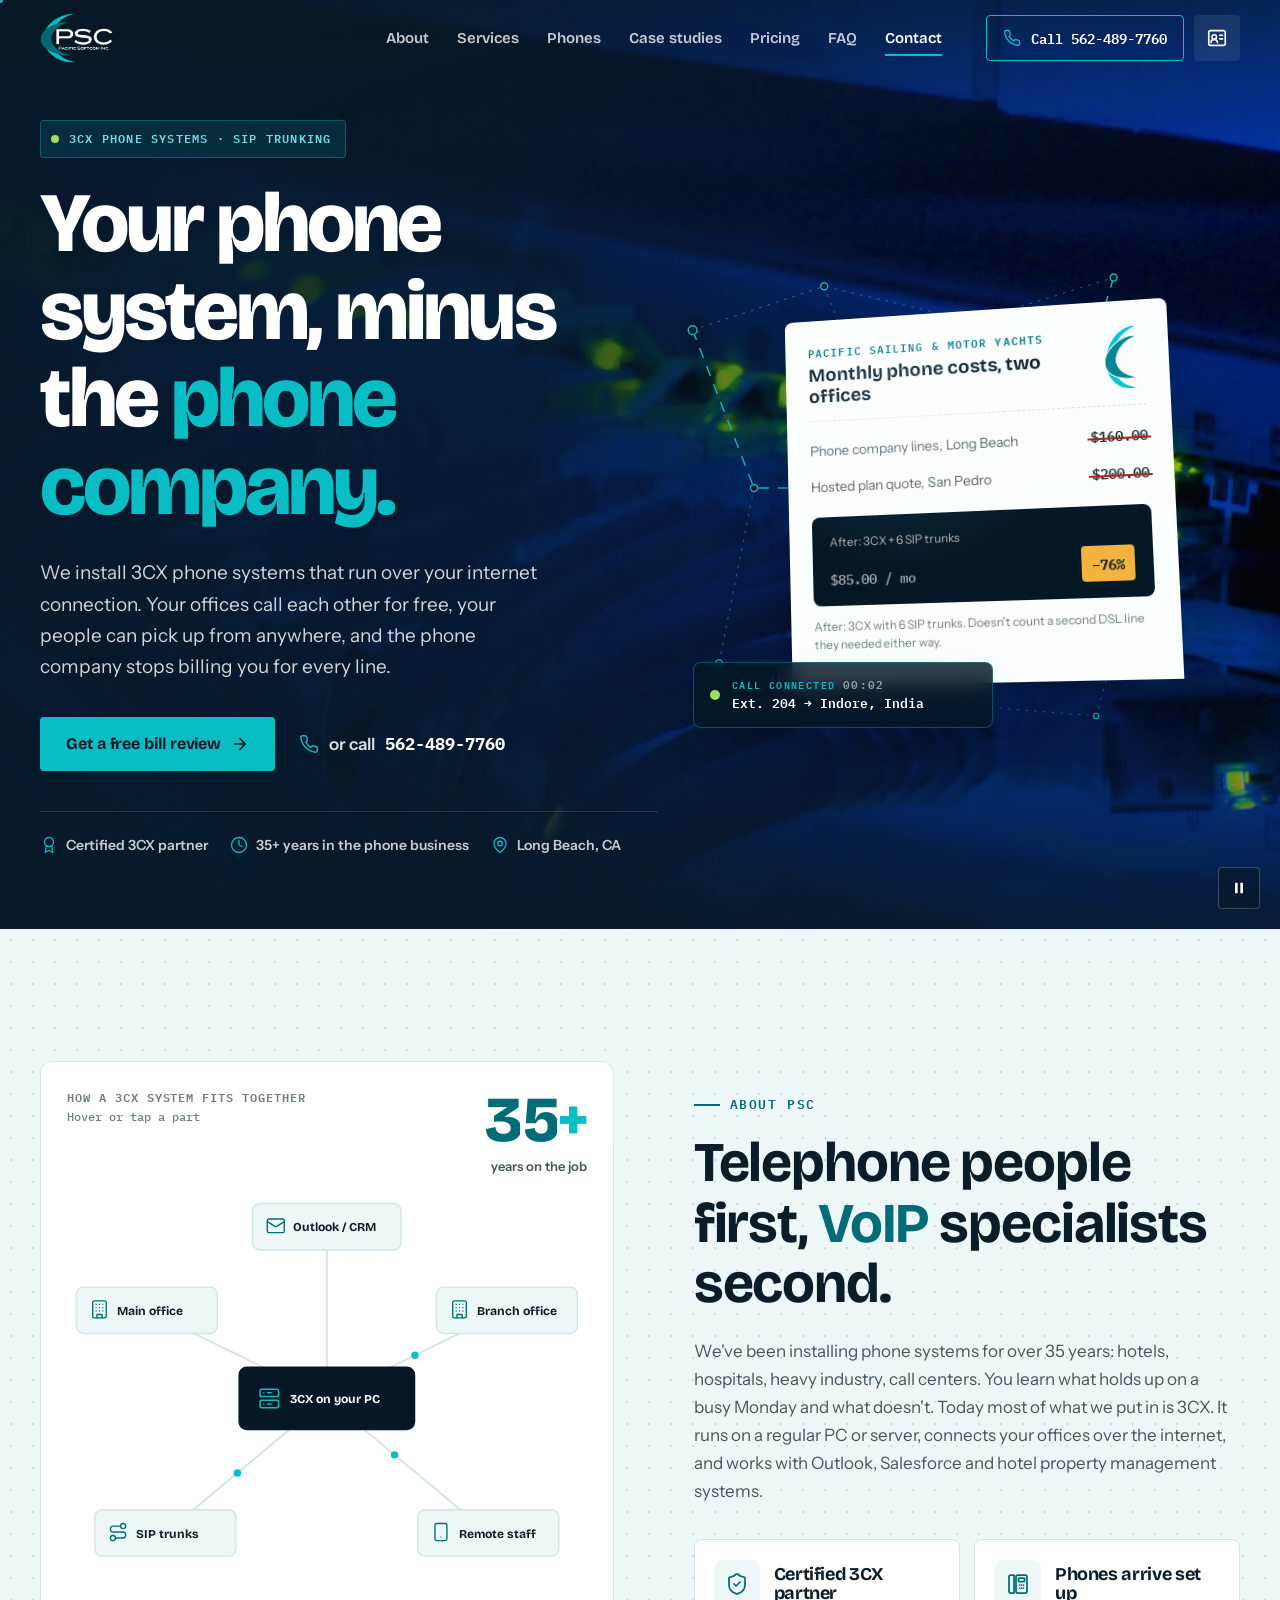
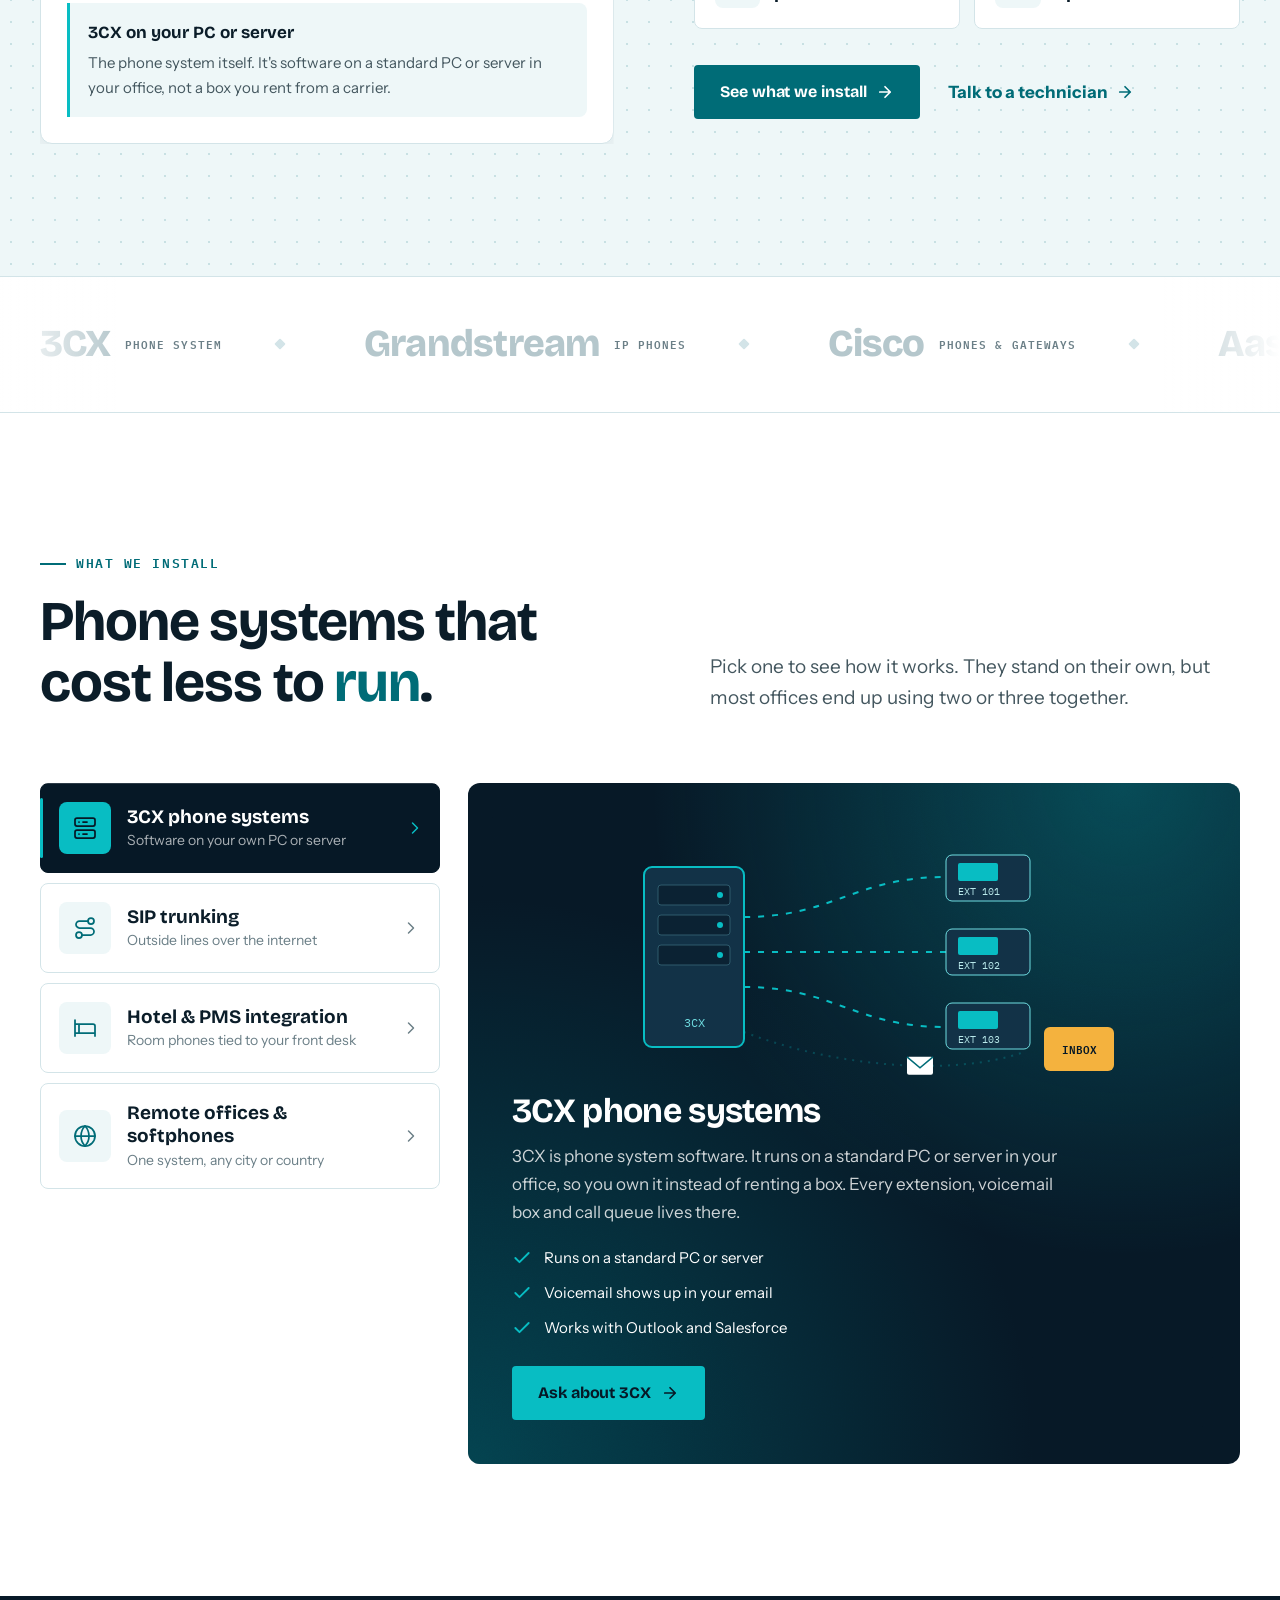
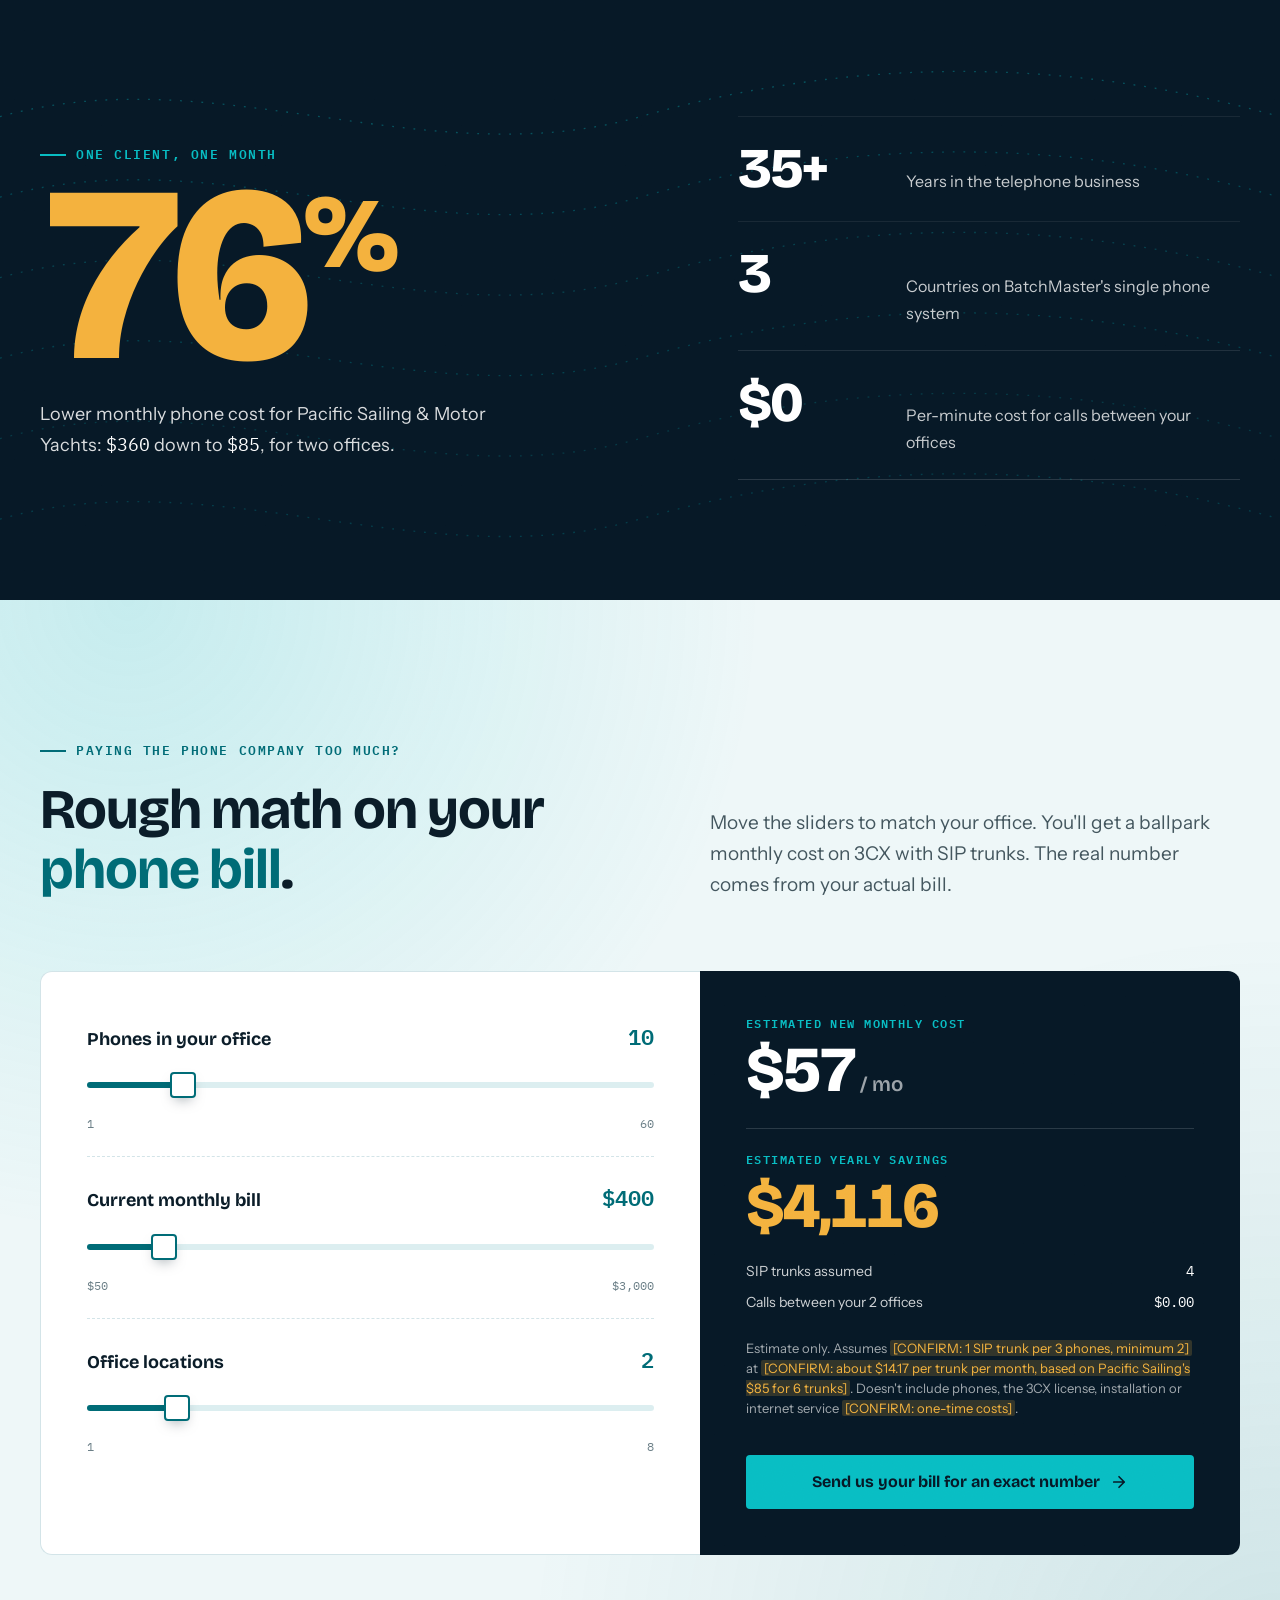
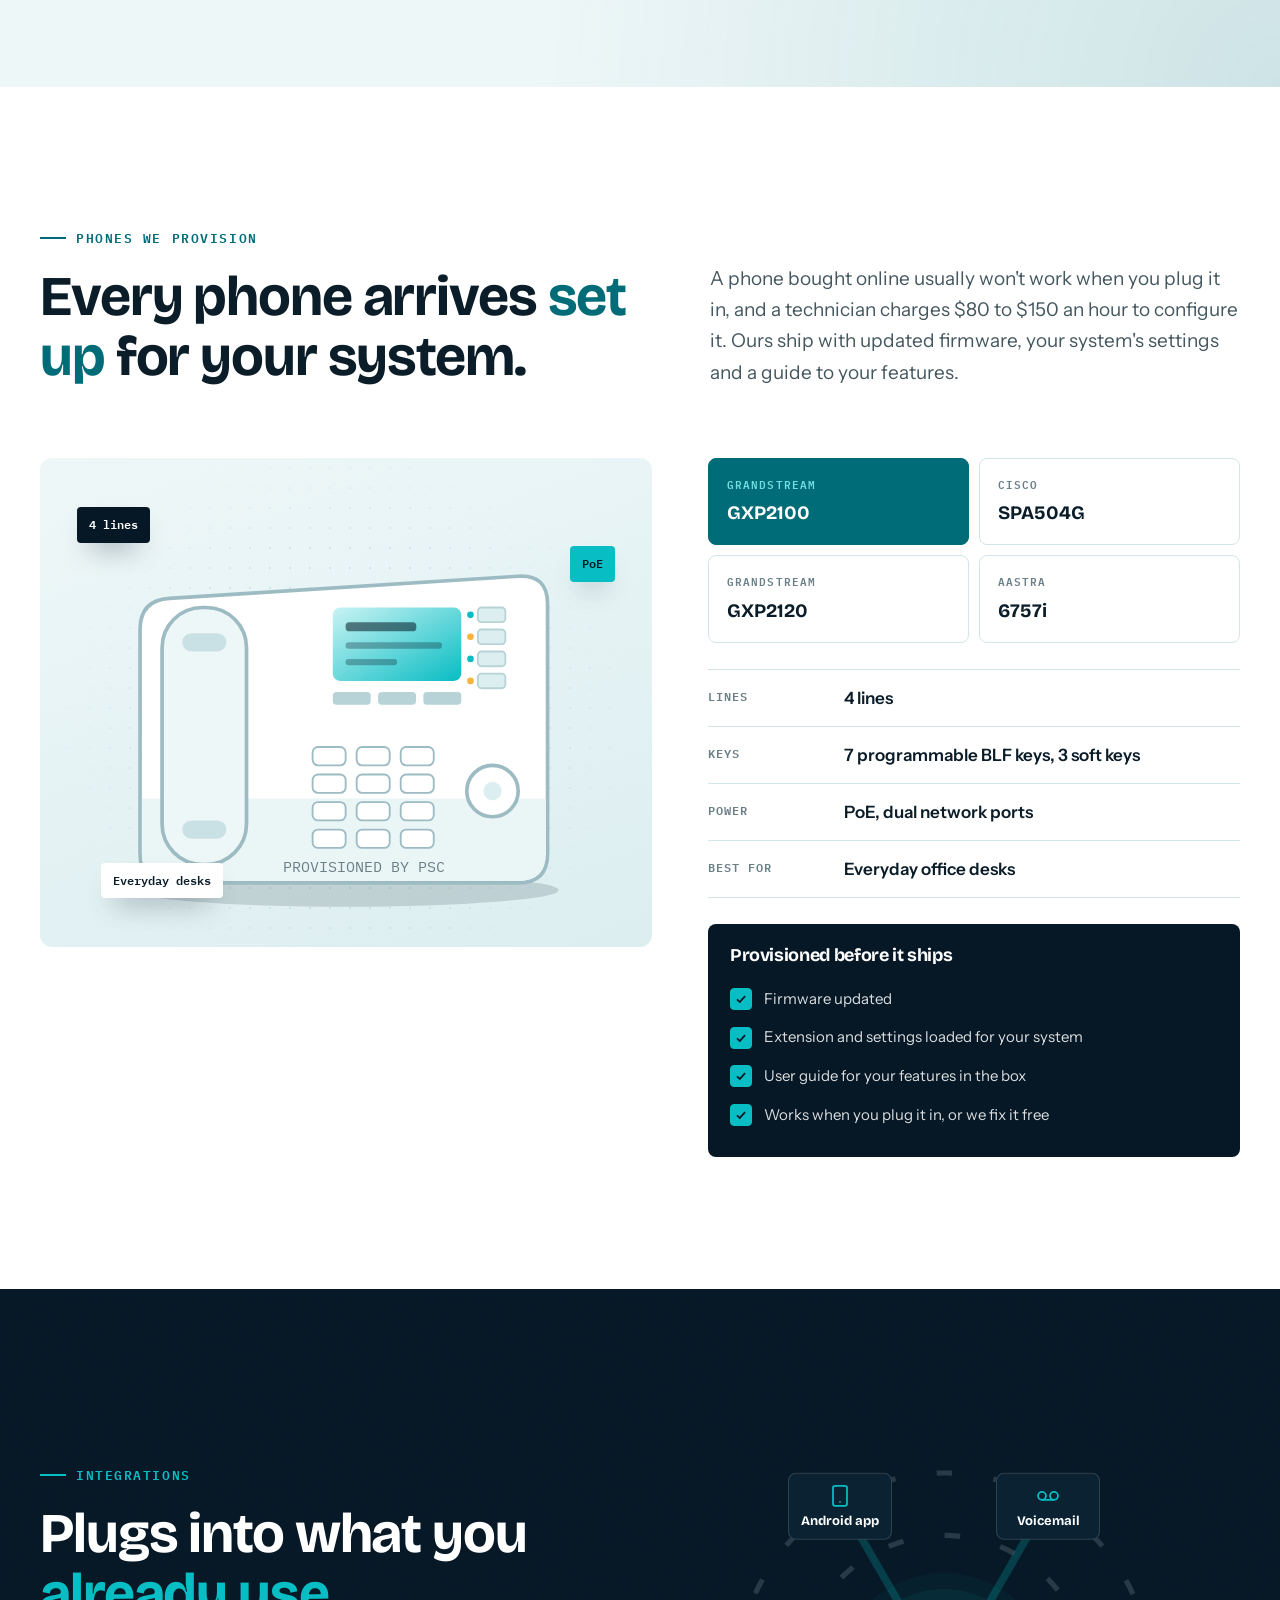
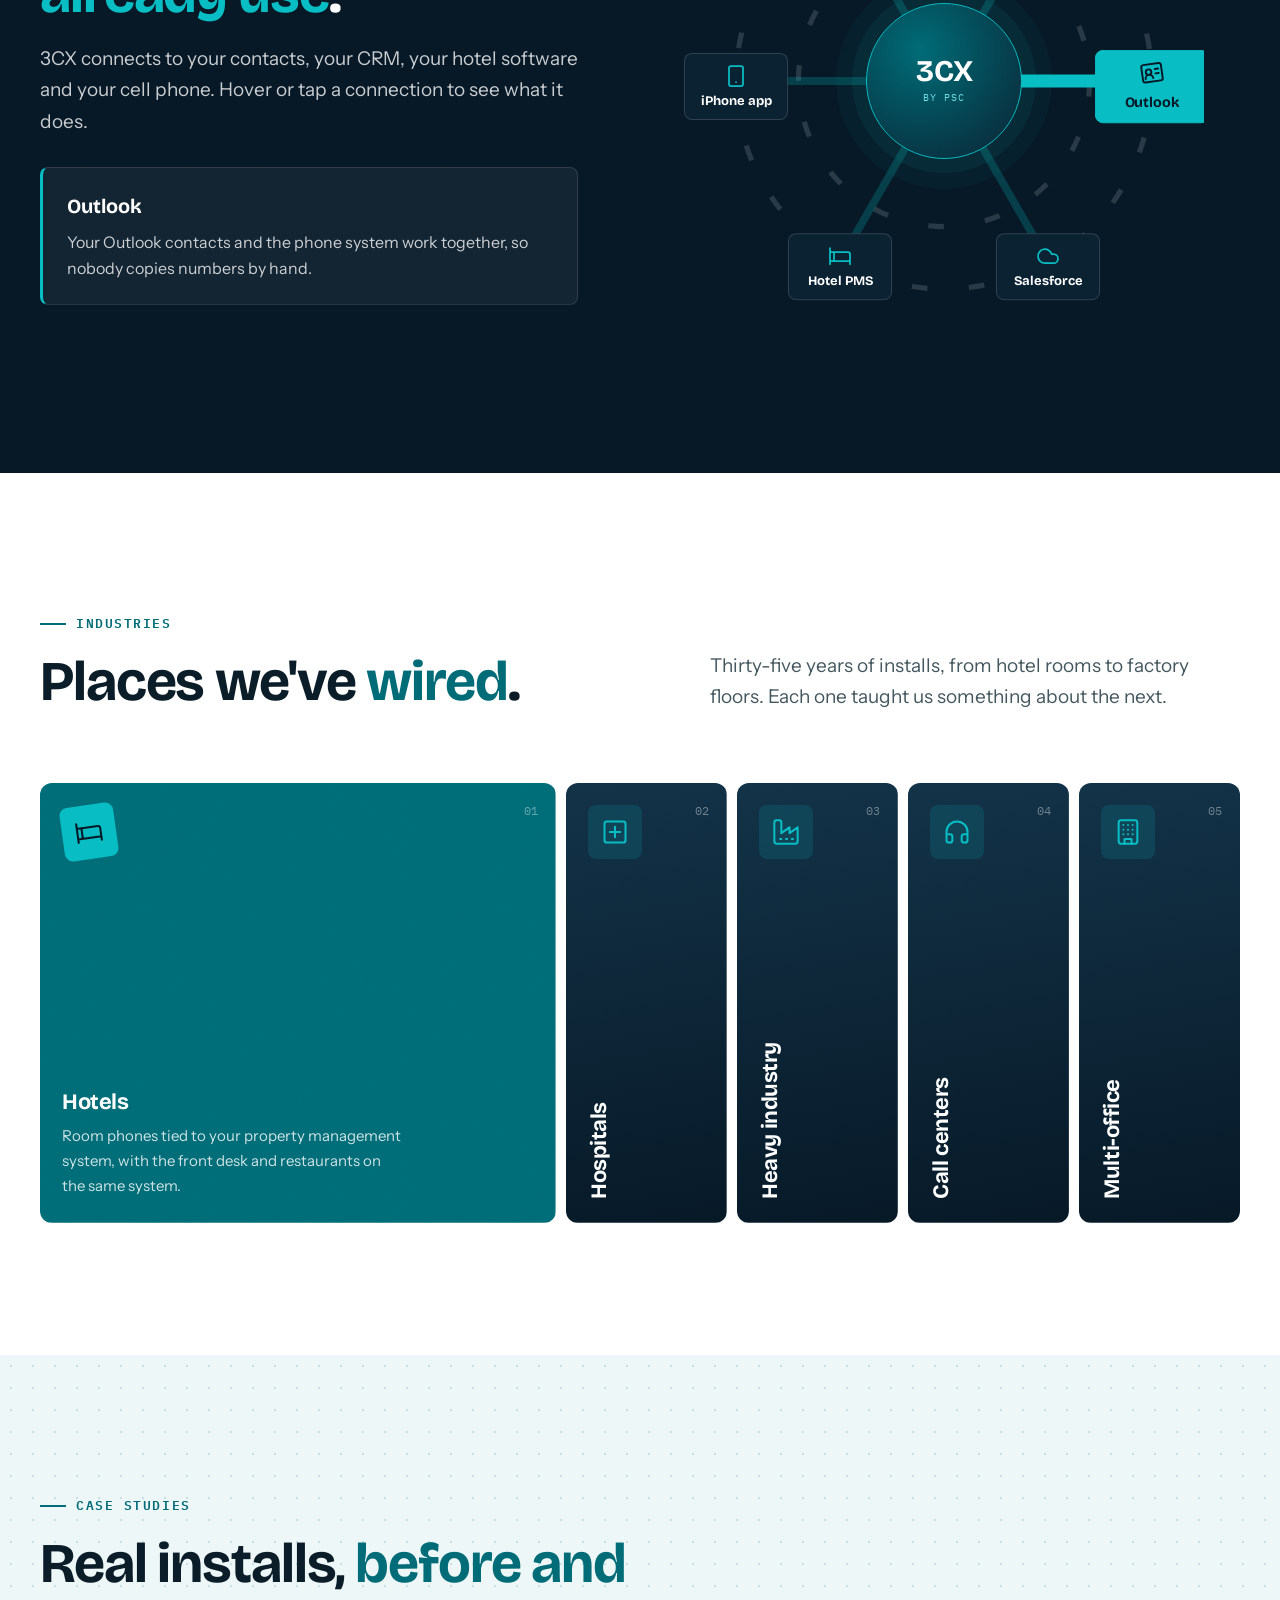
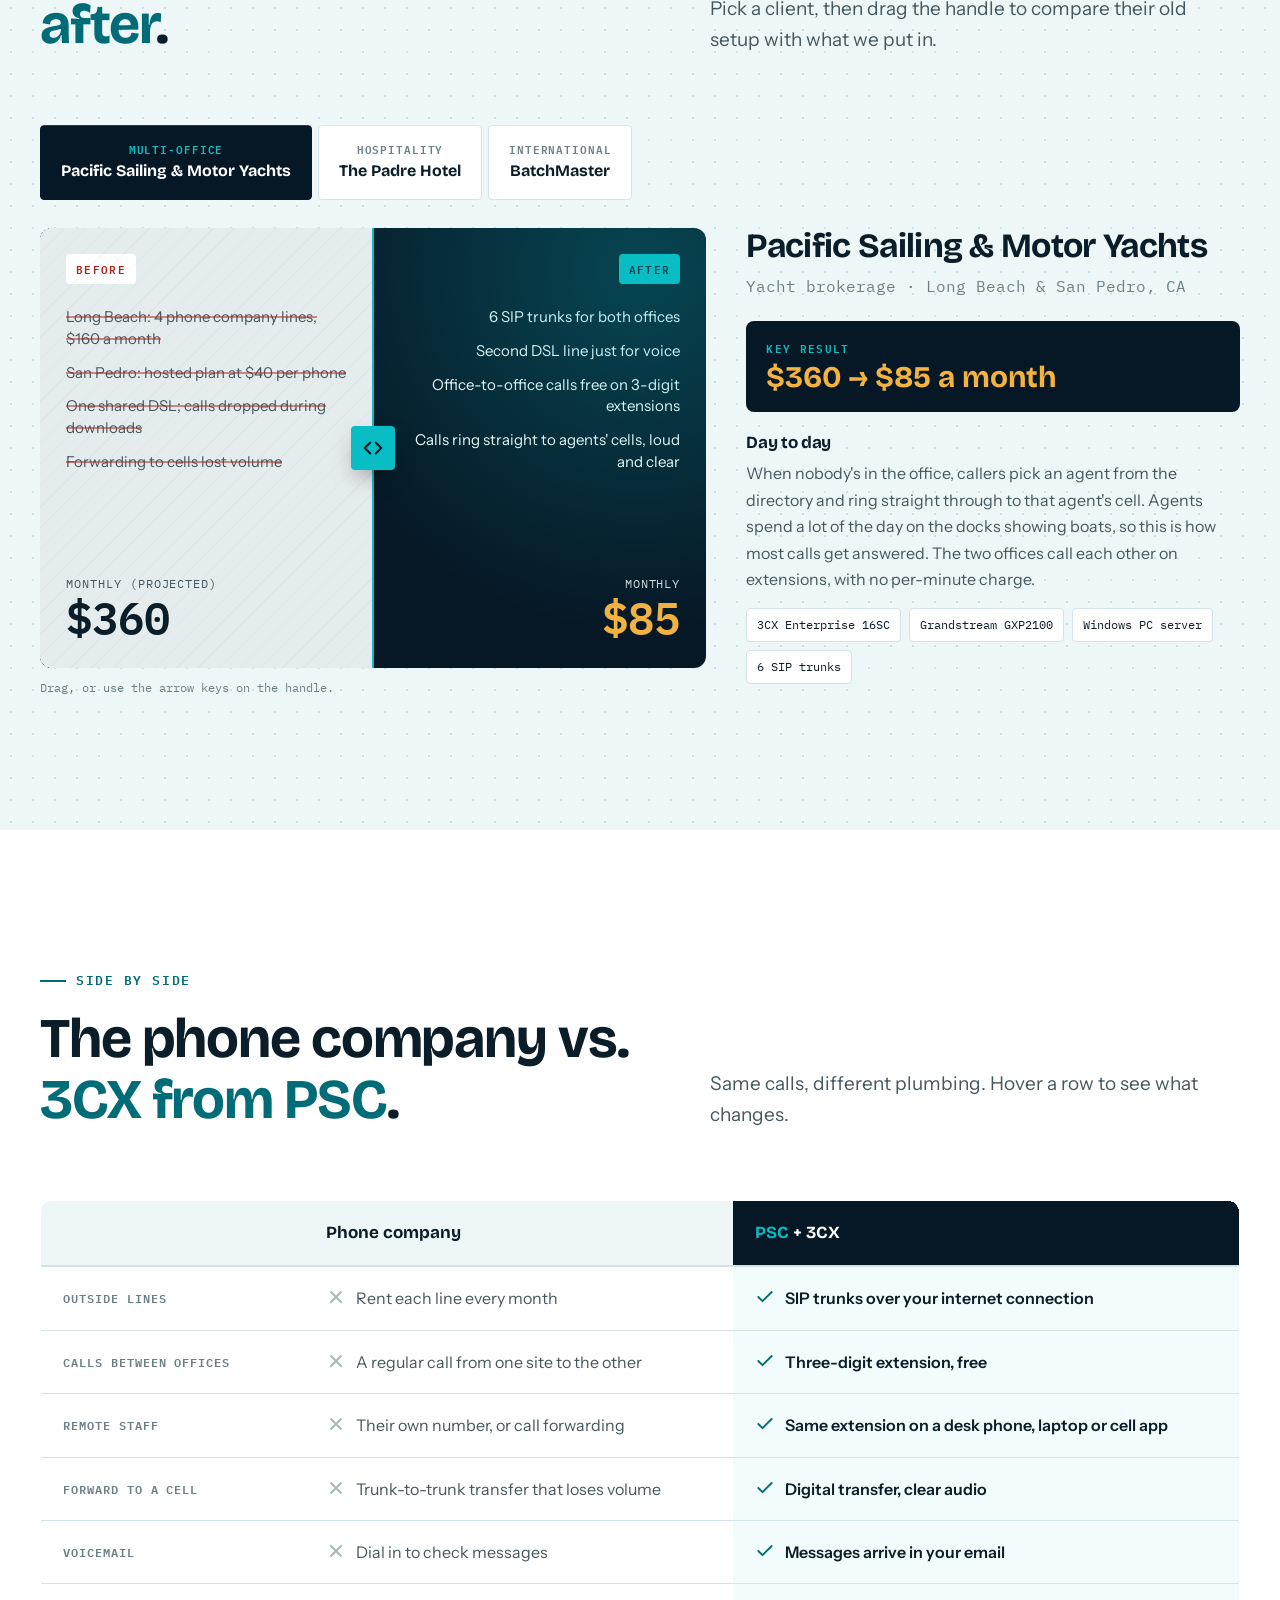
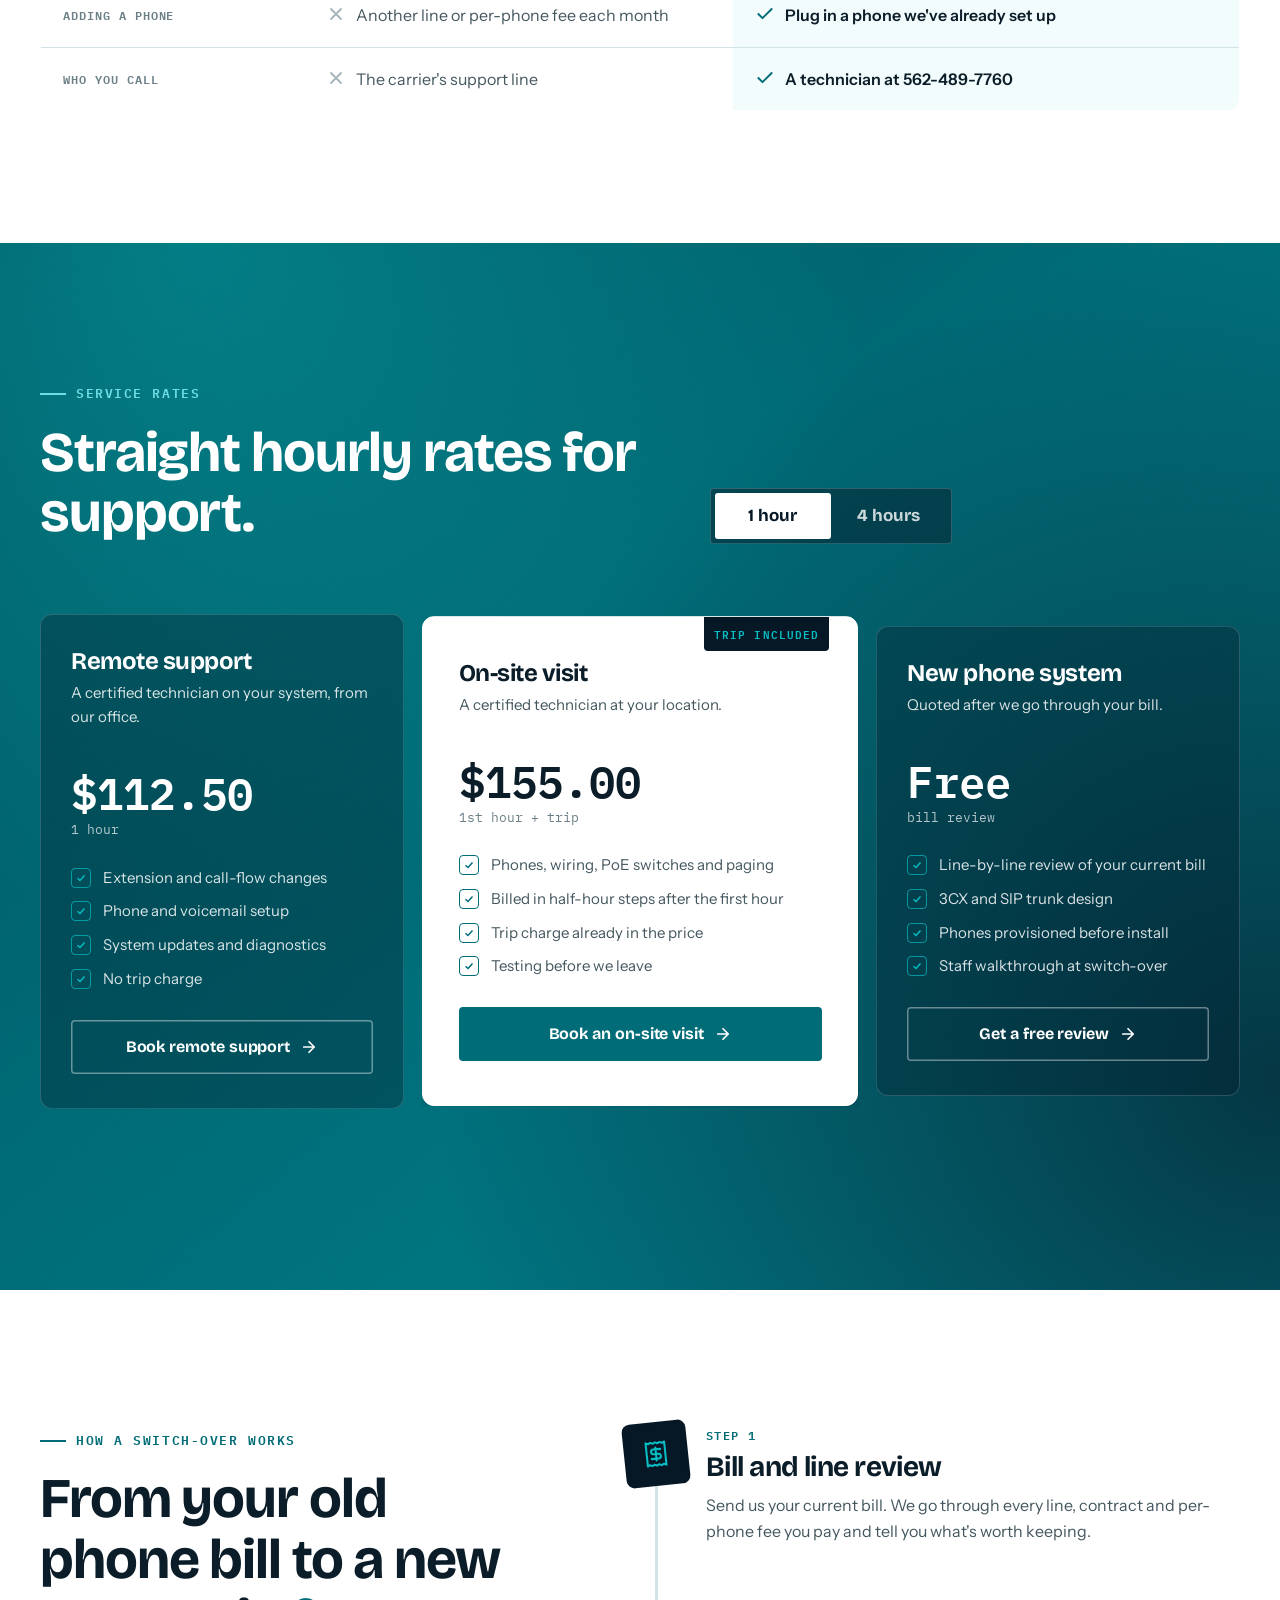
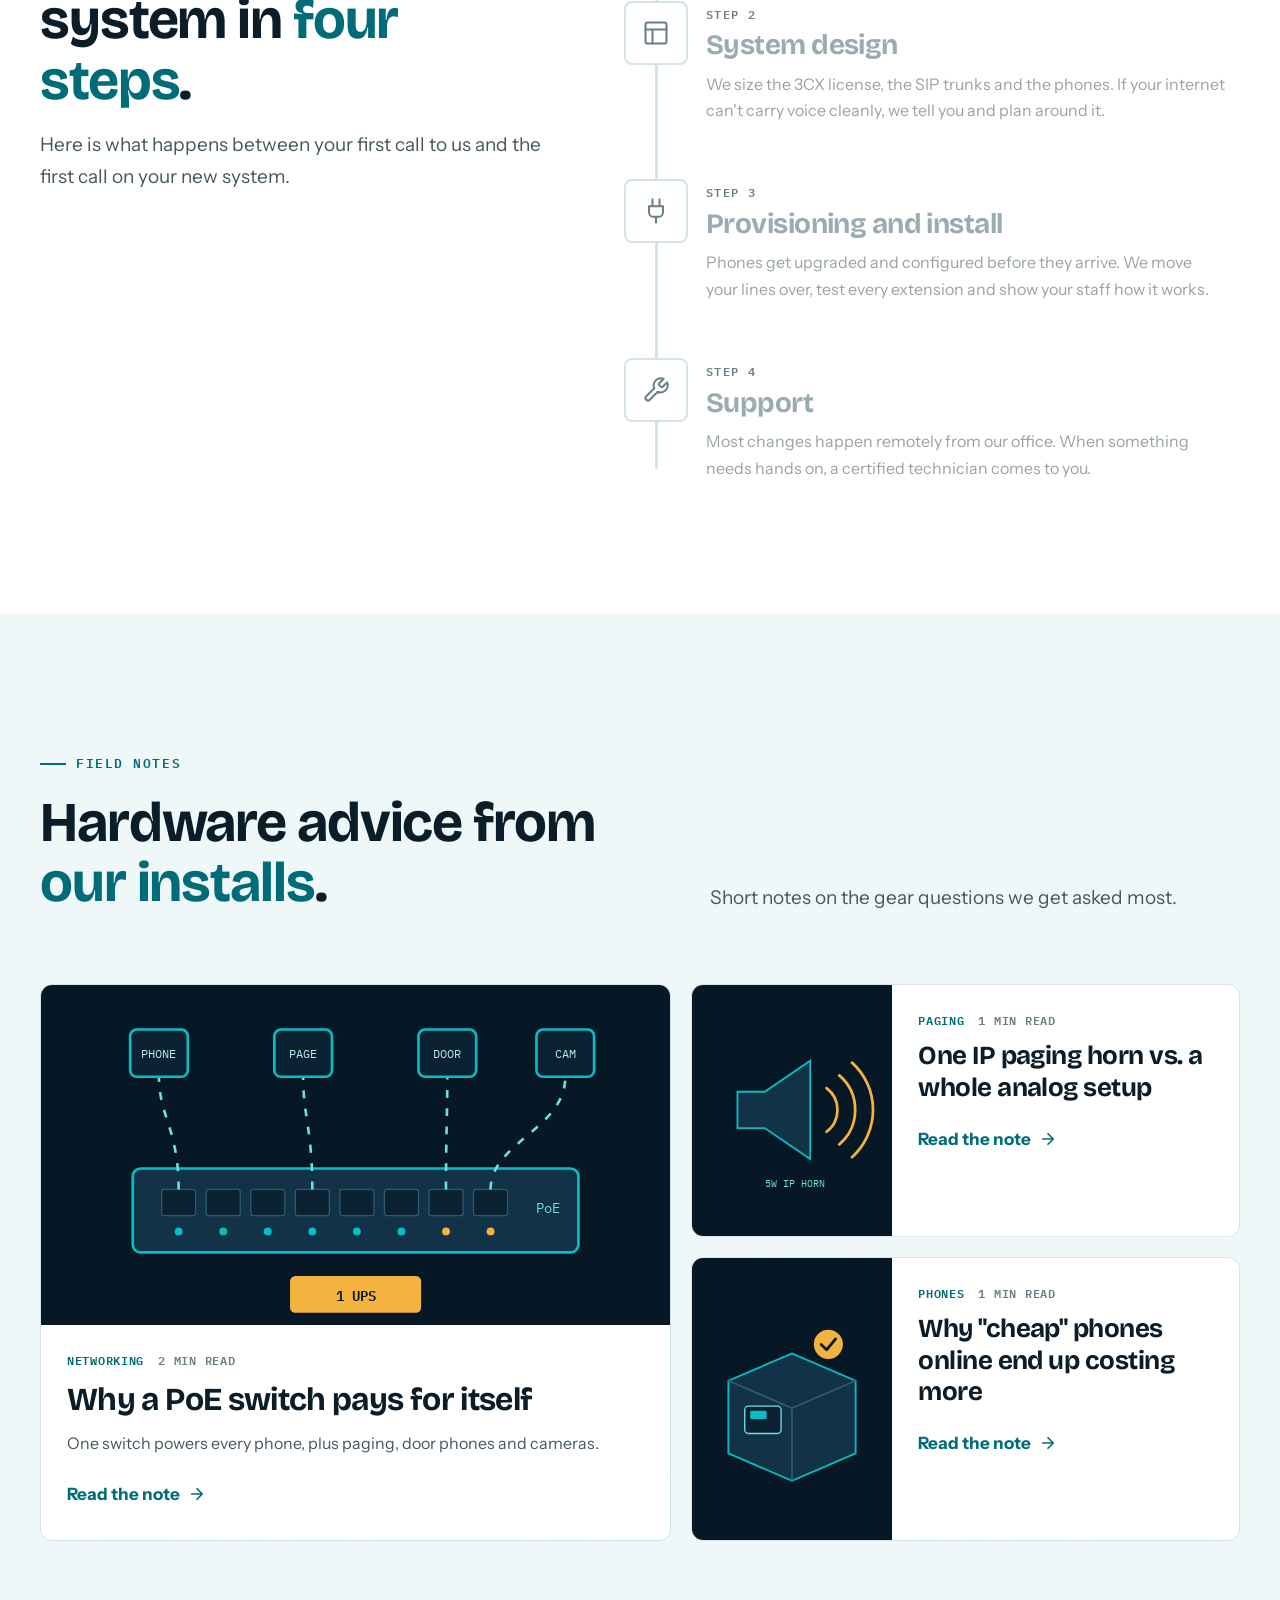
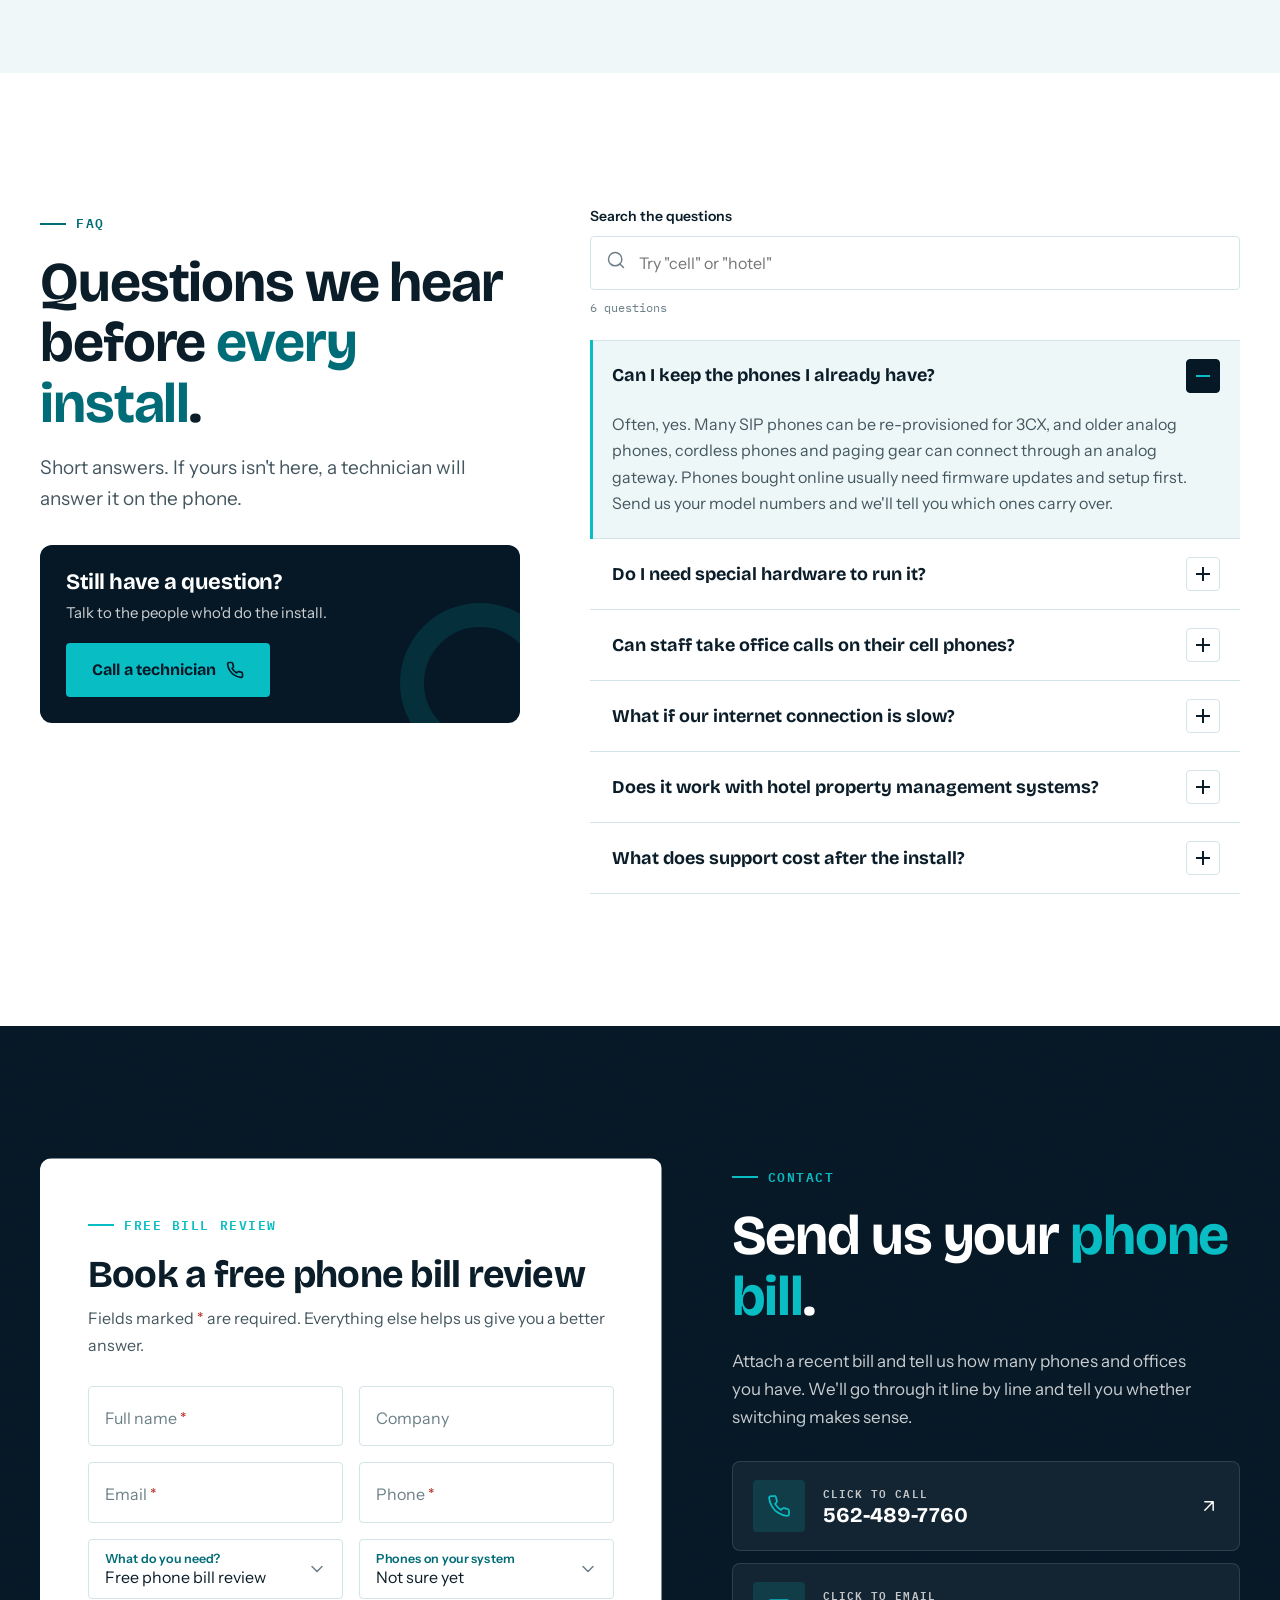
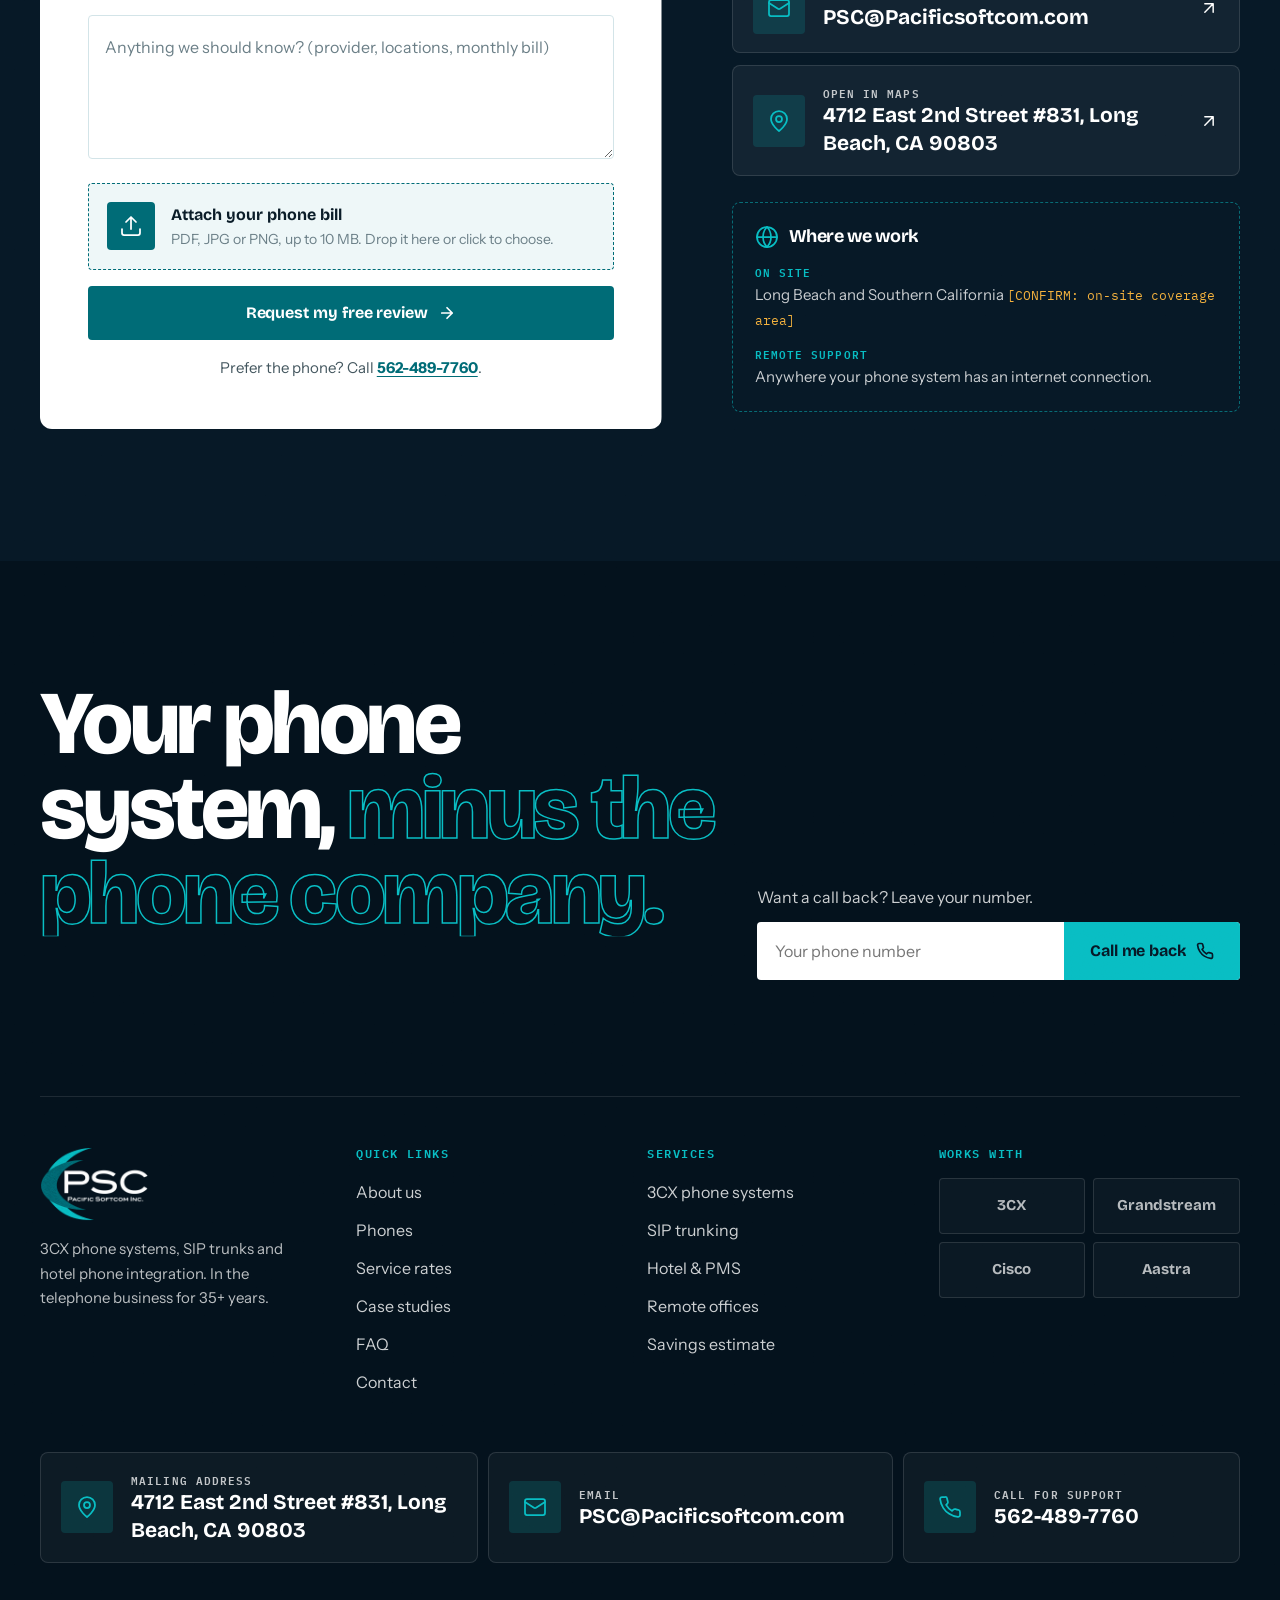
<file: index.html>
<!DOCTYPE html>
<html lang="en">

<head>
  <meta charset="UTF-8">
  <meta name="viewport" content="width=device-width, initial-scale=1.0">
  <title>Pacific Softcom | 3CX Phone Systems &amp; SIP Trunking, Long Beach CA</title>
  <meta name="description" content="Pacific Softcom installs and supports 3CX phone systems, SIP trunks, hotel PMS phone integration and remote office phones. 35+ years in the telephone business. Send us your bill for a free review.">

  <link rel="icon" href="assets/images/favicon.ico" sizes="any">
  <link rel="icon" type="image/png" sizes="32x32" href="assets/images/favicon-32x32.png">
  <link rel="icon" type="image/png" sizes="16x16" href="assets/images/favicon-16x16.png">
  <link rel="apple-touch-icon" sizes="180x180" href="assets/images/apple-touch-icon.png">
  <link rel="manifest" href="site.webmanifest">
  <meta name="theme-color" content="#061826">

  <meta property="og:title" content="Pacific Softcom | Your phone system, minus the phone company">
  <meta property="og:description" content="3CX phone systems, SIP trunking and hotel phone integration from a Long Beach team with 35+ years in telephony.">
  <meta property="og:type" content="website">
  <meta property="og:image" content="assets/images/hero-poster.jpg">

  <link rel="preconnect" href="https://fonts.googleapis.com">
  <link rel="preconnect" href="https://fonts.gstatic.com" crossorigin>
  <link href="https://fonts.googleapis.com/css2?family=Bricolage+Grotesque:opsz,wght@12..96,500..800&family=Instrument+Sans:wght@400;500;600;700&family=IBM+Plex+Mono:wght@500;600&display=swap" rel="stylesheet">
  <link rel="preload" as="image" href="assets/images/hero-poster.jpg">

  <script type="application/ld+json">
  {
    "@context": "https://schema.org",
    "@type": "LocalBusiness",
    "name": "Pacific Softcom Inc.",
    "description": "3CX IP phone systems, SIP trunking, hotel PMS phone integration and remote office telephony.",
    "telephone": "+1-562-489-7760",
    "email": "PSC@Pacificsoftcom.com",
    "url": "http://pacificsoftcom.com/",
    "address": {
      "@type": "PostalAddress",
      "streetAddress": "4712 East 2nd Street #831",
      "addressLocality": "Long Beach",
      "addressRegion": "CA",
      "postalCode": "90803",
      "addressCountry": "US"
    }
  }
  </script>

  <style>
    /* ==========================================================
       PACIFIC SOFTCOM - DESIGN TOKENS
       Sampled from PSC Logo.png:
         bright arc  #08BDC3  -> --cyan
         deep arc    #006C77  -> --teal
       Navy, ice and amber are built around those two.
       Contrast:
         white on --teal     6.1:1   buttons, fills
         --navy on --cyan    7.5:1   cyan buttons, chips
         --amber on --navy   9.6:1   savings numbers (dark surfaces ONLY)
         white on --cyan     2.2:1   never
         --slate on white    7.0:1   body copy
       ========================================================== */
    :root {
      --navy: #061826;
      --navy-2: #0B2233;
      --navy-3: #123247;
      --teal: #006C77;
      --teal-2: #00545D;
      --cyan: #08BDC3;
      --cyan-2: #6FDDE1;
      --ice: #EEF7F8;
      --ice-2: #DCEEF0;
      --paper: #FFFFFF;
      --ink: #0B1D29;
      --slate: #44575F;
      --mute: #6B7F87;
      --line: #D3E4E8;
      --amber: #F4B23E;
      --danger: #B42318;
      --ok: #0F7A4A;

      --f-display: "Bricolage Grotesque", "Segoe UI", system-ui, sans-serif;
      --f-body: "Instrument Sans", "Segoe UI", system-ui, sans-serif;
      --f-mono: "IBM Plex Mono", ui-monospace, Consolas, monospace;

      --r-sm: 4px;
      --r: 8px;
      --r-lg: 12px;

      --shadow: 0 20px 44px -26px rgba(6, 24, 38, .45);
      --shadow-lg: 0 40px 80px -36px rgba(6, 24, 38, .6);

      --ease: cubic-bezier(.22, .9, .3, 1);
      --ease-io: cubic-bezier(.65, 0, .35, 1);
      --dur: 260ms;

      --z-header: 100;
      --z-float: 200;
      --z-overlay: 900;
      --z-panel: 1000;
      --z-cursor: 2000;

      --grain: url("data:image/svg+xml;utf8,<svg xmlns='http://www.w3.org/2000/svg' width='180' height='180'><filter id='n'><feTurbulence type='fractalNoise' baseFrequency='.9' numOctaves='3' stitchTiles='stitch'/><feColorMatrix values='0 0 0 0 1  0 0 0 0 1  0 0 0 0 1  0 0 0 .55 0'/></filter><rect width='100%' height='100%' filter='url(%23n)'/></svg>");
    }

    *, *::before, *::after { box-sizing: border-box; }

    html {
      scroll-behavior: smooth;
      scroll-padding-top: 84px;
      -webkit-text-size-adjust: 100%;
    }

    body {
      margin: 0;
      font-family: var(--f-body);
      font-size: 17px;
      line-height: 1.65;
      color: var(--slate);
      background: var(--paper);
      -webkit-font-smoothing: antialiased;
      overflow-x: hidden;
    }
    body.is-locked { overflow: hidden; }

    img, svg, video { display: block; max-width: 100%; }
    h1, h2, h3, h4 {
      margin: 0;
      font-family: var(--f-display);
      font-weight: 700;
      line-height: 1.08;
      letter-spacing: -0.02em;
      color: var(--ink);
    }
    p { margin: 0 0 1em; }
    p:last-child { margin-bottom: 0; }
    a { color: inherit; text-decoration: none; }
    ul, ol { margin: 0; padding: 0; list-style: none; }
    button, input, select, textarea { font: inherit; color: inherit; }
    button { cursor: pointer; background: none; border: 0; padding: 0; }
    table { border-collapse: collapse; }

    :focus-visible { outline: 3px solid var(--cyan); outline-offset: 3px; border-radius: 2px; }

    .sr-only {
      position: absolute !important; width: 1px; height: 1px; padding: 0; margin: -1px;
      overflow: hidden; clip: rect(0, 0, 0, 0); white-space: nowrap; border: 0;
    }
    .skip-link {
      position: fixed; top: 10px; left: 10px; z-index: var(--z-cursor);
      padding: 12px 18px; background: var(--cyan); color: var(--navy); font-weight: 700;
      border-radius: var(--r-sm); transform: translateY(-180%); transition: transform var(--dur) var(--ease);
    }
    .skip-link:focus { transform: none; }

    .icon { width: 24px; height: 24px; flex: none; fill: none; stroke: currentColor; stroke-width: 1.75; stroke-linecap: round; stroke-linejoin: round; }

    .container { width: min(1200px, 100% - 40px); margin-inline: auto; }
    .section { position: relative; padding-block: clamp(84px, 11vw, 132px); }
    .bg-ice { background: var(--ice); }
    .bg-navy { background: var(--navy); color: rgba(255, 255, 255, .78); }
    .bg-navy h2, .bg-navy h3 { color: var(--paper); }

    /* grain + mesh textures */
    .grain { position: relative; isolation: isolate; }
    .grain::after {
      content: ""; position: absolute; inset: 0; z-index: -1; pointer-events: none;
      background-image: var(--grain); opacity: .07; mix-blend-mode: overlay;
    }
    .bg-ice.grain::after { opacity: .5; mix-blend-mode: soft-light; }
    .dotgrid { background-image: radial-gradient(rgba(0, 108, 119, .16) 1.2px, transparent 1.3px); background-size: 22px 22px; }

    /* type helpers */
    .kicker {
      display: inline-flex; align-items: center; gap: 10px; margin-bottom: 18px;
      font-family: var(--f-mono); font-size: 13px; font-weight: 600; letter-spacing: .12em; text-transform: uppercase;
      color: var(--teal);
    }
    .kicker::before { content: ""; width: 26px; height: 2px; background: currentColor; }
    .bg-navy .kicker, .on-dark .kicker { color: var(--cyan); }
    .h2 { font-size: clamp(32px, 4.6vw, 56px); }
    .h2 em { font-style: normal; color: var(--teal); }
    .bg-navy .h2 em, .on-dark .h2 em { color: var(--cyan); }
    .lead { font-size: clamp(17px, 1.6vw, 19px); max-width: 560px; }
    .mono { font-family: var(--f-mono); }
    .head-split { display: grid; gap: 22px 60px; align-items: end; margin-bottom: clamp(44px, 6vw, 70px); }
    @media (min-width: 992px) { .head-split { grid-template-columns: 1.15fr 1fr; } }

    /* ==========================================================
       BUTTONS (squared, fill sweep on hover)
       ========================================================== */
    .btn {
      position: relative; isolation: isolate; overflow: hidden;
      display: inline-flex; align-items: center; justify-content: center; gap: 10px;
      min-height: 54px; padding: 0 26px;
      border-radius: var(--r-sm);
      background: var(--teal); color: var(--paper);
      font-family: var(--f-display); font-weight: 700; font-size: 16px; letter-spacing: -0.005em; line-height: 1;
      white-space: nowrap; touch-action: manipulation;
      transition: color var(--dur) var(--ease), box-shadow var(--dur) var(--ease);
    }
    .btn::before {
      content: ""; position: absolute; inset: 0; z-index: -1;
      background: var(--cyan);
      transform: scaleX(0); transform-origin: right;
      transition: transform 420ms var(--ease);
    }
    .btn:hover::before { transform: scaleX(1); transform-origin: left; }
    .btn:hover { color: var(--navy); box-shadow: 0 16px 34px -18px rgba(8, 189, 195, .8); }
    .btn .icon { width: 18px; height: 18px; stroke-width: 2.25; transition: transform var(--dur) var(--ease); }
    .btn:hover .icon { transform: translateX(4px); }
    .btn--cyan { background: var(--cyan); color: var(--navy); }
    .btn--cyan::before { background: var(--paper); }
    .btn--ghost { background: transparent; color: var(--paper); box-shadow: inset 0 0 0 1.5px rgba(255, 255, 255, .4); }
    .btn--ghost::before { background: var(--paper); }
    .btn--line { background: transparent; color: var(--teal); box-shadow: inset 0 0 0 1.5px var(--teal); }
    .btn--line::before { background: var(--teal); }
    .btn--line:hover { color: var(--paper); }
    .btn--block { width: 100%; }
    .btn--sm { min-height: 46px; padding: 0 20px; font-size: 15px; }

    .text-link {
      display: inline-flex; align-items: center; gap: 8px; font-weight: 700; color: var(--teal);
      background: linear-gradient(currentColor, currentColor) 0 100% / 0 2px no-repeat;
      transition: background-size var(--dur) var(--ease);
    }
    .text-link:hover { background-size: 100% 2px; }
    .text-link .icon { width: 18px; height: 18px; stroke-width: 2.25; transition: transform var(--dur) var(--ease); }
    .text-link:hover .icon { transform: translateX(5px); }

    /* ==========================================================
       CUSTOM CURSOR (fine pointers only, added by JS)
       ========================================================== */
    .cursor, .cursor-dot { display: none; }
    .has-cursor .cursor, .has-cursor .cursor-dot {
      display: block; position: fixed; top: 0; left: 0; z-index: var(--z-cursor);
      pointer-events: none; border-radius: 50%;
    }
    .has-cursor .cursor {
      width: 38px; height: 38px; margin: -19px 0 0 -19px;
      border: 1.5px solid var(--cyan);
      display: grid; place-items: center;
      transition: width 280ms var(--ease), height 280ms var(--ease), margin 280ms var(--ease), background-color 280ms, border-color 280ms, opacity 200ms;
      mix-blend-mode: normal;
    }
    .has-cursor .cursor-dot { width: 6px; height: 6px; margin: -3px 0 0 -3px; background: var(--cyan); transition: opacity 200ms, transform 200ms; }
    .cursor-label {
      font-family: var(--f-mono); font-size: 11px; font-weight: 600; letter-spacing: .08em; text-transform: uppercase;
      color: var(--navy); opacity: 0; transform: scale(.6); transition: opacity 200ms, transform 200ms;
    }
    .cursor.is-hover { width: 64px; height: 64px; margin: -32px 0 0 -32px; background: rgba(8, 189, 195, .18); border-color: var(--cyan); }
    .cursor.is-label { width: 78px; height: 78px; margin: -39px 0 0 -39px; background: var(--cyan); border-color: var(--cyan); }
    .cursor.is-label .cursor-label { opacity: 1; transform: none; }
    .cursor.is-label + .cursor-dot, .cursor.is-hover + .cursor-dot { opacity: 0; }
    .cursor.is-text { opacity: 0; }
    .cursor.is-text + .cursor-dot { opacity: 0; }
    .cursor.is-hidden, .cursor.is-hidden + .cursor-dot { opacity: 0; }
    .has-cursor body, .has-cursor a, .has-cursor button, .has-cursor [role="tab"], .has-cursor [role="slider"], .has-cursor label { cursor: none; }
    .has-cursor input, .has-cursor textarea, .has-cursor select { cursor: auto; }
    .has-cursor input[type="text"], .has-cursor input[type="email"], .has-cursor input[type="tel"], .has-cursor input[type="search"], .has-cursor textarea { cursor: text; }
    .has-cursor input[type="range"] { cursor: grab; }

    /* ==========================================================
       PROGRESS + BACK TO TOP
       ========================================================== */
    .progress-bar { position: fixed; top: 0; left: 0; z-index: calc(var(--z-header) + 1); width: 100%; height: 2px; background: var(--cyan); transform-origin: 0 50%; transform: scaleX(0); }
    .to-top {
      position: fixed; right: 22px; bottom: 22px; z-index: var(--z-float);
      width: 56px; height: 56px; border-radius: 50%;
      background: var(--navy); color: var(--paper);
      box-shadow: 0 14px 30px -14px rgba(6, 24, 38, .7);
      opacity: 0; visibility: hidden; transform: translateY(14px) scale(.9);
      transition: opacity var(--dur), transform var(--dur) var(--ease), visibility var(--dur), background-color var(--dur);
    }
    .to-top.is-visible { opacity: 1; visibility: visible; transform: none; }
    .to-top:hover { background: var(--teal); }
    .to-top svg.ring { position: absolute; inset: 0; width: 100%; height: 100%; transform: rotate(-90deg); }
    .to-top .ring circle { fill: none; stroke-width: 3; }
    .to-top .ring .track { stroke: rgba(255, 255, 255, .15); }
    .to-top .ring .fill { stroke: var(--cyan); stroke-linecap: round; }
    .to-top .icon { position: absolute; inset: 0; margin: auto; width: 20px; height: 20px; stroke-width: 2.25; transition: transform var(--dur) var(--ease); }
    .to-top:hover .icon { transform: translateY(-3px); }

    /* ==========================================================
       HEADER
       ========================================================== */
    .site-header {
      position: fixed; top: 0; left: 0; right: 0; z-index: var(--z-header);
      transition: transform 380ms var(--ease), background-color 300ms, box-shadow 300ms, border-color 300ms;
      border-bottom: 1px solid transparent;
    }
    .site-header.is-scrolled {
      background: rgba(6, 24, 38, .84);
      backdrop-filter: blur(14px) saturate(140%);
      -webkit-backdrop-filter: blur(14px) saturate(140%);
      border-bottom-color: rgba(255, 255, 255, .08);
    }
    .site-header.is-hidden { transform: translateY(-100%); }
    .header-row { display: flex; align-items: center; gap: 24px; height: 76px; }
    .brand img { height: 50px; width: auto; }

    .main-nav { display: none; margin-left: auto; }
    .main-nav ul { display: flex; gap: 4px; }
    .main-nav a {
      position: relative; display: block; padding: 10px 12px;
      font-family: var(--f-display); font-weight: 600; font-size: 15px; color: rgba(255, 255, 255, .78);
      transition: color var(--dur);
    }
    .main-nav a::after {
      content: ""; position: absolute; left: 12px; right: 12px; bottom: 4px; height: 2px; background: var(--cyan);
      transform: scaleX(0); transform-origin: right; transition: transform 320ms var(--ease);
    }
    .main-nav a:hover, .main-nav a.is-active { color: var(--paper); }
    .main-nav a:hover::after, .main-nav a.is-active::after { transform: scaleX(1); transform-origin: left; }

    .header-actions { display: flex; align-items: center; gap: 10px; margin-left: auto; }
    .call-btn {
      display: inline-flex; align-items: center; gap: 10px; height: 46px; padding: 0 16px;
      border-radius: var(--r-sm); border: 1.5px solid var(--cyan); color: var(--paper);
      font-family: var(--f-mono); font-weight: 600; font-size: 14px;
      transition: background-color var(--dur), color var(--dur);
    }
    .call-btn .icon { width: 18px; height: 18px; color: var(--cyan); transition: color var(--dur); }
    .call-btn:hover { background: var(--cyan); color: var(--navy); }
    .call-btn:hover .icon { color: var(--navy); animation: ring 900ms var(--ease) infinite; }
    .call-btn .lbl { display: none; }
    @keyframes ring {
      0%, 100% { transform: rotate(0); }
      10%, 30%, 50% { transform: rotate(-16deg); }
      20%, 40% { transform: rotate(16deg); }
      60% { transform: rotate(0); }
    }
    .sq-btn {
      display: grid; place-items: center; width: 46px; height: 46px; border-radius: var(--r-sm);
      background: rgba(255, 255, 255, .08); color: var(--paper);
      transition: background-color var(--dur), color var(--dur);
    }
    .sq-btn:hover { background: var(--paper); color: var(--navy); }
    .sq-btn .icon { width: 22px; height: 22px; }
    @media (min-width: 576px) { .call-btn .lbl { display: inline; } }
    @media (min-width: 1200px) {
      .main-nav { display: block; }
      .menu-toggle { display: none; }
      .header-actions { margin-left: 8px; }
    }

    /* quick-contact panel */
    .overlay { position: fixed; inset: 0; z-index: var(--z-overlay); background: rgba(6, 24, 38, .6); opacity: 0; visibility: hidden; transition: opacity var(--dur), visibility var(--dur); }
    .overlay.is-open { opacity: 1; visibility: visible; }
    .quick {
      position: fixed; top: 0; right: 0; bottom: 0; z-index: var(--z-panel);
      width: min(420px, 100%); overflow-y: auto; padding: 32px 30px 40px;
      background: var(--paper); transform: translateX(100%); visibility: hidden;
      transition: transform 420ms var(--ease), visibility 420ms;
    }
    .quick.is-open { transform: none; visibility: visible; }
    .quick-top { display: flex; justify-content: space-between; align-items: center; margin-bottom: 26px; }
    .quick-top img { height: 54px; width: auto; }
    .close-btn { display: grid; place-items: center; width: 46px; height: 46px; border-radius: var(--r-sm); background: var(--ice); color: var(--ink); transition: background-color var(--dur), color var(--dur), transform var(--dur); }
    .close-btn:hover { background: var(--navy); color: var(--paper); transform: rotate(90deg); }
    .quick h2 { font-size: 26px; margin-bottom: 8px; }
    .quick p { font-size: 16px; }
    .quick .tiles { margin: 24px 0; }

    /* full-screen mobile menu */
    .menu-screen {
      position: fixed; inset: 0; z-index: var(--z-panel);
      display: flex; flex-direction: column; padding: 18px 20px 36px;
      background: var(--navy); color: var(--paper);
      clip-path: inset(0 0 100% 0); visibility: hidden;
      transition: clip-path 520ms var(--ease-io), visibility 520ms;
    }
    .menu-screen.is-open { clip-path: inset(0 0 0 0); visibility: visible; }
    .menu-screen::after { content: ""; position: absolute; inset: 0; z-index: -1; background-image: var(--grain); opacity: .06; pointer-events: none; }
    .menu-top { display: flex; justify-content: space-between; align-items: center; height: 58px; }
    .menu-top img { height: 46px; width: auto; }
    .menu-screen .close-btn { background: rgba(255, 255, 255, .1); color: var(--paper); }
    .menu-links { margin: auto 0; padding: 30px 0; }
    .menu-links li { overflow: hidden; }
    .menu-links a {
      display: flex; align-items: baseline; gap: 14px; padding: 6px 0;
      font-family: var(--f-display); font-weight: 700; font-size: clamp(32px, 9vw, 48px); line-height: 1.15;
      transform: translateY(110%); transition: transform 600ms var(--ease), color var(--dur);
    }
    .menu-links a small { font-family: var(--f-mono); font-size: 12px; font-weight: 600; color: var(--cyan); }
    .menu-links a:hover { color: var(--cyan); }
    .menu-screen.is-open .menu-links a { transform: none; transition-delay: calc(120ms + var(--i, 0) * 55ms); }
    .menu-foot { display: grid; gap: 12px; opacity: 0; transform: translateY(16px); transition: opacity 400ms, transform 400ms var(--ease); }
    .menu-screen.is-open .menu-foot { opacity: 1; transform: none; transition-delay: 520ms; }

    /* ==========================================================
       HERO
       ========================================================== */
    .hero {
      position: relative; isolation: isolate; overflow: hidden;
      min-height: max(680px, 100svh);
      display: flex; align-items: center;
      padding: 120px 0 72px;
      background: var(--navy);
      color: var(--paper);
    }
    .hero-media { position: absolute; inset: -6% 0; z-index: -3; transform: translate3d(0, var(--py, 0px), 0); will-change: transform; }
    .hero-media video, .hero-media img {
      width: 100%; height: 100%; object-fit: cover;
      animation: slow-zoom 26s var(--ease-io) infinite alternate;
    }
    @keyframes slow-zoom { from { transform: scale(1.02); } to { transform: scale(1.12); } }
    .hero::before {
      content: ""; position: absolute; inset: 0; z-index: -2;
      background:
        linear-gradient(90deg, rgba(6, 24, 38, .96) 0%, rgba(6, 24, 38, .84) 38%, rgba(6, 24, 38, .35) 72%, rgba(6, 24, 38, .15) 100%),
        linear-gradient(180deg, rgba(6, 24, 38, .7) 0%, rgba(6, 24, 38, 0) 22%, rgba(6, 24, 38, 0) 70%, rgba(6, 24, 38, .9) 100%);
    }
    .hero::after {
      content: ""; position: absolute; inset: 0; z-index: -1; pointer-events: none;
      background-image: var(--grain); opacity: .09; mix-blend-mode: overlay;
    }
    .hero-grid { display: grid; gap: 56px; align-items: center; }

    .hero-tag {
      display: inline-flex; align-items: center; gap: 10px; padding: 8px 14px 8px 10px;
      border-radius: var(--r-sm); background: rgba(8, 189, 195, .12); border: 1px solid rgba(8, 189, 195, .35);
      font-family: var(--f-mono); font-size: 12px; font-weight: 600; letter-spacing: .1em; text-transform: uppercase; color: var(--cyan-2);
    }
    .hero-tag .live-dot { width: 8px; height: 8px; }
    .hero h1 {
      margin: 24px 0 24px; color: var(--paper);
      font-size: clamp(44px, 6.6vw, 86px); font-weight: 800; line-height: .98; letter-spacing: -0.035em;
    }
    .hero h1 .soft { color: var(--cyan); }
    .hero h1 .line { display: block; overflow: hidden; padding-bottom: .06em; }
    .hero h1 .line > span { display: inline-block; transform: translateY(105%); animation: line-up 900ms var(--ease) forwards; animation-delay: calc(150ms + var(--i, 0) * 110ms); }
    @keyframes line-up { to { transform: none; } }
    .hero-copy { max-width: 500px; font-size: clamp(17px, 1.5vw, 19px); color: rgba(255, 255, 255, .82); }

    .hero-actions { display: flex; flex-wrap: wrap; align-items: center; gap: 16px 24px; margin-top: 34px; }
    .hero-call { display: inline-flex; align-items: center; gap: 10px; font-weight: 600; color: rgba(255, 255, 255, .86); }
    .hero-call strong { font-family: var(--f-mono); color: var(--paper); transition: color var(--dur); }
    .hero-call .icon { width: 20px; height: 20px; color: var(--cyan); }
    .hero-call:hover strong { color: var(--cyan); }
    .hero-call:hover .icon { animation: ring 900ms var(--ease) infinite; }

    .trust {
      display: flex; flex-wrap: wrap; gap: 10px 22px; margin-top: 40px; padding-top: 22px;
      border-top: 1px solid rgba(255, 255, 255, .14);
      font-size: 14px; font-weight: 600; color: rgba(255, 255, 255, .78);
    }
    .trust li { display: inline-flex; align-items: center; gap: 8px; }
    .trust .icon { width: 18px; height: 18px; color: var(--cyan); }

    /* hero visual */
    .hero-visual { position: relative; display: grid; place-items: center; min-height: 500px; perspective: 1100px; }
    .net { position: absolute; inset: -10% -14%; width: 128%; height: 120%; pointer-events: none; }
    .net .link { stroke: rgba(111, 221, 225, .35); stroke-width: 1.2; fill: none; stroke-dasharray: 3 7; animation: dash 6s linear infinite; }
    .net .link.hot { stroke: var(--cyan); stroke-width: 1.6; stroke-dasharray: 12 10; animation-duration: 3.4s; }
    .net .node { fill: var(--navy); stroke: var(--cyan); stroke-width: 1.6; }
    .net .pulse { fill: var(--cyan); transform-box: fill-box; transform-origin: center; animation: node-pulse 2.8s var(--ease) infinite; opacity: .5; }
    @keyframes dash { to { stroke-dashoffset: -100; } }
    @keyframes node-pulse { 0% { transform: scale(1); opacity: .55; } 80%, 100% { transform: scale(3.2); opacity: 0; } }

    .bill {
      position: relative; width: min(390px, 100%);
      padding: 24px 24px 20px; border-radius: var(--r) var(--r) 0 0;
      background: #FBFEFE; color: var(--ink);
      box-shadow: 0 50px 90px -40px rgba(0, 0, 0, .85);
      transform: rotateX(var(--rx, 4deg)) rotateY(var(--ry, -8deg)) rotate(-2deg);
      transform-style: preserve-3d;
      transition: transform 500ms var(--ease);
    }
    .bill.is-tracking { transition: transform 120ms linear; }
    .bill::after {
      content: ""; position: absolute; left: 0; right: 0; bottom: -12px; height: 12px;
      background:
        linear-gradient(-45deg, transparent 8px, #FBFEFE 0) 0 0 / 16px 16px repeat-x,
        linear-gradient(45deg, transparent 8px, #FBFEFE 0) 0 0 / 16px 16px repeat-x;
    }
    .bill-glare { position: absolute; inset: 0; border-radius: inherit; pointer-events: none; background: radial-gradient(circle at var(--gx, 30%) var(--gy, 20%), rgba(255, 255, 255, .7), transparent 45%); mix-blend-mode: soft-light; }
    .bill-head { display: flex; justify-content: space-between; gap: 14px; padding-bottom: 14px; border-bottom: 1.5px dashed var(--line); }
    .bill-head img { width: 46px; height: auto; }
    .bill-client { font-family: var(--f-mono); font-size: 11px; font-weight: 600; letter-spacing: .1em; text-transform: uppercase; color: var(--teal); }
    .bill-title { margin-top: 4px; font-family: var(--f-display); font-weight: 700; font-size: 19px; line-height: 1.15; }
    .bill-rows { margin: 12px 0 0; }
    .bill-row { display: flex; justify-content: space-between; gap: 14px; padding: 7px 0; font-size: 14px; }
    .bill-row dt { color: var(--slate); }
    .bill-row dd { margin: 0; font-family: var(--f-mono); font-weight: 500; color: var(--ink); }
    .strike { position: relative; display: inline-block; }
    .strike::after {
      content: ""; position: absolute; left: -3px; right: -3px; top: 52%; height: 2px; background: var(--danger);
      transform: scaleX(0); transform-origin: left; transition: transform 520ms var(--ease);
    }
    .bill.is-struck-1 .bill-row:nth-child(1) .strike::after,
    .bill.is-struck-2 .bill-row:nth-child(2) .strike::after { transform: scaleX(1); }
    .bill-total {
      display: flex; align-items: flex-end; justify-content: space-between; gap: 12px;
      margin-top: 12px; padding: 16px 18px; border-radius: var(--r);
      background: var(--navy); color: var(--paper);
    }
    .bill-total small { display: block; font-size: 12px; color: rgba(255, 255, 255, .68); }
    .bill-total strong { display: block; font-family: var(--f-mono); font-weight: 600; font-size: 36px; line-height: 1.05; color: var(--paper); font-variant-numeric: tabular-nums; transition: color 400ms; }
    .bill.is-done .bill-total strong { color: var(--amber); }
    .bill-total strong span { font-size: 14px; color: rgba(255, 255, 255, .6); }
    .bill-chip {
      flex: none; padding: 6px 10px; border-radius: var(--r-sm); background: var(--amber); color: var(--navy);
      font-family: var(--f-mono); font-weight: 600; font-size: 14px;
      opacity: 0; transform: translateY(8px) scale(.9); transition: opacity 400ms, transform 500ms var(--ease);
    }
    .bill.is-done .bill-chip { opacity: 1; transform: none; }
    .bill-note { margin: 12px 0 0; font-size: 12px; line-height: 1.5; color: var(--mute); }

    .ticker {
      position: absolute; left: -4%; bottom: 2%; z-index: 2;
      display: flex; align-items: center; gap: 12px; width: min(300px, 92%);
      padding: 12px 16px; border-radius: var(--r);
      background: rgba(6, 24, 38, .82); backdrop-filter: blur(10px); -webkit-backdrop-filter: blur(10px);
      border: 1px solid rgba(8, 189, 195, .35);
      box-shadow: 0 24px 50px -24px rgba(0, 0, 0, .8);
    }
    .ticker-label { display: block; font-family: var(--f-mono); font-size: 10px; font-weight: 600; letter-spacing: .14em; text-transform: uppercase; color: var(--cyan); }
    .ticker-win { position: relative; height: 22px; overflow: hidden; flex: 1; }
    .ticker-item { position: absolute; inset: 0; font-family: var(--f-mono); font-size: 13px; font-weight: 600; color: var(--paper); white-space: nowrap; transform: translateY(100%); opacity: 0; transition: transform 500ms var(--ease), opacity 400ms; }
    .ticker-item.is-on { transform: none; opacity: 1; }
    .ticker-item.is-off { transform: translateY(-100%); opacity: 0; }
    .ticker-time { font-family: var(--f-mono); font-size: 11px; color: rgba(255, 255, 255, .55); font-variant-numeric: tabular-nums; }
    .live-dot { flex: none; width: 10px; height: 10px; border-radius: 50%; background: #9BE15D; box-shadow: 0 0 0 0 rgba(155, 225, 93, .6); animation: live 1.8s infinite; }
    @keyframes live { 70% { box-shadow: 0 0 0 8px rgba(155, 225, 93, 0); } 100% { box-shadow: 0 0 0 0 rgba(155, 225, 93, 0); } }

    .video-toggle {
      position: absolute; right: 20px; bottom: 20px; z-index: 3;
      display: grid; place-items: center; width: 42px; height: 42px; border-radius: var(--r-sm);
      background: rgba(6, 24, 38, .6); border: 1px solid rgba(255, 255, 255, .22); color: var(--paper);
      transition: background-color var(--dur);
    }
    .video-toggle:hover { background: var(--teal); }
    .video-toggle .icon { width: 16px; height: 16px; }
    .video-toggle .i-play, .video-toggle.is-paused .i-pause { display: none; }
    .video-toggle.is-paused .i-play { display: block; }

    @media (min-width: 992px) { .hero-grid { grid-template-columns: 1.08fr .92fr; } }
    @media (max-width: 991px) { .hero-visual { min-height: 460px; } }
    @media (max-width: 575px) {
      .hero-visual { min-height: 0; padding: 20px 0 90px; }
      .ticker { left: 0; bottom: 0; }
      .bill { transform: rotate(-1.5deg); }
    }

    /* ==========================================================
       ABOUT: system diagram + odometer + reveal tiles
       ========================================================== */
    .about-grid { display: grid; gap: 56px; align-items: center; }
    @media (min-width: 992px) { .about-grid { grid-template-columns: 1.05fr 1fr; gap: 80px; } }

    .diagram-card { position: relative; padding: 26px; border-radius: var(--r-lg); background: var(--paper); border: 1px solid var(--line); box-shadow: var(--shadow); }
    .diagram-top { display: flex; justify-content: space-between; align-items: flex-start; gap: 16px; margin-bottom: 8px; }
    .diagram-top p { margin: 0; font-family: var(--f-mono); font-size: 12px; font-weight: 600; letter-spacing: .08em; text-transform: uppercase; color: var(--mute); }
    .odo { text-align: right; }
    .odo-num { display: inline-flex; font-family: var(--f-display); font-weight: 800; font-size: 64px; line-height: 1; color: var(--teal); letter-spacing: -0.04em; }
    .odo-col { display: inline-block; height: 1em; overflow: hidden; }
    .odo-col > span { display: flex; flex-direction: column; transition: transform 1800ms var(--ease); }
    .odo-col > span i { font-style: normal; height: 1em; line-height: 1; }
    .odo-plus { color: var(--cyan); }
    .odo small { display: block; margin-top: 4px; font-size: 13px; font-weight: 600; color: var(--slate); }

    .sys { width: 100%; height: auto; overflow: visible; }
    .sys .wire { stroke: var(--line); stroke-width: 2; fill: none; transition: stroke 300ms; }
    .sys .wire.on { stroke: var(--cyan); }
    .sys .packet { fill: var(--cyan); }
    .sys-node { cursor: pointer; outline: none; }
    .sys-node rect { fill: var(--ice); stroke: var(--line); stroke-width: 1.5; transition: fill 260ms, stroke 260ms, transform 360ms var(--ease); transform-box: fill-box; transform-origin: center; }
    .sys-node text { font-family: var(--f-display); font-weight: 700; font-size: 13px; fill: var(--ink); pointer-events: none; transition: fill 260ms; }
    .sys-node .ico { stroke: var(--teal); fill: none; stroke-width: 1.6; stroke-linecap: round; stroke-linejoin: round; transition: stroke 260ms; pointer-events: none; }
    .sys-node:hover rect, .sys-node:focus-visible rect, .sys-node.is-on rect { fill: var(--navy); stroke: var(--navy); transform: scale(1.05); }
    .sys-node:hover text, .sys-node:focus-visible text, .sys-node.is-on text { fill: var(--paper); }
    .sys-node:hover .ico, .sys-node:focus-visible .ico, .sys-node.is-on .ico { stroke: var(--cyan); }
    .sys-node:focus-visible rect { stroke: var(--cyan); stroke-width: 3; }
    .sys-core rect { fill: var(--teal); stroke: var(--teal); }
    .sys-core text { fill: var(--paper); }
    .sys-core .ico { stroke: var(--paper); }
    .sys-chips { display: none; flex-wrap: wrap; gap: 8px; margin-top: 12px; }
    .sys-chips button { min-height: 44px; padding: 0 14px; border-radius: var(--r-sm); border: 1.5px solid var(--line); background: var(--paper); font-family: var(--f-display); font-weight: 700; font-size: 14px; color: var(--ink); transition: background-color 240ms, color 240ms, border-color 240ms; }
    .sys-chips button[aria-pressed="true"] { background: var(--navy); border-color: var(--navy); color: var(--paper); }
    @media (max-width: 575px) { .sys-chips { display: flex; } .diagram-card { padding: 18px; } }
    .sys-info { min-height: 92px; margin-top: 10px; padding: 16px 18px; border-left: 3px solid var(--cyan); background: var(--ice); border-radius: 0 var(--r) var(--r) 0; }
    .sys-info strong { display: block; font-family: var(--f-display); font-size: 17px; color: var(--ink); }
    .sys-info p { margin: 4px 0 0; font-size: 15px; }
    .sys-info.swap { animation: swap-in 380ms var(--ease); }
    @keyframes swap-in { from { opacity: 0; transform: translateY(6px); } }

    .about-copy > p { margin-top: 22px; max-width: 540px; }
    .reveal-tiles { display: grid; gap: 14px; margin: 34px 0 36px; }
    @media (min-width: 576px) { .reveal-tiles { grid-template-columns: 1fr 1fr; } }
    .rtile {
      position: relative; overflow: hidden; padding: 20px; border-radius: var(--r);
      background: var(--paper); border: 1px solid var(--line);
      transition: background-color 320ms, border-color 320ms, transform 320ms var(--ease);
    }
    .rtile::before { content: ""; position: absolute; left: 0; top: 0; bottom: 0; width: 3px; background: var(--cyan); transform: scaleY(0); transform-origin: bottom; transition: transform 380ms var(--ease); }
    .rtile-head { display: flex; align-items: center; gap: 14px; }
    .rtile-ico { display: grid; place-items: center; width: 48px; height: 48px; border-radius: var(--r); background: var(--ice); color: var(--teal); transition: background-color 320ms, color 320ms, transform 420ms var(--ease); }
    .rtile h3 { font-size: 18px; transition: color 320ms; }
    .rtile-body { display: grid; grid-template-rows: 0fr; transition: grid-template-rows 380ms var(--ease); }
    .rtile-body > p { overflow: hidden; margin: 0; font-size: 15px; transition: color 320ms; }
    .rtile:hover, .rtile:focus-within { background: var(--navy); border-color: var(--navy); transform: translateY(-4px); }
    .rtile:hover::before, .rtile:focus-within::before { transform: scaleY(1); transform-origin: top; }
    .rtile:hover h3, .rtile:focus-within h3 { color: var(--paper); }
    .rtile:hover .rtile-ico, .rtile:focus-within .rtile-ico { background: var(--cyan); color: var(--navy); transform: rotate(-8deg) scale(1.08); }
    .rtile:hover .rtile-body, .rtile:focus-within .rtile-body { grid-template-rows: 1fr; }
    .rtile:hover .rtile-body > p, .rtile:focus-within .rtile-body > p { color: rgba(255, 255, 255, .8); padding-top: 12px; }
    @media (hover: none) {
      .rtile-body { grid-template-rows: 1fr; }
      .rtile-body > p { padding-top: 12px; }
    }
    .about-cta { display: flex; flex-wrap: wrap; align-items: center; gap: 18px 28px; }

    /* ==========================================================
       BRAND MARQUEE
       ========================================================== */
    .marquee { position: relative; overflow: hidden; padding: 30px 0; border-block: 1px solid var(--line); background: var(--paper); }
    .marquee::before, .marquee::after { content: ""; position: absolute; top: 0; bottom: 0; z-index: 2; width: 120px; pointer-events: none; }
    .marquee::before { left: 0; background: linear-gradient(90deg, var(--paper), transparent); }
    .marquee::after { right: 0; background: linear-gradient(-90deg, var(--paper), transparent); }
    .marquee-track { display: flex; width: max-content; animation: marquee 34s linear infinite; }
    .marquee:hover .marquee-track, .marquee:focus-within .marquee-track { animation-play-state: paused; }
    .marquee-list { display: flex; align-items: center; }
    .marquee-item {
      display: inline-flex; align-items: center; gap: 14px; padding: 6px 40px;
      font-family: var(--f-display); font-weight: 800; font-size: clamp(26px, 3vw, 38px); letter-spacing: -0.02em;
      color: #B5C7CC; transition: color 300ms, transform 300ms var(--ease), text-shadow 300ms;
    }
    .marquee-item small { font-family: var(--f-mono); font-size: 11px; font-weight: 600; letter-spacing: .1em; text-transform: uppercase; color: var(--mute); }
    .marquee-item::after { content: ""; width: 8px; height: 8px; margin-left: 40px; border-radius: 1px; background: var(--line); transform: rotate(45deg); }
    .marquee-item:hover { color: var(--cyan); transform: translateY(-2px); text-shadow: 0 0 24px rgba(8, 189, 195, .45); }
    @keyframes marquee { to { transform: translateX(-50%); } }

    /* ==========================================================
       SERVICES: tabbed split view
       ========================================================== */
    .svc { display: grid; gap: 22px; }
    @media (min-width: 992px) { .svc { grid-template-columns: 400px 1fr; gap: 28px; } }
    .svc-tabs { display: grid; gap: 10px; align-content: start; }
    .svc-tab {
      position: relative; display: grid; grid-template-columns: 52px 1fr 20px; align-items: center; gap: 16px;
      width: 100%; padding: 18px 18px; text-align: left;
      border-radius: var(--r); border: 1px solid var(--line); background: var(--paper);
      transition: background-color 320ms, border-color 320ms, transform 320ms var(--ease);
    }
    .svc-tab::before { content: ""; position: absolute; left: -1px; top: 14px; bottom: 14px; width: 3px; border-radius: 2px; background: var(--cyan); transform: scaleY(0); transition: transform 380ms var(--ease); }
    .svc-ico { display: grid; place-items: center; width: 52px; height: 52px; border-radius: var(--r); background: var(--ice); color: var(--teal); transition: background-color 320ms, color 320ms, transform 420ms var(--ease); }
    .svc-tab strong { display: block; font-family: var(--f-display); font-size: 19px; color: var(--ink); line-height: 1.2; transition: color 320ms; }
    .svc-tab span.sub { display: block; margin-top: 3px; font-size: 14px; line-height: 1.4; color: var(--mute); transition: color 320ms; }
    .svc-tab .chev { width: 20px; height: 20px; color: var(--mute); transition: transform 320ms var(--ease), color 320ms; }
    .svc-tab:hover { border-color: var(--teal); transform: translateX(4px); }
    .svc-tab:hover .svc-ico { transform: rotate(-6deg) scale(1.06); }
    .svc-tab[aria-selected="true"] { background: var(--navy); border-color: var(--navy); }
    .svc-tab[aria-selected="true"]::before { transform: scaleY(1); }
    .svc-tab[aria-selected="true"] strong { color: var(--paper); }
    .svc-tab[aria-selected="true"] span.sub { color: rgba(255, 255, 255, .66); }
    .svc-tab[aria-selected="true"] .svc-ico { background: var(--cyan); color: var(--navy); }
    .svc-tab[aria-selected="true"] .chev { color: var(--cyan); transform: translateX(4px); }

    .svc-stage { position: relative; min-height: 560px; overflow: hidden; border-radius: var(--r-lg); background: var(--navy); color: rgba(255, 255, 255, .8); }
    .svc-stage::before { content: ""; position: absolute; inset: 0; background: radial-gradient(circle at 85% 0%, rgba(8, 189, 195, .3), transparent 50%), radial-gradient(circle at 0% 100%, rgba(0, 108, 119, .5), transparent 55%); }
    .svc-stage::after { content: ""; position: absolute; inset: 0; background-image: var(--grain); opacity: .07; mix-blend-mode: overlay; pointer-events: none; }
    .svc-panel { position: relative; z-index: 1; display: grid; gap: 10px; padding: clamp(24px, 4vw, 44px); }
    .svc-panel[hidden] { display: none; }
    .svc-panel.is-in .svc-art { animation: art-in 700ms var(--ease); }
    .svc-panel.is-in .svc-text > * { animation: swap-in 520ms var(--ease) backwards; }
    .svc-panel.is-in .svc-text > *:nth-child(2) { animation-delay: 60ms; }
    .svc-panel.is-in .svc-text > *:nth-child(3) { animation-delay: 120ms; }
    .svc-panel.is-in .svc-text > *:nth-child(4) { animation-delay: 180ms; }
    @keyframes art-in { from { opacity: 0; transform: translateY(18px) scale(.97); } }
    .svc-art { width: 100%; max-width: 560px; height: auto; margin: 0 auto 6px; }
    .svc-text h3 { font-size: clamp(26px, 3vw, 34px); color: var(--paper); }
    .svc-text p { margin-top: 12px; max-width: 560px; }
    .svc-list { display: grid; gap: 10px; margin: 20px 0 26px; }
    .svc-list li { display: flex; gap: 12px; font-size: 15px; color: var(--paper); }
    .svc-list .icon { width: 20px; height: 20px; color: var(--cyan); stroke-width: 2.25; margin-top: 2px; }
    @media (min-width: 768px) { .svc-panel { grid-template-columns: 1fr; } }

    /* svc art animation helpers */
    .flow { stroke-dasharray: 6 8; animation: dash 3s linear infinite; }
    .blink { animation: blink 2.4s infinite; }
    .blink.d1 { animation-delay: .4s; } .blink.d2 { animation-delay: .8s; } .blink.d3 { animation-delay: 1.2s; } .blink.d4 { animation-delay: 1.6s; } .blink.d5 { animation-delay: 2s; }
    @keyframes blink { 0%, 100% { opacity: .25; } 40%, 60% { opacity: 1; } }
    .float-y { animation: float-y 4s var(--ease-io) infinite alternate; }
    @keyframes float-y { to { transform: translateY(-8px); } }
    .ping { transform-box: fill-box; transform-origin: center; animation: node-pulse 2.4s var(--ease) infinite; }
    .ping.d1 { animation-delay: .8s; } .ping.d2 { animation-delay: 1.6s; }

    /* ==========================================================
       STATS: asymmetric, wave pattern
       ========================================================== */
    .stats { position: relative; overflow: hidden; padding-block: clamp(84px, 10vw, 120px); }
    .waves { position: absolute; inset: 0; width: 100%; height: 100%; pointer-events: none; }
    .waves path { fill: none; stroke-width: 1.3; stroke-dasharray: 2 10; animation: dash 14s linear infinite; }
    .waves path:nth-child(odd) { animation-direction: reverse; animation-duration: 20s; }
    .stats-grid { position: relative; display: grid; gap: 40px; align-items: center; }
    @media (min-width: 992px) { .stats-grid { grid-template-columns: 1.25fr 1fr; gap: 70px; } }
    .stat-hero .kicker { margin-bottom: 4px; }
    .stat-big { font-family: var(--f-display); font-weight: 800; font-size: clamp(120px, 20vw, 250px); line-height: .85; letter-spacing: -0.06em; color: var(--amber); font-variant-numeric: tabular-nums; }
    .stat-big sup { font-size: .4em; vertical-align: top; position: relative; top: .22em; margin-left: .04em; }
    .stat-hero p { max-width: 460px; margin-top: 18px; font-size: 18px; color: rgba(255, 255, 255, .85); }
    .stat-hero p .mono { color: var(--paper); }
    .stat-list { display: grid; }
    .stat-row { display: grid; grid-template-columns: 150px 1fr; align-items: baseline; gap: 18px; padding: 24px 0; border-top: 1px solid rgba(255, 255, 255, .14); transition: padding-left 320ms var(--ease); }
    .stat-row:last-child { border-bottom: 1px solid rgba(255, 255, 255, .14); }
    .stat-row:hover { padding-left: 12px; }
    .stat-row:hover .stat-num { color: var(--cyan); }
    .stat-num { font-family: var(--f-display); font-weight: 800; font-size: 56px; line-height: 1; letter-spacing: -0.04em; color: var(--paper); font-variant-numeric: tabular-nums; transition: color 300ms; }
    .stat-row p { margin: 0; font-size: 16px; color: rgba(255, 255, 255, .78); }
    @media (max-width: 420px) { .stat-row { grid-template-columns: 1fr; gap: 6px; } }

    /* ==========================================================
       SAVINGS CALCULATOR
       ========================================================== */
    .calc-mesh { background: radial-gradient(circle at 10% 0%, rgba(8, 189, 195, .18), transparent 40%), radial-gradient(circle at 100% 100%, rgba(0, 108, 119, .14), transparent 45%), var(--ice); }
    .calc { display: grid; gap: 26px; }
    @media (min-width: 992px) { .calc { grid-template-columns: 1.1fr .9fr; gap: 0; } }
    .calc-inputs { padding: clamp(26px, 4vw, 46px); border-radius: var(--r-lg); background: var(--paper); border: 1px solid var(--line); }
    @media (min-width: 992px) { .calc-inputs { border-radius: var(--r-lg) 0 0 var(--r-lg); border-right: 0; } }
    .range { padding: 22px 0; border-bottom: 1px dashed var(--line); }
    .range:first-child { padding-top: 0; }
    .range:last-of-type { border-bottom: 0; }
    .range-top { display: flex; justify-content: space-between; align-items: baseline; gap: 16px; margin-bottom: 14px; }
    .range label { font-family: var(--f-display); font-weight: 700; font-size: 18px; color: var(--ink); }
    .range output { font-family: var(--f-mono); font-weight: 600; font-size: 22px; color: var(--teal); font-variant-numeric: tabular-nums; }
    .range input[type="range"] {
      -webkit-appearance: none; appearance: none; width: 100%; height: 34px; background: transparent; margin: 0;
      --fill: 30%;
    }
    .range input[type="range"]::-webkit-slider-runnable-track { height: 6px; border-radius: 3px; background: linear-gradient(90deg, var(--teal) var(--fill), var(--ice-2) var(--fill)); }
    .range input[type="range"]::-moz-range-track { height: 6px; border-radius: 3px; background: var(--ice-2); }
    .range input[type="range"]::-moz-range-progress { height: 6px; border-radius: 3px; background: var(--teal); }
    .range input[type="range"]::-webkit-slider-thumb { -webkit-appearance: none; width: 26px; height: 26px; margin-top: -10px; border-radius: var(--r-sm); background: var(--paper); border: 2.5px solid var(--teal); box-shadow: 0 6px 14px -6px rgba(6, 24, 38, .5); transition: transform 200ms var(--ease), background-color 200ms; }
    .range input[type="range"]::-moz-range-thumb { width: 22px; height: 22px; border-radius: var(--r-sm); background: var(--paper); border: 2.5px solid var(--teal); }
    .range input[type="range"]:hover::-webkit-slider-thumb, .range input[type="range"]:focus-visible::-webkit-slider-thumb { transform: scale(1.15) rotate(45deg); background: var(--cyan); }
    .range input[type="range"]:focus-visible { outline: none; }
    .range input[type="range"]:focus-visible::-webkit-slider-runnable-track { box-shadow: 0 0 0 3px rgba(8, 189, 195, .45); }
    .range-scale { display: flex; justify-content: space-between; margin-top: 4px; font-family: var(--f-mono); font-size: 12px; color: var(--mute); }

    .calc-out { position: relative; overflow: hidden; display: flex; flex-direction: column; padding: clamp(26px, 4vw, 46px); border-radius: var(--r-lg); background: var(--navy); color: rgba(255, 255, 255, .8); }
    @media (min-width: 992px) { .calc-out { border-radius: 0 var(--r-lg) var(--r-lg) 0; } }
    .calc-out::after { content: ""; position: absolute; inset: 0; background-image: var(--grain); opacity: .07; mix-blend-mode: overlay; pointer-events: none; }
    .calc-out h3 { font-family: var(--f-mono); font-size: 12px; font-weight: 600; letter-spacing: .12em; text-transform: uppercase; color: var(--cyan); }
    .calc-figure { margin-top: 8px; font-family: var(--f-display); font-weight: 800; font-size: clamp(44px, 6vw, 64px); line-height: 1; letter-spacing: -0.03em; color: var(--paper); font-variant-numeric: tabular-nums; }
    .calc-figure small { font-size: .32em; font-weight: 600; color: rgba(255, 255, 255, .6); letter-spacing: 0; }
    .calc-figure.save { color: var(--amber); }
    .calc-block + .calc-block { margin-top: 26px; padding-top: 24px; border-top: 1px solid rgba(255, 255, 255, .14); }
    .calc-lines { display: grid; gap: 8px; margin: 22px 0 24px; font-size: 14px; }
    .calc-lines div { display: flex; justify-content: space-between; gap: 12px; }
    .calc-lines dd { margin: 0; font-family: var(--f-mono); color: var(--paper); }
    .calc-note { font-size: 13px; line-height: 1.55; color: rgba(255, 255, 255, .62); }
    .calc-note mark { background: rgba(244, 178, 62, .18); color: var(--amber); padding: 0 3px; border-radius: 2px; }
    .calc-low { display: none; margin-top: 10px; font-size: 14px; color: var(--cyan-2); }
    .calc-out.is-low .calc-low { display: block; }
    .calc-out .btn { margin-top: auto; }

    /* ==========================================================
       PHONES: selector
       ========================================================== */
    .phones { display: grid; gap: 28px; }
    .phones > *, .svc > *, .case-grid > *, .contact > *, .integr > *, .about-grid > *, .hero-grid > *, .faq > *, .proc > *, .calc > *, .stats-grid > * { min-width: 0; }
    @media (min-width: 992px) { .phones { grid-template-columns: 1.15fr 1fr; gap: 56px; align-items: start; } }
    .phone-stage {
      position: relative; overflow: hidden; aspect-ratio: 5 / 4; display: grid; place-items: center;
      border-radius: var(--r-lg); background: linear-gradient(160deg, var(--ice) 0%, var(--ice-2) 100%);
      perspective: 900px;
    }
    @media (min-width: 992px) { .phone-stage { position: sticky; top: 100px; } }
    .phone-stage::before { content: ""; position: absolute; inset: 0; background-image: radial-gradient(rgba(0, 108, 119, .14) 1.2px, transparent 1.3px); background-size: 20px 20px; mask-image: radial-gradient(circle at 50% 55%, #000 30%, transparent 75%); -webkit-mask-image: radial-gradient(circle at 50% 55%, #000 30%, transparent 75%); }
    .phone-svg { position: relative; width: 78%; height: auto; transform: rotateX(var(--rx, 0deg)) rotateY(var(--ry, 0deg)); transition: transform 500ms var(--ease); }
    .phone-svg.swap { animation: phone-in 620ms var(--ease); }
    @keyframes phone-in { from { opacity: 0; transform: translateY(26px) rotate(-4deg) scale(.94); } }
    .phone-chip {
      position: absolute; z-index: 2; padding: 8px 12px; border-radius: var(--r-sm);
      background: var(--navy); color: var(--paper); font-family: var(--f-mono); font-size: 12px; font-weight: 600;
      box-shadow: 0 14px 28px -14px rgba(6, 24, 38, .8);
      opacity: 0; transform: translateY(10px); transition: opacity 400ms, transform 500ms var(--ease);
    }
    .phone-chip.c1 { top: 10%; left: 6%; }
    .phone-chip.c2 { top: 18%; right: 6%; background: var(--cyan); color: var(--navy); }
    .phone-chip.c3 { bottom: 10%; left: 10%; background: var(--paper); color: var(--ink); }
    .phone-stage.is-in .phone-chip { opacity: 1; transform: none; }
    .phone-stage.is-in .phone-chip.c2 { transition-delay: 120ms; }
    .phone-stage.is-in .phone-chip.c3 { transition-delay: 240ms; }

    .phone-picker { display: flex; gap: 10px; overflow-x: auto; scroll-snap-type: x mandatory; scrollbar-width: none; margin: 0 -20px; padding: 4px 20px 8px; cursor: grab; scroll-padding-inline: 20px; }
    .phone-picker::-webkit-scrollbar { display: none; }
    .phone-picker.is-dragging { cursor: grabbing; scroll-snap-type: none; }
    @media (min-width: 992px) { .phone-picker { display: grid; grid-template-columns: 1fr 1fr; overflow: visible; margin: 0; padding: 0; cursor: auto; } }
    .pick {
      flex: 0 0 220px; scroll-snap-align: start; text-align: left; padding: 16px 18px; border-radius: var(--r);
      border: 1.5px solid var(--line); background: var(--paper);
      transition: border-color 280ms, background-color 280ms, transform 320ms var(--ease);
    }
    .pick small { display: block; font-family: var(--f-mono); font-size: 11px; font-weight: 600; letter-spacing: .1em; text-transform: uppercase; color: var(--mute); }
    .pick strong { display: block; margin-top: 4px; font-family: var(--f-display); font-size: 19px; color: var(--ink); }
    .pick:hover { border-color: var(--teal); transform: translateY(-3px); }
    .pick[aria-selected="true"] { border-color: var(--teal); background: var(--teal); }
    .pick[aria-selected="true"] small { color: var(--cyan-2); }
    .pick[aria-selected="true"] strong { color: var(--paper); }

    .phone-detail { margin-top: 26px; }
    .phone-detail.swap .spec-row { animation: spec-in 520ms var(--ease) backwards; animation-delay: calc(var(--i, 0) * 60ms); }
    @keyframes spec-in { from { opacity: 0; transform: translateX(22px); } }
    .spec { border-top: 1px solid var(--line); }
    .spec-row { display: grid; grid-template-columns: 120px 1fr; gap: 16px; padding: 14px 0; border-bottom: 1px solid var(--line); }
    .spec-row dt { font-family: var(--f-mono); font-size: 12px; font-weight: 600; letter-spacing: .08em; text-transform: uppercase; color: var(--mute); padding-top: 3px; }
    .spec-row dd { margin: 0; font-weight: 600; color: var(--ink); }
    .prov { margin-top: 26px; padding: 22px; border-radius: var(--r); background: var(--navy); color: var(--paper); }
    .prov h3 { font-size: 18px; color: var(--paper); margin-bottom: 14px; }
    .prov li { display: flex; align-items: center; gap: 12px; padding: 7px 0; font-size: 15px; color: rgba(255, 255, 255, .85); }
    .tickbox { display: grid; place-items: center; flex: none; width: 22px; height: 22px; border-radius: var(--r-sm); border: 1.5px solid rgba(8, 189, 195, .6); }
    .tickbox svg { width: 14px; height: 14px; stroke: var(--navy); stroke-width: 3; fill: none; stroke-dasharray: 24; stroke-dashoffset: 24; }
    .prov li.done .tickbox { background: var(--cyan); border-color: var(--cyan); transition: background-color 200ms; }
    .prov li.done .tickbox svg { stroke-dashoffset: 0; transition: stroke-dashoffset 380ms var(--ease) 80ms; }

    /* ==========================================================
       INTEGRATIONS: orbit
       ========================================================== */
    .integr { display: grid; gap: 50px; align-items: center; }
    @media (min-width: 992px) { .integr { grid-template-columns: 1fr 1.1fr; gap: 70px; } }
    .orbit-wrap { position: relative; width: min(520px, 100%); aspect-ratio: 1; margin: 0 auto; container-type: inline-size; }
    .orbit-ring { position: absolute; inset: 0; animation: spin 60s linear infinite; }
    .orbit-wrap.is-paused .orbit-ring, .orbit-wrap.is-paused .orb-node > span { animation-play-state: paused; }
    @keyframes spin { to { transform: rotate(360deg); } }
    .orbit-svg { position: absolute; inset: 0; width: 100%; height: 100%; overflow: visible; }
    .orbit-svg circle.track { fill: none; stroke: rgba(255, 255, 255, .14); stroke-dasharray: 3 8; }
    .orbit-svg line { stroke: rgba(8, 189, 195, .22); stroke-width: 1.5; transition: stroke 300ms, stroke-width 300ms; }
    .orbit-svg line.on { stroke: var(--cyan); stroke-width: 2.5; }
    .orb-core {
      position: absolute; top: 50%; left: 50%; width: 30%; aspect-ratio: 1; transform: translate(-50%, -50%);
      display: grid; place-items: center; text-align: center; border-radius: 50%;
      background: radial-gradient(circle at 35% 30%, var(--teal), var(--navy-2)); border: 1.5px solid var(--cyan);
      box-shadow: 0 0 0 14px rgba(8, 189, 195, .07), 0 0 0 30px rgba(8, 189, 195, .04);
    }
    .orb-core strong { display: block; font-family: var(--f-display); font-size: clamp(22px, 3vw, 30px); color: var(--paper); line-height: 1; }
    .orb-core small { display: block; margin-top: 4px; font-family: var(--f-mono); font-size: 10px; letter-spacing: .1em; text-transform: uppercase; color: var(--cyan-2); }
    .orb-node {
      position: absolute; top: 50%; left: 50%; width: 104px; margin: -28px 0 0 -52px;
      transform: rotate(var(--a)) translate(40cqw) rotate(calc(var(--a) * -1));
    }
    .orb-node > span { display: block; animation: spin 60s linear infinite reverse; }
    .orb-node button {
      display: flex; flex-direction: column; align-items: center; gap: 6px; width: 100%; padding: 10px 6px;
      border-radius: var(--r); background: var(--navy-2); border: 1px solid rgba(255, 255, 255, .14);
      font-family: var(--f-display); font-weight: 700; font-size: 13px; line-height: 1.15; color: var(--paper);
      transition: background-color 300ms, border-color 300ms, transform 360ms var(--ease), color 300ms;
    }
    .orb-node .icon { width: 24px; height: 24px; color: var(--cyan); transition: transform 360ms var(--ease), color 300ms; }
    .orb-node button:hover, .orb-node button:focus-visible, .orb-node button.is-on { background: var(--cyan); border-color: var(--cyan); color: var(--navy); transform: scale(1.1); }
    .orb-node button:hover .icon, .orb-node button:focus-visible .icon, .orb-node button.is-on .icon { color: var(--navy); transform: translateY(-2px) rotate(-8deg); }
    .integr-info { margin-top: 30px; padding: 22px 24px; border-radius: var(--r); background: rgba(255, 255, 255, .05); border: 1px solid rgba(255, 255, 255, .12); border-left: 3px solid var(--cyan); min-height: 128px; }
    .integr-info strong { display: block; font-family: var(--f-display); font-size: 20px; color: var(--paper); }
    .integr-info p { margin: 6px 0 0; font-size: 16px; }
    .integr-info.swap { animation: swap-in 380ms var(--ease); }
    @media (max-width: 575px) { .orb-node { width: 92px; margin: -26px 0 0 -46px; } .orb-node button { font-size: 11px; padding: 8px 4px; } }

    /* ==========================================================
       INDUSTRIES: hover-expand panels
       ========================================================== */
    .inds { display: flex; flex-direction: column; gap: 10px; }
    @media (min-width: 992px) { .inds { flex-direction: row; height: 440px; } }
    .ind {
      position: relative; overflow: hidden; flex: 1; min-height: 76px; border-radius: var(--r-lg);
      background: linear-gradient(170deg, var(--navy-3), var(--navy)); color: var(--paper);
      transition: flex-grow 600ms var(--ease), background-color 400ms;
    }
    .ind::after { content: ""; position: absolute; inset: 0; background-image: var(--grain); opacity: .06; mix-blend-mode: overlay; pointer-events: none; }
    .ind-btn { position: absolute; inset: 0; z-index: 2; width: 100%; height: 100%; text-align: left; }
    .ind-inner { position: relative; z-index: 1; height: 100%; display: flex; flex-direction: column; justify-content: space-between; padding: 22px 22px 24px; pointer-events: none; }
    .ind-ico { display: grid; place-items: center; width: 54px; height: 54px; border-radius: var(--r); background: rgba(8, 189, 195, .14); color: var(--cyan); transition: background-color 400ms, color 400ms, transform 500ms var(--ease); }
    .ind-ico .icon { width: 28px; height: 28px; }
    .ind h3 { font-size: 22px; color: var(--paper); white-space: nowrap; }
    .ind p { margin: 10px 0 0; max-width: 340px; font-size: 15px; color: rgba(255, 255, 255, .8); opacity: 0; transform: translateY(10px); transition: opacity 300ms, transform 400ms var(--ease); }
    .ind .ind-num { position: absolute; right: 18px; top: 18px; font-family: var(--f-mono); font-size: 12px; color: rgba(255, 255, 255, .4); }
    .ind.is-open { flex-grow: 3.2; background: var(--teal); }
    .ind.is-open .ind-ico { background: var(--cyan); color: var(--navy); transform: rotate(-8deg); }
    .ind.is-open p { opacity: 1; transform: none; transition-delay: 200ms; }
    @media (min-width: 992px) {
      .ind:not(.is-open) h3 { writing-mode: vertical-rl; transform: rotate(180deg); }
      .ind:not(.is-open) .ind-inner { align-items: flex-start; }
      .ind:not(.is-open) p { display: none; }
    }
    @media (max-width: 991px) {
      .ind { min-height: 0; }
      .ind-inner { flex-direction: row; align-items: center; justify-content: flex-start; gap: 16px; flex-wrap: wrap; }
      .ind p { display: none; flex-basis: 100%; }
      .ind.is-open p { display: block; }
      .ind-btn { position: absolute; }
    }

    /* ==========================================================
       CASE STUDIES: tabs + before/after compare
       ========================================================== */
    .case-tabs { display: flex; gap: 6px; margin-bottom: 28px; overflow-x: auto; scrollbar-width: none; }
    .case-tabs::-webkit-scrollbar { display: none; }
    .case-tab {
      flex: none; padding: 14px 20px; border-radius: var(--r-sm); border: 1.5px solid var(--line); background: var(--paper);
      font-family: var(--f-display); font-weight: 700; font-size: 16px; color: var(--ink);
      transition: background-color 280ms, color 280ms, border-color 280ms;
    }
    .case-tab small { display: block; font-family: var(--f-mono); font-size: 11px; font-weight: 600; letter-spacing: .08em; text-transform: uppercase; color: var(--mute); transition: color 280ms; }
    .case-tab:hover { border-color: var(--teal); }
    .case-tab[aria-selected="true"] { background: var(--navy); border-color: var(--navy); color: var(--paper); }
    .case-tab[aria-selected="true"] small { color: var(--cyan); }

    .case-panel[hidden] { display: none; }
    .case-panel.is-in .case-grid > * { animation: swap-in 520ms var(--ease) backwards; }
    .case-panel.is-in .case-grid > *:nth-child(2) { animation-delay: 90ms; }
    .case-grid { display: grid; gap: 26px; }
    @media (min-width: 992px) { .case-grid { grid-template-columns: 1.35fr 1fr; gap: 40px; } }

    .compare { position: relative; overflow: hidden; border-radius: var(--r-lg); min-height: 440px; user-select: none; touch-action: pan-y; --pos: 50%; }
    .compare-side { position: absolute; inset: 0; padding: 26px; display: flex; flex-direction: column; }
    .compare-after { background: var(--navy); color: rgba(255, 255, 255, .85); }
    .compare-after::after { content: ""; position: absolute; inset: 0; background: radial-gradient(circle at 90% 10%, rgba(8, 189, 195, .28), transparent 50%); pointer-events: none; }
    .compare-before { background: #E5ECEE; color: var(--slate); clip-path: inset(0 calc(100% - var(--pos)) 0 0); z-index: 2; }
    .compare-before::after { content: ""; position: absolute; inset: 0; background: repeating-linear-gradient(-45deg, transparent 0 14px, rgba(6, 24, 38, .03) 14px 15px); pointer-events: none; }
    .compare-tag { align-self: flex-start; padding: 6px 10px; border-radius: var(--r-sm); font-family: var(--f-mono); font-size: 11px; font-weight: 600; letter-spacing: .12em; text-transform: uppercase; }
    .compare-before .compare-tag { background: var(--paper); color: var(--danger); }
    .compare-after .compare-tag { background: var(--cyan); color: var(--navy); align-self: flex-end; }
    .compare-list { display: grid; gap: 12px; margin: 22px 0; max-width: 46%; }
    .compare-after .compare-list { margin-left: auto; text-align: right; }
    .compare-list li { font-size: 15px; line-height: 1.45; }
    .compare-before .compare-list li { text-decoration: line-through; text-decoration-color: rgba(180, 35, 24, .5); text-decoration-thickness: 1.5px; }
    .compare-after .compare-list li { color: var(--paper); }
    .compare-total { margin-top: auto; font-family: var(--f-mono); }
    .compare-total small { display: block; font-size: 12px; letter-spacing: .08em; text-transform: uppercase; }
    .compare-total strong { display: block; font-size: clamp(30px, 4vw, 44px); font-weight: 600; line-height: 1.1; }
    .compare-before .compare-total strong { color: var(--ink); }
    .compare-after .compare-total { text-align: right; }
    .compare-after .compare-total strong { color: var(--amber); }
    .compare-handle {
      position: absolute; top: 0; bottom: 0; left: var(--pos); z-index: 3; width: 44px; margin-left: -22px;
      display: grid; place-items: center; cursor: ew-resize; touch-action: none;
    }
    .compare-handle::before { content: ""; position: absolute; top: 0; bottom: 0; left: 50%; width: 2px; margin-left: -1px; background: var(--cyan); }
    .compare-knob { position: relative; display: grid; place-items: center; width: 44px; height: 44px; border-radius: var(--r-sm); background: var(--cyan); color: var(--navy); box-shadow: 0 10px 24px -8px rgba(0, 0, 0, .5); transition: transform 240ms var(--ease); }
    .compare-handle:hover .compare-knob, .compare-handle:focus-visible .compare-knob, .compare.is-dragging .compare-knob { transform: scale(1.12); }
    .compare-handle:focus-visible { outline: none; }
    .compare-handle:focus-visible .compare-knob { box-shadow: 0 0 0 4px rgba(255, 255, 255, .9), 0 0 0 7px var(--cyan); }
    .compare-knob .icon { width: 22px; height: 22px; stroke-width: 2.25; }
    .compare-hint { margin-top: 10px; font-family: var(--f-mono); font-size: 12px; color: var(--mute); }
    @media (max-width: 575px) { .compare-list { max-width: 58%; } .compare-side { padding: 18px; } .compare { min-height: 480px; } }

    .case-side h3 { font-size: clamp(26px, 3vw, 34px); }
    .case-meta { margin-top: 6px; font-family: var(--f-mono); font-size: 13px; color: var(--mute); }
    .case-result { margin: 22px 0; padding: 18px 20px; border-radius: var(--r); background: var(--navy); color: var(--paper); }
    .case-result small { display: block; font-family: var(--f-mono); font-size: 11px; font-weight: 600; letter-spacing: .12em; text-transform: uppercase; color: var(--cyan); }
    .case-result strong { display: block; margin-top: 4px; font-family: var(--f-display); font-size: 30px; line-height: 1.1; color: var(--amber); }
    .case-side h4 { margin-top: 22px; font-size: 17px; }
    .case-side p { font-size: 16px; margin-top: 8px; }
    .kit { display: flex; flex-wrap: wrap; gap: 8px; margin-top: 12px; }
    .kit li { padding: 6px 10px; border-radius: var(--r-sm); background: var(--paper); border: 1px solid var(--line); font-family: var(--f-mono); font-size: 12px; color: var(--ink); transition: border-color 240ms, color 240ms; }
    .kit li:hover { border-color: var(--teal); color: var(--teal); }

    /* ==========================================================
       COMPARISON TABLE
       ========================================================== */
    .vs { width: 100%; border-radius: var(--r-lg); overflow: hidden; border: 1px solid var(--line); }
    .vs th, .vs td { padding: 18px 22px; text-align: left; vertical-align: top; }
    .vs thead th { font-family: var(--f-display); font-size: 17px; color: var(--ink); background: var(--ice); border-bottom: 1px solid var(--line); }
    .vs thead th.psc { background: var(--navy); color: var(--paper); }
    .vs thead th.psc span { color: var(--cyan); }
    .vs tbody th { width: 22%; font-family: var(--f-mono); font-size: 12px; font-weight: 600; letter-spacing: .08em; text-transform: uppercase; color: var(--mute); padding-top: 22px; }
    .vs tbody td { font-size: 16px; }
    .vs tbody tr { border-top: 1px solid var(--line); transition: background-color 260ms; }
    .vs tbody td.old { color: var(--slate); transition: color 260ms; }
    .vs tbody td.new { position: relative; color: var(--ink); font-weight: 600; background: rgba(8, 189, 195, .05); transition: background-color 260ms; }
    .vs .cell { display: flex; gap: 10px; align-items: flex-start; }
    .vs .cell .icon { width: 20px; height: 20px; margin-top: 2px; stroke-width: 2.25; transition: transform 360ms var(--ease); }
    .vs td.old .icon { color: #A6B6BB; }
    .vs td.new .icon { color: var(--teal); }
    .vs tbody tr:hover { background: var(--ice); }
    .vs tbody tr:hover td.old { color: var(--mute); text-decoration: line-through; text-decoration-color: rgba(180, 35, 24, .45); }
    .vs tbody tr:hover td.new { background: var(--cyan); color: var(--navy); }
    .vs tbody tr:hover td.new .icon { color: var(--navy); transform: scale(1.25) rotate(-10deg); }
    @media (max-width: 767px) {
      .vs, .vs tbody, .vs tr, .vs th, .vs td { display: block; width: 100%; }
      .vs thead { display: none; }
      .vs tbody tr { padding: 6px 0 14px; }
      .vs tbody th { padding: 16px 18px 4px; }
      .vs th, .vs td { padding: 8px 18px; }
      .vs td::before { display: block; margin-bottom: 4px; font-family: var(--f-mono); font-size: 11px; font-weight: 600; letter-spacing: .08em; text-transform: uppercase; }
      .vs td.old::before { content: "Phone company"; color: var(--mute); }
      .vs td.new::before { content: "PSC + 3CX"; color: var(--teal); }
      .vs td.new { margin-top: 6px; }
    }

    /* ==========================================================
       PRICING
       ========================================================== */
    .pricing { background: radial-gradient(circle at 15% 0%, rgba(8, 189, 195, .35), transparent 45%), radial-gradient(circle at 100% 80%, rgba(6, 24, 38, .7), transparent 55%), linear-gradient(140deg, var(--teal-2), var(--teal) 50%, #007E8A); color: rgba(255, 255, 255, .85); }
    .pricing .h2 { color: var(--paper); }
    .pricing .kicker { color: var(--cyan-2); }
    .seg { position: relative; display: inline-grid; grid-template-columns: 1fr 1fr; padding: 4px; border-radius: var(--r-sm); background: rgba(6, 24, 38, .45); border: 1px solid rgba(255, 255, 255, .18); }
    .seg-thumb { position: absolute; top: 4px; bottom: 4px; left: 4px; width: calc(50% - 4px); border-radius: 3px; background: var(--paper); transition: transform 420ms var(--ease); }
    .seg[data-value="4"] .seg-thumb { transform: translateX(100%); }
    .seg button { position: relative; z-index: 1; min-width: 116px; min-height: 46px; padding: 0 18px; font-family: var(--f-display); font-weight: 700; color: rgba(255, 255, 255, .8); transition: color 300ms; }
    .seg button[aria-checked="true"] { color: var(--navy); }
    .price-grid { display: grid; gap: 18px; align-items: stretch; }
    @media (min-width: 992px) { .price-grid { grid-template-columns: 1fr 1.2fr 1fr; align-items: center; } }
    .plan {
      position: relative; overflow: hidden; isolation: isolate; display: flex; flex-direction: column;
      padding: 34px 30px; border-radius: var(--r-lg);
      background: rgba(6, 24, 38, .32); border: 1px solid rgba(255, 255, 255, .16); color: rgba(255, 255, 255, .85);
      transition: transform 360ms var(--ease), border-color 300ms;
    }
    .plan::before { content: ""; position: absolute; inset: 0; z-index: -1; background: radial-gradient(360px circle at var(--mx, 50%) var(--my, 0%), rgba(8, 189, 195, .28), transparent 60%); opacity: 0; transition: opacity 300ms; }
    .plan:hover::before { opacity: 1; }
    .plan:hover { transform: translateY(-6px); border-color: rgba(8, 189, 195, .7); }
    .plan h3 { font-size: 24px; color: var(--paper); }
    .plan-sub { margin-top: 6px; font-size: 15px; }
    .plan-price { margin: 26px 0 4px; font-family: var(--f-mono); font-weight: 600; font-size: 44px; line-height: 1; color: var(--paper); font-variant-numeric: tabular-nums; }
    .plan-unit { font-family: var(--f-mono); font-size: 13px; color: rgba(255, 255, 255, .7); }
    .plan ul { display: grid; gap: 12px; margin: 26px 0 30px; }
    .plan li { display: flex; gap: 12px; font-size: 15px; line-height: 1.45; }
    .plan .tick { display: grid; place-items: center; flex: none; width: 20px; height: 20px; margin-top: 1px; border-radius: var(--r-sm); border: 1.5px solid rgba(8, 189, 195, .7); transition: background-color 240ms; }
    .plan .tick svg { width: 12px; height: 12px; fill: none; stroke: var(--cyan); stroke-width: 3; stroke-dasharray: 22; stroke-dashoffset: 0; }
    .plan:hover .tick { background: rgba(8, 189, 195, .15); }
    .plan:hover li .tick svg { animation: draw 420ms var(--ease) backwards; animation-delay: calc(var(--i, 0) * 90ms); }
    @keyframes draw { from { stroke-dashoffset: 22; } }
    .plan .btn { margin-top: auto; }
    .plan--main { padding: 44px 36px; background: var(--paper); color: var(--slate); border-color: var(--paper); box-shadow: var(--shadow-lg); }
    .plan--main::before { background: radial-gradient(360px circle at var(--mx, 50%) var(--my, 0%), rgba(8, 189, 195, .16), transparent 60%); }
    .plan--main h3, .plan--main .plan-price { color: var(--ink); }
    .plan--main .plan-unit { color: var(--mute); }
    .plan--main .tick { border-color: var(--teal); }
    .plan--main .tick svg { stroke: var(--teal); }
    .plan--main:hover { border-color: var(--paper); }
    .plan-flag { position: absolute; top: 0; right: 28px; padding: 8px 10px; border-radius: 0 0 var(--r-sm) var(--r-sm); background: var(--navy); color: var(--cyan); font-family: var(--f-mono); font-size: 11px; font-weight: 600; letter-spacing: .1em; text-transform: uppercase; }
    .plan-price.tween { animation: price-pop 420ms var(--ease); }
    @keyframes price-pop { 40% { transform: translateY(-4px); } }
    .price-note { margin-top: 26px; font-size: 14px; color: rgba(255, 255, 255, .75); }

    /* ==========================================================
       PROCESS: scroll-driven timeline
       ========================================================== */
    .proc { display: grid; gap: 40px; }
    @media (min-width: 992px) { .proc { grid-template-columns: .9fr 1.1fr; gap: 80px; } .proc-head { position: sticky; top: 120px; align-self: start; } }
    .timeline { position: relative; padding-left: 82px; }
    .tl-track, .tl-fill { position: absolute; left: 31px; top: 12px; bottom: 12px; width: 3px; border-radius: 2px; }
    .tl-track { background: var(--line); }
    .tl-fill { background: linear-gradient(var(--cyan), var(--teal)); transform-origin: top; transform: scaleY(var(--p, 0)); }
    .tl-step { position: relative; padding: 4px 0 56px; }
    .tl-step:last-child { padding-bottom: 0; }
    .tl-node {
      position: absolute; left: -82px; top: 0; display: grid; place-items: center; width: 64px; height: 64px;
      border-radius: var(--r); background: var(--paper); border: 2px solid var(--line); color: var(--mute);
      transition: background-color 400ms, border-color 400ms, color 400ms, transform 500ms var(--ease);
    }
    .tl-node .icon { width: 28px; height: 28px; }
    .tl-step.is-active .tl-node { background: var(--navy); border-color: var(--navy); color: var(--cyan); transform: rotate(-6deg); }
    .tl-step.is-active .tl-node .icon { animation: bump 600ms var(--ease); }
    @keyframes bump { 40% { transform: scale(1.3) rotate(8deg); } }
    .tl-step small { display: block; font-family: var(--f-mono); font-size: 12px; font-weight: 600; letter-spacing: .12em; text-transform: uppercase; color: var(--mute); transition: color 400ms; }
    .tl-step.is-active small { color: var(--teal); }
    .tl-step h3 { margin: 6px 0 10px; font-size: clamp(22px, 2.4vw, 28px); color: #9AACB2; transition: color 400ms; }
    .tl-step.is-active h3 { color: var(--ink); }
    .tl-step p { max-width: 520px; font-size: 16px; opacity: .55; transition: opacity 400ms; }
    .tl-step.is-active p { opacity: 1; }

    /* ==========================================================
       FIELD NOTES
       ========================================================== */
    .notes { display: grid; gap: 20px; }
    @media (min-width: 992px) { .notes { grid-template-columns: 1.15fr 1fr; grid-template-rows: auto auto; } .note--feature { grid-row: span 2; } }
    .note {
      position: relative; display: grid; gap: 0; overflow: hidden; border-radius: var(--r-lg);
      background: var(--paper); border: 1px solid var(--line);
      transition: transform 360ms var(--ease), box-shadow 360ms, border-color 300ms;
    }
    .note:hover { transform: translateY(-6px); box-shadow: var(--shadow); border-color: var(--teal); }
    .note-art { display: grid; place-items: center; background: var(--navy); }
    .note-art svg { width: 100%; height: auto; transition: transform 600ms var(--ease); }
    .note:hover .note-art svg { transform: scale(1.04); }
    .note-body { padding: 26px 26px 24px; }
    .note-meta { display: flex; gap: 14px; margin-bottom: 10px; font-family: var(--f-mono); font-size: 12px; font-weight: 600; letter-spacing: .06em; text-transform: uppercase; color: var(--teal); }
    .note-meta span + span { color: var(--mute); }
    .note h3 { font-size: clamp(21px, 2.2vw, 26px); line-height: 1.2; }
    .note--feature h3 { font-size: clamp(24px, 2.8vw, 32px); }
    .note-ex { margin-top: 10px; font-size: 16px; }
    .note details { margin-top: 14px; }
    .note summary { display: inline-flex; align-items: center; gap: 8px; min-height: 44px; cursor: pointer; list-style: none; font-weight: 700; color: var(--teal); }
    .note summary::-webkit-details-marker { display: none; }
    .note summary .icon { width: 18px; height: 18px; stroke-width: 2.25; transition: transform 320ms var(--ease); }
    .note:hover summary .icon { transform: translateX(6px); }
    .note details[open] summary .icon { transform: rotate(90deg); }
    .note details p { font-size: 16px; animation: swap-in 380ms var(--ease); }
    @media (min-width: 576px) { .note--side { grid-template-columns: 200px 1fr; } .note--side .note-art { height: 100%; } }

    /* ==========================================================
       FAQ
       ========================================================== */
    .faq { display: grid; gap: 40px; }
    @media (min-width: 992px) { .faq { grid-template-columns: .85fr 1.15fr; gap: 70px; } .faq-side { position: sticky; top: 110px; align-self: start; } }
    .faq-side .lead { margin-top: 18px; }
    .ask-card { position: relative; overflow: hidden; margin-top: 30px; padding: 26px; border-radius: var(--r-lg); background: var(--navy); color: rgba(255, 255, 255, .8); }
    .ask-card::after { content: ""; position: absolute; right: -40px; bottom: -40px; width: 160px; height: 160px; border-radius: 50%; border: 24px solid rgba(8, 189, 195, .14); }
    .ask-card h3 { font-size: 22px; color: var(--paper); }
    .ask-card p { margin: 6px 0 18px; font-size: 15px; }
    .faq-search { position: relative; margin-bottom: 22px; }
    .faq-search label { display: block; margin-bottom: 8px; font-weight: 600; font-size: 14px; color: var(--ink); }
    .faq-search input { width: 100%; min-height: 54px; padding: 0 18px 0 48px; border-radius: var(--r-sm); border: 1.5px solid var(--line); background: var(--paper); font-size: 16px; transition: border-color 240ms, box-shadow 240ms; }
    .faq-search input:focus { outline: none; border-color: var(--cyan); box-shadow: 0 0 0 4px rgba(8, 189, 195, .2); }
    .faq-search .icon { position: absolute; left: 16px; top: 45px; width: 20px; height: 20px; color: var(--mute); }
    .faq-count { margin-top: 8px; font-family: var(--f-mono); font-size: 12px; color: var(--mute); }
    .acc { border-top: 1px solid var(--line); }
    .acc-item { position: relative; border-bottom: 1px solid var(--line); transition: background-color 300ms; }
    .acc-item::before { content: ""; position: absolute; left: 0; top: -1px; bottom: -1px; width: 3px; background: var(--cyan); transform: scaleY(0); transform-origin: top; transition: transform 380ms var(--ease); }
    .acc-item.is-open { background: var(--ice); }
    .acc-item.is-open::before { transform: scaleY(1); }
    .acc-item[hidden] { display: none; }
    .acc-btn { display: flex; justify-content: space-between; align-items: center; gap: 18px; width: 100%; min-height: 70px; padding: 18px 20px 18px 22px; text-align: left; font-family: var(--f-display); font-weight: 700; font-size: 18px; line-height: 1.3; color: var(--ink); transition: color 240ms; }
    .acc-btn:hover { color: var(--teal); }
    .pm { position: relative; flex: none; width: 34px; height: 34px; border-radius: var(--r-sm); border: 1.5px solid var(--line); transition: background-color 300ms, border-color 300ms, transform 420ms var(--ease); }
    .pm::before, .pm::after { content: ""; position: absolute; top: 50%; left: 50%; width: 14px; height: 2px; margin: -1px 0 0 -7px; background: var(--ink); transition: transform 420ms var(--ease), background-color 300ms; }
    .pm::after { transform: rotate(90deg); }
    .acc-btn:hover .pm { border-color: var(--teal); }
    .acc-item.is-open .pm { background: var(--navy); border-color: var(--navy); transform: rotate(180deg); }
    .acc-item.is-open .pm::before { background: var(--cyan); }
    .acc-item.is-open .pm::after { transform: rotate(0); background: var(--cyan); }
    .acc-panel { display: grid; grid-template-rows: 0fr; transition: grid-template-rows 420ms var(--ease); }
    .acc-item.is-open .acc-panel { grid-template-rows: 1fr; }
    .acc-panel > div { overflow: hidden; }
    .acc-panel p { padding: 0 22px 22px; font-size: 16px; max-width: 640px; }
    .acc-panel a { color: var(--teal); font-weight: 700; text-decoration: underline; text-underline-offset: 3px; }
    .faq-empty { display: none; padding: 26px 22px; border-radius: var(--r); background: var(--ice); font-size: 16px; }
    .faq-empty.is-on { display: block; }
    .faq-empty a { color: var(--teal); font-weight: 700; }
    mark.hl { background: rgba(8, 189, 195, .28); color: inherit; border-radius: 2px; }

    /* ==========================================================
       CONTACT
       ========================================================== */
    .contact { display: grid; gap: 48px; align-items: start; }
    @media (min-width: 992px) { .contact { grid-template-columns: 1.1fr .9fr; gap: 70px; } }
    .form-card { position: relative; overflow: hidden; padding: clamp(26px, 4vw, 48px); border-radius: var(--r-lg); background: var(--paper); color: var(--slate); box-shadow: var(--shadow-lg); }
    .form-card h2 { font-size: clamp(28px, 3.4vw, 38px); color: var(--ink); }
    .form-card > p { margin: 10px 0 28px; font-size: 16px; }
    .form-grid { display: grid; gap: 16px; }
    @media (min-width: 576px) { .form-grid { grid-template-columns: 1fr 1fr; } .full { grid-column: 1 / -1; } }
    .fl { position: relative; }
    .fl input, .fl select, .fl textarea {
      width: 100%; min-height: 60px; padding: 24px 16px 8px; border-radius: var(--r-sm);
      border: 1.5px solid var(--line); background: var(--paper); font-size: 16px; color: var(--ink);
      transition: border-color 240ms, box-shadow 240ms, background-color 240ms;
    }
    .fl textarea { min-height: 130px; resize: vertical; padding-top: 28px; }
    .fl select { appearance: none; padding-right: 44px; cursor: pointer; }
    .fl label {
      position: absolute; left: 17px; top: 19px; font-size: 16px; color: var(--mute); pointer-events: none;
      transform-origin: left top; transition: transform 240ms var(--ease), color 240ms;
    }
    .fl label .req { color: var(--danger); }
    .fl input:focus + label, .fl input:not(:placeholder-shown) + label,
    .fl textarea:focus + label, .fl textarea:not(:placeholder-shown) + label,
    .fl select + label { transform: translateY(-10px) scale(.78); color: var(--teal); font-weight: 600; }
    .fl input:focus, .fl select:focus, .fl textarea:focus { outline: none; border-color: var(--cyan); box-shadow: 0 0 0 4px rgba(8, 189, 195, .22); }
    .fl input::placeholder, .fl textarea::placeholder { color: transparent; }
    .fl .sel-ico { position: absolute; right: 16px; top: 20px; width: 20px; height: 20px; color: var(--mute); pointer-events: none; }
    .fl.ok input { border-color: rgba(15, 122, 74, .55); }
    .fl .ok-ico { position: absolute; right: 14px; top: 20px; width: 20px; height: 20px; color: var(--ok); opacity: 0; transform: scale(.6); transition: opacity 240ms, transform 300ms var(--ease); pointer-events: none; }
    .fl.ok .ok-ico { opacity: 1; transform: none; }
    .fl.err input { border-color: var(--danger); background: #FFF7F6; }
    .fl-err { display: none; margin: 6px 0 0; font-size: 14px; font-weight: 500; color: var(--danger); }
    .fl.err .fl-err { display: block; }
    .hp { position: absolute; left: -9999px; }

    .drop {
      position: relative; display: flex; align-items: center; gap: 16px; padding: 18px; border-radius: var(--r-sm);
      border: 1.5px dashed var(--teal); background: var(--ice); transition: background-color 240ms, border-color 240ms;
    }
    .drop.is-over, .drop:hover { background: var(--ice-2); border-color: var(--cyan); }
    .drop input { position: absolute; inset: 0; width: 100%; height: 100%; opacity: 0; cursor: pointer; }
    .drop input:focus-visible + .drop-ico { outline: 3px solid var(--cyan); outline-offset: 3px; }
    .drop-ico { display: grid; place-items: center; flex: none; width: 48px; height: 48px; border-radius: var(--r-sm); background: var(--teal); color: var(--paper); transition: transform 360ms var(--ease); }
    .drop:hover .drop-ico { transform: translateY(-3px); }
    .drop strong { display: block; font-family: var(--f-display); font-size: 16px; color: var(--ink); }
    .drop span.hint { display: block; font-size: 14px; color: var(--mute); }
    .drop .file-name { display: none; font-family: var(--f-mono); font-size: 13px; color: var(--teal); word-break: break-all; }
    .drop.has-file .file-name { display: block; }
    .drop.has-file .hint { display: none; }

    .form-status { display: none; margin-top: 14px; padding: 12px 14px; border-radius: var(--r-sm); font-size: 15px; }
    .form-status.is-err { display: block; background: #FDECEA; color: var(--danger); }
    .form-alt { margin-top: 16px; font-size: 15px; text-align: center; }
    .form-alt a { font-weight: 700; color: var(--teal); text-decoration: underline; text-underline-offset: 3px; }

    .success {
      position: absolute; inset: 0; z-index: 3; display: flex; flex-direction: column; align-items: center; justify-content: center; text-align: center;
      padding: 40px; background: var(--paper); opacity: 0; visibility: hidden; transition: opacity 400ms, visibility 400ms;
    }
    .success.is-on { opacity: 1; visibility: visible; }
    .success svg { width: 96px; height: 96px; }
    .success .ring-c { fill: none; stroke: var(--cyan); stroke-width: 4; stroke-dasharray: 290; stroke-dashoffset: 290; }
    .success .tick-c { fill: none; stroke: var(--teal); stroke-width: 5; stroke-linecap: round; stroke-linejoin: round; stroke-dasharray: 60; stroke-dashoffset: 60; }
    .success.is-on .ring-c { stroke-dashoffset: 0; transition: stroke-dashoffset 700ms var(--ease) 150ms; }
    .success.is-on .tick-c { stroke-dashoffset: 0; transition: stroke-dashoffset 450ms var(--ease) 750ms; }
    .success h3 { margin-top: 22px; font-size: 28px; }
    .success p { max-width: 380px; margin: 10px 0 22px; font-size: 16px; }

    .contact-side .h2 { color: var(--paper); }
    .contact-side > p { margin: 20px 0 30px; max-width: 460px; }
    .tiles { display: grid; gap: 12px; }
    .tile {
      position: relative; overflow: hidden; isolation: isolate; display: flex; align-items: center; gap: 18px; padding: 18px 20px;
      border-radius: var(--r); background: rgba(255, 255, 255, .05); border: 1px solid rgba(255, 255, 255, .12); color: var(--paper);
      transition: border-color 300ms, color 300ms, transform 360ms var(--ease);
    }
    .tile::before { content: ""; position: absolute; inset: 0; z-index: -1; background: var(--cyan); transform: translateX(-101%); transition: transform 480ms var(--ease); }
    .tile:hover::before { transform: none; }
    .tile:hover { color: var(--navy); border-color: var(--cyan); }
    .tile-ico { display: grid; place-items: center; flex: none; width: 52px; height: 52px; border-radius: var(--r-sm); background: rgba(8, 189, 195, .16); color: var(--cyan); transition: background-color 300ms, color 300ms, transform 420ms var(--ease); }
    .tile:hover .tile-ico { background: var(--navy); color: var(--cyan); transform: rotate(-10deg); }
    .tile small { display: block; font-family: var(--f-mono); font-size: 11px; font-weight: 600; letter-spacing: .1em; text-transform: uppercase; opacity: .75; }
    .tile strong { display: block; font-family: var(--f-display); font-size: clamp(17px, 2vw, 21px); line-height: 1.3; overflow-wrap: anywhere; }
    .tile .go { width: 20px; height: 20px; margin-left: auto; transition: transform 320ms var(--ease); }
    .tile:hover .go { transform: translate(3px, -3px); }
    .quick .tile { background: var(--ice); border-color: var(--line); color: var(--ink); }
    .quick .tile-ico { background: var(--paper); color: var(--teal); }

    .area { margin-top: 26px; padding: 22px; border-radius: var(--r); border: 1px dashed rgba(8, 189, 195, .5); }
    .area h3 { display: flex; align-items: center; gap: 10px; font-size: 18px; }
    .area h3 .icon { color: var(--cyan); }
    .area dl { display: grid; gap: 12px; margin: 14px 0 0; }
    .area dt { font-family: var(--f-mono); font-size: 11px; font-weight: 600; letter-spacing: .1em; text-transform: uppercase; color: var(--cyan); }
    .area dd { margin: 2px 0 0; font-size: 15px; }
    .confirm { color: var(--amber); font-family: var(--f-mono); font-size: .86em; }
    .bg-ice .confirm, .section:not(.bg-navy) .confirm { color: #9A5B00; }

    /* ==========================================================
       FOOTER
       ========================================================== */
    .site-footer { position: relative; overflow: hidden; padding-top: clamp(80px, 10vw, 120px); background: #03111C; color: rgba(255, 255, 255, .72); }
    .site-footer::after { content: ""; position: absolute; inset: 0; background-image: var(--grain); opacity: .05; mix-blend-mode: overlay; pointer-events: none; }
    .ft-top { display: grid; gap: 40px; align-items: end; }
    @media (min-width: 992px) { .ft-top { grid-template-columns: 1.4fr 1fr; } }
    .ft-tag { font-family: var(--f-display); font-weight: 800; font-size: clamp(42px, 7vw, 96px); line-height: .95; letter-spacing: -0.04em; color: var(--paper); }
    .ft-tag span { color: transparent; -webkit-text-stroke: 1.5px var(--cyan); }
    .ft-cb p { margin-bottom: 12px; font-size: 16px; color: rgba(255, 255, 255, .8); }
    .callback { display: flex; border-radius: var(--r-sm); overflow: hidden; background: var(--paper); transition: box-shadow 240ms; }
    .callback:focus-within { box-shadow: 0 0 0 4px rgba(8, 189, 195, .35); }
    .callback input { flex: 1; min-width: 0; min-height: 58px; padding: 0 18px; border: 0; background: transparent; color: var(--ink); font-size: 16px; }
    .callback input:focus { outline: none; }
    .callback .btn { border-radius: 0; }
    .cb-msg { min-height: 24px; margin-top: 10px; font-size: 14px; color: var(--cyan-2); }
    .cb-msg.err { color: #FF9C8F; }

    .ft-mid { display: grid; gap: 40px; margin-top: 70px; padding-top: 50px; border-top: 1px solid rgba(255, 255, 255, .1); }
    @media (min-width: 768px) { .ft-mid { grid-template-columns: 1.1fr 1fr 1fr 1.2fr; } }
    .ft-brand img { height: 74px; width: auto; }
    .ft-brand p { margin-top: 16px; font-size: 15px; max-width: 300px; }
    .ft-mid h2 { margin-bottom: 18px; font-family: var(--f-mono); font-size: 12px; font-weight: 600; letter-spacing: .12em; text-transform: uppercase; color: var(--cyan); }
    .ft-links { display: grid; gap: 10px; }
    .ft-links a { position: relative; display: inline-block; font-size: 16px; color: rgba(255, 255, 255, .8); transition: color 240ms, transform 300ms var(--ease); }
    .ft-links a::before { content: ""; position: absolute; left: -16px; top: 50%; width: 8px; height: 2px; background: var(--cyan); transform: scaleX(0); transform-origin: left; transition: transform 300ms var(--ease); }
    .ft-links a:hover { color: var(--paper); transform: translateX(16px); }
    .ft-links a:hover::before { transform: scaleX(1); }
    .works { display: grid; grid-template-columns: repeat(2, 1fr); gap: 8px; }
    .works span {
      display: grid; place-items: center; min-height: 56px; padding: 6px; border-radius: var(--r-sm);
      border: 1px solid rgba(255, 255, 255, .12); background: rgba(255, 255, 255, .03);
      font-family: var(--f-display); font-weight: 700; font-size: 15px; color: rgba(255, 255, 255, .7);
      transition: border-color 300ms, color 300ms, box-shadow 300ms, transform 300ms var(--ease);
    }
    .works span:hover { border-color: var(--cyan); color: var(--cyan); box-shadow: 0 0 24px -4px rgba(8, 189, 195, .5), inset 0 0 20px -10px rgba(8, 189, 195, .6); transform: translateY(-3px); }
    .ft-bar { display: grid; gap: 10px; margin-top: 56px; }
    @media (min-width: 768px) { .ft-bar { grid-template-columns: 1.3fr 1.2fr 1fr; } }
    .ft-bar .tile { background: rgba(255, 255, 255, .04); }
    .ft-bottom { display: flex; flex-wrap: wrap; justify-content: space-between; gap: 12px; padding: 30px 0 34px; margin-top: 40px; border-top: 1px solid rgba(255, 255, 255, .08); font-size: 14px; }
    .ft-bottom a { transition: color 240ms; }
    .ft-bottom a:hover { color: var(--cyan); }

    /* ==========================================================
       REVEALS (varied per section) + MAGNETIC
       ========================================================== */
    .js [data-reveal] { opacity: 0; transition: opacity 800ms var(--ease), transform 900ms var(--ease), clip-path 1000ms var(--ease); transition-delay: calc(var(--i, 0) * 80ms); }
    .js [data-reveal="up"] { transform: translateY(40px); }
    .js [data-reveal="left"] { transform: translateX(-60px); }
    .js [data-reveal="right"] { transform: translateX(60px); }
    .js [data-reveal="scale"] { transform: scale(.9); }
    .js [data-reveal="tilt"] { transform: perspective(900px) rotateX(14deg) translateY(40px); transform-origin: 50% 100%; }
    .js [data-reveal="clip"] { opacity: 1; clip-path: inset(0 0 100% 0); }
    .js [data-reveal="wipe"] { opacity: 1; clip-path: inset(0 100% 0 0); }
    .js [data-reveal].is-in { opacity: 1; transform: none; clip-path: inset(0 0 0 0); }
    .magnetic { will-change: transform; }

    @media (max-width: 575px) { .btn { white-space: normal; text-align: center; line-height: 1.25; padding-block: 12px; } }

    @media (prefers-reduced-motion: reduce) {
      html { scroll-behavior: auto; }
      *, *::before, *::after { animation-duration: 1ms !important; animation-iteration-count: 1 !important; transition-duration: 1ms !important; transition-delay: 0ms !important; }
      .js [data-reveal] { opacity: 1 !important; transform: none !important; clip-path: none !important; }
      .hero h1 .line > span { transform: none; }
      .marquee-track { animation: none; flex-wrap: wrap; width: auto; }
      .marquee-list[aria-hidden="true"] { display: none; }
      .orbit-ring, .orb-node > span { animation: none; }
    }
  </style>
</head>

<body>
  <script>document.documentElement.classList.add('js');</script>

  <!-- ICON SPRITE -->
  <svg width="0" height="0" style="position:absolute" aria-hidden="true">
    <defs>
      <symbol id="i-phone" viewBox="0 0 24 24"><path d="M22 16.92v3a2 2 0 0 1-2.18 2 19.8 19.8 0 0 1-8.63-3.07 19.5 19.5 0 0 1-6-6 19.8 19.8 0 0 1-3.07-8.67A2 2 0 0 1 4.11 2h3a2 2 0 0 1 2 1.72c.13.96.36 1.9.7 2.81a2 2 0 0 1-.45 2.11L8.09 9.91a16 16 0 0 0 6 6l1.27-1.27a2 2 0 0 1 2.11-.45c.91.34 1.85.57 2.81.7A2 2 0 0 1 22 16.92z" /></symbol>
      <symbol id="i-mail" viewBox="0 0 24 24"><rect x="2" y="4" width="20" height="16" rx="2" /><path d="m22 7-8.97 5.7a1.94 1.94 0 0 1-2.06 0L2 7" /></symbol>
      <symbol id="i-pin" viewBox="0 0 24 24"><path d="M20 10c0 6-8 12-8 12s-8-6-8-12a8 8 0 0 1 16 0Z" /><circle cx="12" cy="10" r="3" /></symbol>
      <symbol id="i-server" viewBox="0 0 24 24"><rect x="2" y="2" width="20" height="8" rx="2" /><rect x="2" y="14" width="20" height="8" rx="2" /><path d="M6 6h.01M6 18h.01M10 6h4M10 18h4" /></symbol>
      <symbol id="i-route" viewBox="0 0 24 24"><circle cx="6" cy="19" r="3" /><path d="M9 19h8.5a3.5 3.5 0 0 0 0-7h-11a3.5 3.5 0 0 1 0-7H15" /><circle cx="18" cy="5" r="3" /></symbol>
      <symbol id="i-bed" viewBox="0 0 24 24"><path d="M2 4v16M2 8h18a2 2 0 0 1 2 2v10M2 17h20M6 8v9" /></symbol>
      <symbol id="i-globe" viewBox="0 0 24 24"><circle cx="12" cy="12" r="10" /><path d="M12 2a14.5 14.5 0 0 0 0 20 14.5 14.5 0 0 0 0-20M2 12h20" /></symbol>
      <symbol id="i-shield" viewBox="0 0 24 24"><path d="M20 13c0 5-3.5 7.5-7.66 8.95a1 1 0 0 1-.67-.01C7.5 20.5 4 18 4 13V6a1 1 0 0 1 1-1c2 0 4.5-1.2 6.24-2.72a1.17 1.17 0 0 1 1.52 0C14.51 3.81 17 5 19 5a1 1 0 0 1 1 1z" /><path d="m9 12 2 2 4-4" /></symbol>
      <symbol id="i-deskphone" viewBox="0 0 24 24"><path d="M5 3h3v18H5a2 2 0 0 1-2-2V5a2 2 0 0 1 2-2z" /><rect x="10" y="3" width="11" height="18" rx="2" /><rect x="12.5" y="6" width="6" height="3.5" rx=".5" /><path d="M13.5 13h.01M15.5 13h.01M17.5 13h.01M13.5 16h.01M15.5 16h.01M17.5 16h.01" /></symbol>
      <symbol id="i-headset" viewBox="0 0 24 24"><path d="M3 14h3a2 2 0 0 1 2 2v3a2 2 0 0 1-2 2H5a2 2 0 0 1-2-2v-7a9 9 0 0 1 18 0v7a2 2 0 0 1-2 2h-1a2 2 0 0 1-2-2v-3a2 2 0 0 1 2-2h3" /></symbol>
      <symbol id="i-arrow-right" viewBox="0 0 24 24"><path d="M5 12h14M12 5l7 7-7 7" /></symbol>
      <symbol id="i-arrow-up" viewBox="0 0 24 24"><path d="M12 19V5M5 12l7-7 7 7" /></symbol>
      <symbol id="i-arrow-ur" viewBox="0 0 24 24"><path d="M7 7h10v10M7 17 17 7" /></symbol>
      <symbol id="i-lr" viewBox="0 0 24 24"><path d="m9 6-6 6 6 6M15 6l6 6-6 6" /></symbol>
      <symbol id="i-chev-right" viewBox="0 0 24 24"><path d="m9 18 6-6-6-6" /></symbol>
      <symbol id="i-chev-down" viewBox="0 0 24 24"><path d="m6 9 6 6 6-6" /></symbol>
      <symbol id="i-check" viewBox="0 0 24 24"><path d="M20 6 9 17l-5-5" /></symbol>
      <symbol id="i-x" viewBox="0 0 24 24"><path d="M18 6 6 18M6 6l12 12" /></symbol>
      <symbol id="i-menu" viewBox="0 0 24 24"><path d="M4 7h16M4 12h16M4 17h10" /></symbol>
      <symbol id="i-contact" viewBox="0 0 24 24"><rect x="3" y="4" width="18" height="16" rx="2" /><circle cx="9" cy="11" r="2.5" /><path d="M5.5 17a3.5 3.5 0 0 1 7 0M15 9h3M15 13h3" /></symbol>
      <symbol id="i-play" viewBox="0 0 24 24"><path fill="currentColor" stroke="none" d="M7 4.5v15a1 1 0 0 0 1.5.86l12.4-7.5a1 1 0 0 0 0-1.72L8.5 3.64A1 1 0 0 0 7 4.5z" /></symbol>
      <symbol id="i-pause" viewBox="0 0 24 24"><rect x="6" y="4" width="4" height="16" rx="1" fill="currentColor" stroke="none" /><rect x="14" y="4" width="4" height="16" rx="1" fill="currentColor" stroke="none" /></symbol>
      <symbol id="i-receipt" viewBox="0 0 24 24"><path d="M4 2v20l2-1 2 1 2-1 2 1 2-1 2 1 2-1 2 1V2l-2 1-2-1-2 1-2-1-2 1-2-1-2 1Z" /><path d="M16 8h-6a2 2 0 1 0 0 4h4a2 2 0 1 1 0 4H8M12 17.5v-11" /></symbol>
      <symbol id="i-layout" viewBox="0 0 24 24"><rect x="3" y="3" width="18" height="18" rx="2" /><path d="M3 9h18M9 21V9" /></symbol>
      <symbol id="i-plug" viewBox="0 0 24 24"><path d="M12 22v-5M9 8V2M15 8V2M18 8v5a4 4 0 0 1-4 4h-4a4 4 0 0 1-4-4V8Z" /></symbol>
      <symbol id="i-wrench" viewBox="0 0 24 24"><path d="M14.7 6.3a1 1 0 0 0 0 1.4l1.6 1.6a1 1 0 0 0 1.4 0l3.77-3.77a6 6 0 0 1-7.94 7.94l-6.91 6.91a2.12 2.12 0 0 1-3-3l6.91-6.91a6 6 0 0 1 7.94-7.94l-3.76 3.76z" /></symbol>
      <symbol id="i-building" viewBox="0 0 24 24"><rect x="4" y="2" width="16" height="20" rx="2" /><path d="M9 22v-4h6v4M8 6h.01M16 6h.01M12 6h.01M12 10h.01M8 10h.01M16 10h.01M8 14h.01M12 14h.01M16 14h.01" /></symbol>
      <symbol id="i-hospital" viewBox="0 0 24 24"><rect x="3" y="3" width="18" height="18" rx="2" /><path d="M12 7.5v9M7.5 12h9" /></symbol>
      <symbol id="i-factory" viewBox="0 0 24 24"><path d="M2 20a2 2 0 0 0 2 2h16a2 2 0 0 0 2-2V8l-7 5V8l-7 5V4a2 2 0 0 0-2-2H4a2 2 0 0 0-2 2Z" /><path d="M17 18h1M12 18h1M7 18h1" /></symbol>
      <symbol id="i-smartphone" viewBox="0 0 24 24"><rect x="5" y="2" width="14" height="20" rx="2" /><path d="M12 18h.01" /></symbol>
      <symbol id="i-laptop" viewBox="0 0 24 24"><path d="M20 16V7a2 2 0 0 0-2-2H6a2 2 0 0 0-2 2v9m16 0H4m16 0 1.28 2.55a1 1 0 0 1-.9 1.45H3.62a1 1 0 0 1-.9-1.45L4 16" /></symbol>
      <symbol id="i-cloud" viewBox="0 0 24 24"><path d="M17.5 19H9a7 7 0 1 1 6.71-9h1.79a4.5 4.5 0 1 1 0 9Z" /></symbol>
      <symbol id="i-voicemail" viewBox="0 0 24 24"><circle cx="6" cy="12" r="4" /><circle cx="18" cy="12" r="4" /><path d="M6 16h12" /></symbol>
      <symbol id="i-speaker" viewBox="0 0 24 24"><path d="M11 4.7a.7.7 0 0 0-1.2-.5L6.41 7.59A1.4 1.4 0 0 1 5.42 8H3a1 1 0 0 0-1 1v6a1 1 0 0 0 1 1h2.42a1.4 1.4 0 0 1 .99.41l3.39 3.39a.7.7 0 0 0 1.2-.5z" /><path d="M16 9a5 5 0 0 1 0 6M19.36 18.36a9 9 0 0 0 0-12.72" /></symbol>
      <symbol id="i-network" viewBox="0 0 24 24"><rect x="16" y="16" width="6" height="6" rx="1" /><rect x="2" y="16" width="6" height="6" rx="1" /><rect x="9" y="2" width="6" height="6" rx="1" /><path d="M5 16v-3a1 1 0 0 1 1-1h12a1 1 0 0 1 1 1v3M12 12V8" /></symbol>
      <symbol id="i-search" viewBox="0 0 24 24"><circle cx="11" cy="11" r="8" /><path d="m21 21-4.3-4.3" /></symbol>
      <symbol id="i-upload" viewBox="0 0 24 24"><path d="M21 15v4a2 2 0 0 1-2 2H5a2 2 0 0 1-2-2v-4M17 8l-5-5-5 5M12 3v12" /></symbol>
      <symbol id="i-check-circle" viewBox="0 0 24 24"><circle cx="12" cy="12" r="10" /><path d="m8.5 12 2.5 2.5 4.5-5" /></symbol>
      <symbol id="i-award" viewBox="0 0 24 24"><circle cx="12" cy="8" r="6" /><path d="M15.48 12.89 17 22l-5-3-5 3 1.52-9.11" /></symbol>
      <symbol id="i-clock" viewBox="0 0 24 24"><circle cx="12" cy="12" r="10" /><path d="M12 6v6l4 2" /></symbol>
      <symbol id="i-anchor" viewBox="0 0 24 24"><circle cx="12" cy="5" r="3" /><path d="M12 22V8M5 12H2a10 10 0 0 0 20 0h-3" /></symbol>
      <symbol id="mark" viewBox="0 0 24 24"><path fill="currentColor" stroke="none" d="M18.5 3.2C11.7 3.9 6.6 7.6 6.6 12s5.1 8.1 11.9 8.8C13.3 19 9.9 15.8 9.9 12s3.4-7 8.6-8.8z" opacity=".55" /><path fill="currentColor" stroke="none" d="M16 5.6c-4.9.9-8.3 3.4-8.3 6.4s3.4 5.5 8.3 6.4c-3.1-1.6-5-3.9-5-6.4s1.9-4.8 5-6.4z" /></symbol>
    </defs>
  </svg>

  <a class="skip-link" href="#main">Skip to content</a>
  <div class="progress-bar" aria-hidden="true"></div>
  <div class="cursor" aria-hidden="true"><span class="cursor-label"></span></div>
  <div class="cursor-dot" aria-hidden="true"></div>

  <!-- ======================= HEADER ======================= -->
  <header class="site-header" id="site-header">
    <div class="container header-row">
      <a class="brand" href="#top" aria-label="Pacific Softcom home">
        <img src="assets/images/psc-logo-white.png" alt="Pacific Softcom Inc." width="520" height="316">
      </a>
      <nav class="main-nav" aria-label="Main">
        <ul>
          <li><a href="#about">About</a></li>
          <li><a href="#services">Services</a></li>
          <li><a href="#phones">Phones</a></li>
          <li><a href="#cases">Case studies</a></li>
          <li><a href="#pricing">Pricing</a></li>
          <li><a href="#faq">FAQ</a></li>
          <li><a href="#contact">Contact</a></li>
        </ul>
      </nav>
      <div class="header-actions">
        <a class="call-btn" href="tel:+15624897760" data-cursor="Call" aria-label="Call 562-489-7760">
          <svg class="icon"><use href="#i-phone" /></svg><span class="lbl">Call 562-489-7760</span>
        </a>
        <button class="sq-btn" type="button" data-open="quick" aria-controls="quick" aria-expanded="false" aria-label="Open quick contact">
          <svg class="icon"><use href="#i-contact" /></svg>
        </button>
        <button class="sq-btn menu-toggle" type="button" data-open="menu" aria-controls="menu" aria-expanded="false" aria-label="Open menu">
          <svg class="icon"><use href="#i-menu" /></svg>
        </button>
      </div>
    </div>
  </header>

  <div class="overlay" data-close></div>

  <!-- quick contact panel -->
  <aside class="quick" id="quick" aria-label="Quick contact" aria-hidden="true">
    <div class="quick-top">
      <img src="assets/images/psc-logo.png" alt="Pacific Softcom Inc." width="520" height="316">
      <button class="close-btn" type="button" data-close aria-label="Close quick contact"><svg class="icon"><use href="#i-x" /></svg></button>
    </div>
    <h2>Talk to a technician</h2>
    <p>Questions about a phone, a bill or a move? Call, email or send us your bill.</p>
    <div class="tiles">
      <a class="tile" href="tel:+15624897760" data-cursor="Call"><span class="tile-ico"><svg class="icon"><use href="#i-phone" /></svg></span><span><small>Call</small><strong>562-489-7760</strong></span><svg class="icon go"><use href="#i-arrow-ur" /></svg></a>
      <a class="tile" href="mailto:PSC@Pacificsoftcom.com"><span class="tile-ico"><svg class="icon"><use href="#i-mail" /></svg></span><span><small>Email</small><strong>PSC@<wbr>Pacificsoftcom.com</strong></span><svg class="icon go"><use href="#i-arrow-ur" /></svg></a>
      <a class="tile" href="https://www.google.com/maps/search/?api=1&amp;query=4712+East+2nd+Street+%23831+Long+Beach+CA+90803" target="_blank" rel="noopener"><span class="tile-ico"><svg class="icon"><use href="#i-pin" /></svg></span><span><small>Mailing address</small><strong>4712 East 2nd Street #831, Long Beach, CA 90803</strong></span><svg class="icon go"><use href="#i-arrow-ur" /></svg></a>
    </div>
    <a class="btn btn--block" href="#contact" data-close-link>Get a free bill review<svg class="icon"><use href="#i-arrow-right" /></svg></a>
  </aside>

  <!-- full-screen mobile menu -->
  <div class="menu-screen" id="menu" role="dialog" aria-modal="true" aria-label="Menu" aria-hidden="true">
    <div class="menu-top">
      <img src="assets/images/psc-logo-white.png" alt="Pacific Softcom Inc." width="520" height="316">
      <button class="close-btn" type="button" data-close aria-label="Close menu"><svg class="icon"><use href="#i-x" /></svg></button>
    </div>
    <nav aria-label="Mobile">
      <ul class="menu-links">
        <li><a href="#about" style="--i:0"><small>01</small>About</a></li>
        <li><a href="#services" style="--i:1"><small>02</small>Services</a></li>
        <li><a href="#phones" style="--i:2"><small>03</small>Phones</a></li>
        <li><a href="#cases" style="--i:3"><small>04</small>Case studies</a></li>
        <li><a href="#pricing" style="--i:4"><small>05</small>Pricing</a></li>
        <li><a href="#faq" style="--i:5"><small>06</small>FAQ</a></li>
        <li><a href="#contact" style="--i:6"><small>07</small>Contact</a></li>
      </ul>
    </nav>
    <div class="menu-foot">
      <a class="btn btn--cyan" href="#contact">Get a free bill review<svg class="icon"><use href="#i-arrow-right" /></svg></a>
      <a class="btn btn--ghost" href="tel:+15624897760">Call 562-489-7760</a>
    </div>
  </div>

  <main id="main">

    <!-- ======================= HERO ======================= -->
    <section class="hero" id="top" aria-labelledby="hero-title">
      <div class="hero-media" aria-hidden="true">
        <video id="hero-video" autoplay muted loop playsinline preload="auto" poster="assets/images/hero-poster.jpg" disablepictureinpicture>
          <source src="assets/video/psc-hero-background.mp4" type="video/mp4">
        </video>
      </div>

      <div class="container hero-grid">
        <div>
          <div class="hero-tag"><span class="live-dot" aria-hidden="true"></span>3CX phone systems &middot; SIP trunking</div>
          <h1 id="hero-title">
            <span class="line"><span style="--i:0">Your phone</span></span>
            <span class="line"><span style="--i:1">system, minus</span></span>
            <span class="line"><span style="--i:2">the <span class="soft">phone</span></span></span>
            <span class="line"><span style="--i:3" class="soft">company.</span></span>
          </h1>
          <p class="hero-copy">We install 3CX phone systems that run over your internet connection. Your offices call each other for free, your people can pick up from anywhere, and the phone company stops billing you for every line.</p>
          <div class="hero-actions">
            <a class="btn btn--cyan magnetic" href="#contact" data-service="Free phone bill review">Get a free bill review<svg class="icon"><use href="#i-arrow-right" /></svg></a>
            <a class="hero-call" href="tel:+15624897760" data-cursor="Call"><svg class="icon"><use href="#i-phone" /></svg>or call <strong>562-489-7760</strong></a>
          </div>
          <ul class="trust" aria-label="Why PSC">
            <li><svg class="icon"><use href="#i-award" /></svg>Certified 3CX partner</li>
            <li><svg class="icon"><use href="#i-clock" /></svg>35+ years in the phone business</li>
            <li><svg class="icon"><use href="#i-pin" /></svg>Long Beach, CA</li>
          </ul>
        </div>

        <div class="hero-visual">
          <svg class="net" viewBox="0 0 600 600" aria-hidden="true">
            <path class="link" d="M60 120 L210 70 L380 110 L540 60" />
            <path class="link hot" d="M60 120 L130 300 L300 300 L470 290 L560 420" />
            <path class="link" d="M210 70 L300 300 L380 110" />
            <path class="link" d="M130 300 L90 500 L280 540 L470 290" />
            <path class="link hot" d="M540 60 L470 290" />
            <path class="link" d="M280 540 L520 560 L560 420" />
            <g>
              <circle class="pulse" cx="60" cy="120" r="5" /><circle class="node" cx="60" cy="120" r="5" />
              <circle class="node" cx="210" cy="70" r="4" />
              <circle class="pulse" cx="380" cy="110" r="5" style="animation-delay:.9s" /><circle class="node" cx="380" cy="110" r="5" />
              <circle class="node" cx="540" cy="60" r="4" />
              <circle class="node" cx="130" cy="300" r="4" />
              <circle class="pulse" cx="470" cy="290" r="6" style="animation-delay:1.6s" /><circle class="node" cx="470" cy="290" r="6" />
              <circle class="node" cx="90" cy="500" r="4" />
              <circle class="pulse" cx="280" cy="540" r="5" style="animation-delay:.4s" /><circle class="node" cx="280" cy="540" r="5" />
              <circle class="node" cx="560" cy="420" r="4" /><circle class="node" cx="520" cy="560" r="3" />
            </g>
          </svg>

          <article class="bill" id="bill" aria-label="Pacific Sailing and Motor Yachts: monthly phone costs went from $360 to $85">
            <span class="bill-glare" aria-hidden="true"></span>
            <div class="bill-head">
              <div>
                <div class="bill-client">Pacific Sailing &amp; Motor Yachts</div>
                <div class="bill-title">Monthly phone costs, two offices</div>
              </div>
              <img src="assets/images/psc-favicon.png" alt="" width="46" height="46">
            </div>
            <dl class="bill-rows">
              <div class="bill-row"><dt>Phone company lines, Long Beach</dt><dd><span class="strike">$160.00</span></dd></div>
              <div class="bill-row"><dt>Hosted plan quote, San Pedro</dt><dd><span class="strike">$200.00</span></dd></div>
            </dl>
            <div class="bill-total">
              <div>
                <small id="bill-label">Before: two providers</small>
                <strong><span id="bill-amount">$360.00</span><span> / mo</span></strong>
              </div>
              <span class="bill-chip">&minus;76%</span>
            </div>
            <p class="bill-note">After: 3CX with 6 SIP trunks. Doesn't count a second DSL line they needed either way.</p>
          </article>

          <div class="ticker" aria-hidden="true">
            <span class="live-dot"></span>
            <div style="flex:1;min-width:0">
              <span class="ticker-label">Call connected <span class="ticker-time" id="ticker-time">00:00</span></span>
              <div class="ticker-win" id="ticker">
                <span class="ticker-item is-on">Ext. 204 &rarr; Indore, India</span>
                <span class="ticker-item">Ext. 112 &rarr; San Pedro</span>
                <span class="ticker-item">Ext. 101 &rarr; Auckland, NZ</span>
                <span class="ticker-item">Room 318 &rarr; Front desk</span>
                <span class="ticker-item">Ext. 230 &rarr; Agent's cell</span>
              </div>
            </div>
          </div>
        </div>
      </div>

      <button class="video-toggle" type="button" id="hero-video-toggle" aria-label="Pause background video">
        <svg class="icon i-pause"><use href="#i-pause" /></svg><svg class="icon i-play"><use href="#i-play" /></svg>
      </button>
    </section>

    <!-- ======================= ABOUT ======================= -->
    <section class="section bg-ice dotgrid" id="about" aria-labelledby="about-title">
      <div class="container about-grid">
        <div class="diagram-card" data-reveal="tilt">
          <div class="diagram-top">
            <p>How a 3CX system fits together<br><span style="text-transform:none;letter-spacing:0;font-weight:500">Hover or tap a part</span></p>
            <div class="odo" aria-label="35 plus years in the telephone business">
              <span class="odo-num" aria-hidden="true">
                <span class="odo-col" data-digit="3"><span><i>0</i><i>1</i><i>2</i><i>3</i><i>4</i><i>5</i><i>6</i><i>7</i><i>8</i><i>9</i></span></span><span class="odo-col" data-digit="5"><span><i>0</i><i>1</i><i>2</i><i>3</i><i>4</i><i>5</i><i>6</i><i>7</i><i>8</i><i>9</i></span></span><span class="odo-plus">+</span>
              </span>
              <small aria-hidden="true">years on the job</small>
            </div>
          </div>

          <svg class="sys" viewBox="0 0 560 440" role="group" aria-label="Phone system diagram">
            <path id="w1" class="wire" data-w="1" d="M280 230 L280 70" />
            <path id="w2" class="wire" data-w="2" d="M280 230 L86 135" />
            <path id="w3" class="wire" data-w="3" d="M280 230 L474 135" />
            <path id="w4" class="wire" data-w="4" d="M280 230 L106 375" />
            <path id="w5" class="wire" data-w="5" d="M280 230 L454 375" />
            <circle class="packet" r="4"><animateMotion dur="2.6s" repeatCount="indefinite"><mpath href="#w2" /></animateMotion></circle>
            <circle class="packet" r="4"><animateMotion dur="3.1s" repeatCount="indefinite" begin=".6s"><mpath href="#w3" /></animateMotion></circle>
            <circle class="packet" r="4"><animateMotion dur="2.9s" repeatCount="indefinite" begin="1.1s"><mpath href="#w5" /></animateMotion></circle>
            <circle class="packet" r="4"><animateMotion dur="3.4s" repeatCount="indefinite" begin=".3s" keyPoints="1;0" keyTimes="0;1" calcMode="linear"><mpath href="#w4" /></animateMotion></circle>

            <g class="sys-node sys-core is-on" tabindex="0" role="button" data-w="0" data-title="3CX on your PC or server" data-text="The phone system itself. It's software on a standard PC or server in your office, not a box you rent from a carrier." aria-label="3CX on your PC or server">
              <rect x="190" y="198" width="180" height="64" rx="8" />
              <use class="ico" href="#i-server" x="206" y="218" width="24" height="24" />
              <text x="240" y="235">3CX on your PC</text>
            </g>
            <g class="sys-node" tabindex="0" role="button" data-w="1" data-title="Outlook &amp; Salesforce" data-text="The phone system ties into the tools your staff already use, and voicemail lands in their inbox." aria-label="Outlook and Salesforce">
              <rect x="200" y="20" width="160" height="50" rx="8" />
              <use class="ico" href="#i-mail" x="214" y="33" width="22" height="22" />
              <text x="244" y="50">Outlook / CRM</text>
            </g>
            <g class="sys-node" tabindex="0" role="button" data-w="2" data-title="Main office" data-text="Desk phones plug into the network. A PoE switch powers them, so one battery backup keeps every phone up in an outage." aria-label="Main office">
              <rect x="10" y="110" width="152" height="50" rx="8" />
              <use class="ico" href="#i-building" x="24" y="123" width="22" height="22" />
              <text x="54" y="140">Main office</text>
            </g>
            <g class="sys-node" tabindex="0" role="button" data-w="3" data-title="Branch office" data-text="A second location dials the first on a three-digit extension. There are no per-minute charges between your offices." aria-label="Branch office">
              <rect x="398" y="110" width="152" height="50" rx="8" />
              <use class="ico" href="#i-building" x="412" y="123" width="22" height="22" />
              <text x="442" y="140">Branch office</text>
            </g>
            <g class="sys-node" tabindex="0" role="button" data-w="4" data-title="SIP trunks" data-text="Your outside lines, delivered over the internet instead of copper pairs rented from the phone company." aria-label="SIP trunks">
              <rect x="30" y="350" width="152" height="50" rx="8" />
              <use class="ico" href="#i-route" x="44" y="363" width="22" height="22" />
              <text x="74" y="380">SIP trunks</text>
            </g>
            <g class="sys-node" tabindex="0" role="button" data-w="5" data-title="Remote staff" data-text="A laptop softphone or the free iPhone and Android app. Same extension, anywhere with Wi-Fi." aria-label="Remote staff">
              <rect x="378" y="350" width="152" height="50" rx="8" />
              <use class="ico" href="#i-smartphone" x="392" y="363" width="22" height="22" />
              <text x="422" y="380">Remote staff</text>
            </g>
          </svg>
          <div class="sys-chips" id="sys-chips" aria-label="Parts of the system"></div>
          <div class="sys-info" id="sys-info" aria-live="polite">
            <strong>3CX on your PC or server</strong>
            <p>The phone system itself. It's software on a standard PC or server in your office, not a box you rent from a carrier.</p>
          </div>
        </div>

        <div class="about-copy">
          <div data-reveal="up"><span class="kicker">About PSC</span></div>
          <h2 class="h2" id="about-title" data-reveal="up" style="--i:1">Telephone people first, <em>VoIP</em> specialists second.</h2>
          <p data-reveal="up" style="--i:2">We've been installing phone systems for over 35 years: hotels, hospitals, heavy industry, call centers. You learn what holds up on a busy Monday and what doesn't. Today most of what we put in is 3CX. It runs on a regular PC or server, connects your offices over the internet, and works with Outlook, Salesforce and hotel property management systems.</p>

          <div class="reveal-tiles">
            <div class="rtile" tabindex="0" data-reveal="scale" style="--i:3">
              <div class="rtile-head"><span class="rtile-ico"><svg class="icon"><use href="#i-shield" /></svg></span><h3>Certified 3CX partner</h3></div>
              <div class="rtile-body"><p>We're certified to sell, install and support 3CX, so you're not the first site we've set it up on.</p></div>
            </div>
            <div class="rtile" tabindex="0" data-reveal="scale" style="--i:4">
              <div class="rtile-head"><span class="rtile-ico"><svg class="icon"><use href="#i-deskphone" /></svg></span><h3>Phones arrive set up</h3></div>
              <div class="rtile-body"><p>Firmware updated and settings loaded before the box ships. Plug it in and it works, or we fix it free.</p></div>
            </div>
          </div>

          <div class="about-cta" data-reveal="up" style="--i:5">
            <a class="btn magnetic" href="#services">See what we install<svg class="icon"><use href="#i-arrow-right" /></svg></a>
            <a class="text-link" href="tel:+15624897760" data-cursor="Call">Talk to a technician<svg class="icon"><use href="#i-arrow-right" /></svg></a>
          </div>
        </div>
      </div>
    </section>

    <!-- ======================= BRAND MARQUEE ======================= -->
    <section class="marquee" aria-label="Hardware and software we work with">
      <div class="marquee-track">
        <ul class="marquee-list">
          <li class="marquee-item">3CX <small>Phone system</small></li>
          <li class="marquee-item">Grandstream <small>IP phones</small></li>
          <li class="marquee-item">Cisco <small>Phones &amp; gateways</small></li>
          <li class="marquee-item">Aastra <small>Front desk phones</small></li>
          <li class="marquee-item">Sangoma <small>PRI cards</small></li>
          <li class="marquee-item">Roommaster <small>Hotel PMS</small></li>
          <li class="marquee-item">Salesforce <small>CRM</small></li>
          <li class="marquee-item">Outlook <small>Contacts</small></li>
        </ul>
        <ul class="marquee-list" aria-hidden="true">
          <li class="marquee-item">3CX <small>Phone system</small></li>
          <li class="marquee-item">Grandstream <small>IP phones</small></li>
          <li class="marquee-item">Cisco <small>Phones &amp; gateways</small></li>
          <li class="marquee-item">Aastra <small>Front desk phones</small></li>
          <li class="marquee-item">Sangoma <small>PRI cards</small></li>
          <li class="marquee-item">Roommaster <small>Hotel PMS</small></li>
          <li class="marquee-item">Salesforce <small>CRM</small></li>
          <li class="marquee-item">Outlook <small>Contacts</small></li>
        </ul>
      </div>
    </section>

    <!-- ======================= SERVICES ======================= -->
    <section class="section" id="services" aria-labelledby="services-title">
      <div class="container">
        <div class="head-split">
          <div data-reveal="left">
            <span class="kicker">What we install</span>
            <h2 class="h2" id="services-title">Phone systems that cost less to <em>run</em>.</h2>
          </div>
          <p class="lead" data-reveal="right">Pick one to see how it works. They stand on their own, but most offices end up using two or three together.</p>
        </div>

        <div class="svc" data-tabs>
          <div class="svc-tabs" role="tablist" aria-label="Services" aria-orientation="vertical" data-reveal="left">
            <button class="svc-tab" role="tab" id="t-3cx" aria-selected="true" aria-controls="p-3cx" tabindex="0">
              <span class="svc-ico"><svg class="icon"><use href="#i-server" /></svg></span>
              <span><strong>3CX phone systems</strong><span class="sub">Software on your own PC or server</span></span>
              <svg class="icon chev"><use href="#i-chev-right" /></svg>
            </button>
            <button class="svc-tab" role="tab" id="t-sip" aria-selected="false" aria-controls="p-sip" tabindex="-1">
              <span class="svc-ico"><svg class="icon"><use href="#i-route" /></svg></span>
              <span><strong>SIP trunking</strong><span class="sub">Outside lines over the internet</span></span>
              <svg class="icon chev"><use href="#i-chev-right" /></svg>
            </button>
            <button class="svc-tab" role="tab" id="t-hotel" aria-selected="false" aria-controls="p-hotel" tabindex="-1">
              <span class="svc-ico"><svg class="icon"><use href="#i-bed" /></svg></span>
              <span><strong>Hotel &amp; PMS integration</strong><span class="sub">Room phones tied to your front desk</span></span>
              <svg class="icon chev"><use href="#i-chev-right" /></svg>
            </button>
            <button class="svc-tab" role="tab" id="t-remote" aria-selected="false" aria-controls="p-remote" tabindex="-1">
              <span class="svc-ico"><svg class="icon"><use href="#i-globe" /></svg></span>
              <span><strong>Remote offices &amp; softphones</strong><span class="sub">One system, any city or country</span></span>
              <svg class="icon chev"><use href="#i-chev-right" /></svg>
            </button>
          </div>

          <div class="svc-stage" data-reveal="right">
            <!-- 3CX -->
            <div class="svc-panel is-in" role="tabpanel" id="p-3cx" aria-labelledby="t-3cx" tabindex="0">
              <svg class="svc-art" viewBox="0 0 560 250" aria-hidden="true">
                <g fill="none" stroke="#08BDC3" stroke-width="2">
                  <path class="flow" id="s3-a" d="M170 90 C 260 90 280 50 372 50" />
                  <path class="flow" d="M170 125 L372 125" />
                  <path class="flow" d="M170 160 C 260 160 280 200 372 200" />
                  <path id="s3-mail" d="M170 205 C 260 240 380 250 450 225" stroke-opacity=".25" stroke-dasharray="2 6" />
                </g>
                <rect x="70" y="40" width="100" height="180" rx="8" fill="#123247" stroke="#08BDC3" stroke-width="2" />
                <g fill="#0B2233" stroke="#2E5A6C"><rect x="84" y="58" width="72" height="20" rx="3" /><rect x="84" y="88" width="72" height="20" rx="3" /><rect x="84" y="118" width="72" height="20" rx="3" /></g>
                <g fill="#08BDC3"><circle class="blink" cx="146" cy="68" r="3" /><circle class="blink d2" cx="146" cy="98" r="3" /><circle class="blink d4" cx="146" cy="128" r="3" /></g>
                <text x="120" y="200" text-anchor="middle" font-family="IBM Plex Mono, monospace" font-size="12" fill="#6FDDE1">3CX</text>
                <g class="float-y">
                  <rect x="372" y="28" width="84" height="46" rx="6" fill="#123247" stroke="#6FDDE1" /><rect x="384" y="36" width="40" height="18" rx="2" fill="#08BDC3" /><text x="384" y="68" font-family="IBM Plex Mono, monospace" font-size="10" fill="#B9E9EB">EXT 101</text>
                </g>
                <g class="float-y" style="animation-delay:.6s">
                  <rect x="372" y="102" width="84" height="46" rx="6" fill="#123247" stroke="#6FDDE1" /><rect x="384" y="110" width="40" height="18" rx="2" fill="#08BDC3" /><text x="384" y="142" font-family="IBM Plex Mono, monospace" font-size="10" fill="#B9E9EB">EXT 102</text>
                </g>
                <g class="float-y" style="animation-delay:1.2s">
                  <rect x="372" y="176" width="84" height="46" rx="6" fill="#123247" stroke="#6FDDE1" /><rect x="384" y="184" width="40" height="18" rx="2" fill="#08BDC3" /><text x="384" y="216" font-family="IBM Plex Mono, monospace" font-size="10" fill="#B9E9EB">EXT 103</text>
                </g>
                <g><rect x="470" y="200" width="70" height="44" rx="6" fill="#F4B23E" /><text x="505" y="227" text-anchor="middle" font-family="IBM Plex Mono, monospace" font-size="11" font-weight="600" fill="#061826">INBOX</text></g>
                <g><rect x="-13" y="-9" width="26" height="18" rx="2" fill="#fff" /><path d="M-13 -9 L0 2 L13 -9" fill="none" stroke="#006C77" stroke-width="1.5" /><animateMotion dur="3.2s" repeatCount="indefinite"><mpath href="#s3-mail" /></animateMotion></g>
              </svg>
              <div class="svc-text">
                <h3>3CX phone systems</h3>
                <p>3CX is phone system software. It runs on a standard PC or server in your office, so you own it instead of renting a box. Every extension, voicemail box and call queue lives there.</p>
                <ul class="svc-list">
                  <li><svg class="icon"><use href="#i-check" /></svg>Runs on a standard PC or server</li>
                  <li><svg class="icon"><use href="#i-check" /></svg>Voicemail shows up in your email</li>
                  <li><svg class="icon"><use href="#i-check" /></svg>Works with Outlook and Salesforce</li>
                </ul>
                <a class="btn btn--cyan magnetic" href="#contact" data-service="3CX phone system">Ask about 3CX<svg class="icon"><use href="#i-arrow-right" /></svg></a>
              </div>
            </div>

            <!-- SIP -->
            <div class="svc-panel" role="tabpanel" id="p-sip" aria-labelledby="t-sip" tabindex="0" hidden>
              <svg class="svc-art" viewBox="0 0 560 250" aria-hidden="true">
                <path d="M210 70 a40 40 0 0 1 70 -24 a46 46 0 0 1 84 12 a34 34 0 0 1 4 68 H 214 a28 28 0 0 1 -4 -56Z" fill="#123247" stroke="#6FDDE1" stroke-width="2" />
                <text x="288" y="104" text-anchor="middle" font-family="IBM Plex Mono, monospace" font-size="12" fill="#6FDDE1">INTERNET</text>
                <path id="sip-a" d="M100 170 C 120 100 180 110 230 110 L 350 110 C 400 110 440 100 460 170" fill="none" stroke="#08BDC3" stroke-width="2" class="flow" />
                <g fill="#123247" stroke="#08BDC3" stroke-width="2">
                  <rect x="50" y="160" width="100" height="78" rx="4" /><rect x="410" y="150" width="100" height="88" rx="4" />
                </g>
                <g fill="#6FDDE1"><rect class="blink" x="64" y="176" width="14" height="10" /><rect class="blink d2" x="92" y="176" width="14" height="10" /><rect class="blink d4" x="120" y="176" width="14" height="10" /><rect class="blink d1" x="64" y="200" width="14" height="10" /><rect class="blink d3" x="92" y="200" width="14" height="10" /><rect class="blink d5" x="424" y="166" width="14" height="10" /><rect class="blink d2" x="452" y="166" width="14" height="10" /><rect class="blink" x="480" y="166" width="14" height="10" /><rect class="blink d4" x="424" y="190" width="14" height="10" /><rect class="blink d1" x="480" y="190" width="14" height="10" /></g>
                <text x="100" y="152" text-anchor="middle" font-family="IBM Plex Mono, monospace" font-size="11" fill="#B9E9EB">EXT 1xx</text>
                <text x="460" y="142" text-anchor="middle" font-family="IBM Plex Mono, monospace" font-size="11" fill="#B9E9EB">EXT 2xx</text>
                <circle r="6" fill="#F4B23E"><animateMotion dur="2.8s" repeatCount="indefinite"><mpath href="#sip-a" /></animateMotion></circle>
                <circle r="6" fill="#08BDC3"><animateMotion dur="2.8s" begin="1.4s" repeatCount="indefinite" keyPoints="1;0" keyTimes="0;1" calcMode="linear"><mpath href="#sip-a" /></animateMotion></circle>
                <rect x="210" y="200" width="140" height="34" rx="4" fill="#F4B23E" /><text x="280" y="222" text-anchor="middle" font-family="IBM Plex Mono, monospace" font-size="12" font-weight="600" fill="#061826">$0.00 / MIN</text>
              </svg>
              <div class="svc-text">
                <h3>SIP trunking</h3>
                <p>A SIP trunk is an outside line delivered over your internet connection. You stop renting copper lines from the phone company, and calls between your own offices never touch their network.</p>
                <ul class="svc-list">
                  <li><svg class="icon"><use href="#i-check" /></svg>Calls go out over the internet, not the phone company</li>
                  <li><svg class="icon"><use href="#i-check" /></svg>Offices dial each other on three-digit extensions, free</li>
                  <li><svg class="icon"><use href="#i-check" /></svg>Pacific Sailing pays $85 a month for six trunks</li>
                </ul>
                <a class="btn btn--cyan magnetic" href="#contact" data-service="SIP trunking">Ask about SIP trunks<svg class="icon"><use href="#i-arrow-right" /></svg></a>
              </div>
            </div>

            <!-- HOTEL -->
            <div class="svc-panel" role="tabpanel" id="p-hotel" aria-labelledby="t-hotel" tabindex="0" hidden>
              <svg class="svc-art" viewBox="0 0 560 250" aria-hidden="true">
                <rect x="60" y="30" width="200" height="210" rx="4" fill="#123247" stroke="#08BDC3" stroke-width="2" />
                <rect x="60" y="30" width="200" height="26" fill="#0B2233" /><text x="160" y="48" text-anchor="middle" font-family="IBM Plex Mono, monospace" font-size="11" fill="#6FDDE1">THE HOTEL</text>
                <g fill="#F4B23E">
                  <rect class="blink" x="78" y="70" width="28" height="22" /><rect class="blink d3" x="116" y="70" width="28" height="22" /><rect class="blink d1" x="154" y="70" width="28" height="22" /><rect class="blink d4" x="192" y="70" width="28" height="22" />
                  <rect class="blink d2" x="78" y="106" width="28" height="22" /><rect class="blink d5" x="116" y="106" width="28" height="22" /><rect class="blink" x="154" y="106" width="28" height="22" /><rect class="blink d3" x="192" y="106" width="28" height="22" />
                  <rect class="blink d4" x="78" y="142" width="28" height="22" /><rect class="blink d1" x="116" y="142" width="28" height="22" /><rect class="blink d2" x="154" y="142" width="28" height="22" /><rect class="blink d5" x="192" y="142" width="28" height="22" />
                </g>
                <rect x="138" y="190" width="44" height="50" fill="#0B2233" />
                <path class="flow" d="M262 120 C 320 120 330 80 392 80" fill="none" stroke="#08BDC3" stroke-width="2" />
                <path class="flow" d="M392 170 C 330 170 320 140 262 140" fill="none" stroke="#08BDC3" stroke-width="2" style="animation-direction:reverse" />
                <rect x="392" y="50" width="130" height="60" rx="6" fill="#08BDC3" /><text x="457" y="77" text-anchor="middle" font-family="IBM Plex Mono, monospace" font-size="13" font-weight="600" fill="#061826">PMS</text><text x="457" y="96" text-anchor="middle" font-family="IBM Plex Mono, monospace" font-size="10" fill="#061826">ROOM 318 · IN</text>
                <rect x="392" y="140" width="130" height="60" rx="6" fill="#123247" stroke="#6FDDE1" /><text x="457" y="167" text-anchor="middle" font-family="IBM Plex Mono, monospace" font-size="11" fill="#B9E9EB">WAKE-UP 6:30</text><text x="457" y="186" text-anchor="middle" font-family="IBM Plex Mono, monospace" font-size="11" fill="#B9E9EB">MINIBAR +1</text>
              </svg>
              <div class="svc-text">
                <h3>Hotel &amp; PMS integration</h3>
                <p>The phone system talks to your property management system. Front desk checks a guest in and the room phone comes on. Housekeeping updates the room from the phone on the nightstand.</p>
                <ul class="svc-list">
                  <li><svg class="icon"><use href="#i-check" /></svg>Phones on at check-in, restricted at check-out</li>
                  <li><svg class="icon"><use href="#i-check" /></svg>Wake-up calls and voicemail cleared automatically</li>
                  <li><svg class="icon"><use href="#i-check" /></svg>Room status and minibar entered from the room phone</li>
                </ul>
                <a class="btn btn--cyan magnetic" href="#contact" data-service="Hotel / PMS integration">Ask about hotel systems<svg class="icon"><use href="#i-arrow-right" /></svg></a>
              </div>
            </div>

            <!-- REMOTE -->
            <div class="svc-panel" role="tabpanel" id="p-remote" aria-labelledby="t-remote" tabindex="0" hidden>
              <svg class="svc-art" viewBox="0 0 560 250" aria-hidden="true">
                <circle cx="280" cy="125" r="105" fill="#123247" stroke="#08BDC3" stroke-width="2" />
                <g fill="none" stroke="#2E5A6C" stroke-width="1.5"><ellipse cx="280" cy="125" rx="50" ry="105" /><path d="M175 125 H385 M190 75 H370 M190 175 H370" /></g>
                <g fill="none" stroke="#F4B23E" stroke-width="2" class="flow"><path d="M226 98 C 250 40 330 30 352 92" /><path d="M226 98 C 280 120 330 140 336 168" /></g>
                <circle class="ping" cx="226" cy="98" r="9" fill="#08BDC3" opacity=".5" /><circle cx="226" cy="98" r="6" fill="#08BDC3" />
                <circle class="ping d1" cx="352" cy="92" r="9" fill="#F4B23E" opacity=".5" /><circle cx="352" cy="92" r="6" fill="#F4B23E" />
                <circle class="ping d2" cx="336" cy="168" r="9" fill="#F4B23E" opacity=".5" /><circle cx="336" cy="168" r="6" fill="#F4B23E" />
                <text x="168" y="92" text-anchor="end" font-family="IBM Plex Mono, monospace" font-size="11" fill="#B9E9EB">HQ</text>
                <text x="392" y="86" font-family="IBM Plex Mono, monospace" font-size="11" fill="#B9E9EB">INDIA</text>
                <text x="392" y="186" font-family="IBM Plex Mono, monospace" font-size="11" fill="#B9E9EB">NEW ZEALAND</text>
                <g class="float-y"><rect x="40" y="160" width="74" height="46" rx="4" fill="#0B2233" stroke="#6FDDE1" /><rect x="30" y="206" width="94" height="8" rx="3" fill="#6FDDE1" /><text x="77" y="188" text-anchor="middle" font-family="IBM Plex Mono, monospace" font-size="10" fill="#6FDDE1">SOFTPHONE</text></g>
                <g class="float-y" style="animation-delay:.8s"><rect x="470" y="40" width="40" height="70" rx="6" fill="#0B2233" stroke="#6FDDE1" /><rect x="476" y="50" width="28" height="44" rx="2" fill="#08BDC3" /><circle cx="490" cy="102" r="3" fill="#6FDDE1" /></g>
              </svg>
              <div class="svc-text">
                <h3>Remote offices &amp; softphones</h3>
                <p>Staff in another city or country stay on your system with their own extension. They use a desk phone that works from any network jack, a laptop softphone, or the free app on their cell.</p>
                <ul class="svc-list">
                  <li><svg class="icon"><use href="#i-check" /></svg>Desk phones that work from any network jack</li>
                  <li><svg class="icon"><use href="#i-check" /></svg>Free 3CX apps for iPhone and Android</li>
                  <li><svg class="icon"><use href="#i-check" /></svg>Laptop softphone for airports and hotels</li>
                </ul>
                <a class="btn btn--cyan magnetic" href="#contact" data-service="Remote offices / softphones">Ask about remote offices<svg class="icon"><use href="#i-arrow-right" /></svg></a>
              </div>
            </div>
          </div>
        </div>
      </div>
    </section>

    <!-- ======================= STATS ======================= -->
    <section class="stats bg-navy grain" aria-labelledby="stats-title">
      <svg class="waves" viewBox="0 0 1440 600" preserveAspectRatio="none" aria-hidden="true">
        <path stroke="rgba(8,189,195,.35)" d="M0 120 C 240 60 480 180 720 120 S 1200 60 1440 120" />
        <path stroke="rgba(0,108,119,.6)" d="M0 200 C 240 140 480 260 720 200 S 1200 140 1440 200" />
        <path stroke="rgba(8,189,195,.25)" d="M0 280 C 240 220 480 340 720 280 S 1200 220 1440 280" />
        <path stroke="rgba(0,108,119,.5)" d="M0 360 C 240 300 480 420 720 360 S 1200 300 1440 360" />
        <path stroke="rgba(8,189,195,.2)" d="M0 440 C 240 380 480 500 720 440 S 1200 380 1440 440" />
        <path stroke="rgba(0,108,119,.45)" d="M0 520 C 240 460 480 580 720 520 S 1200 460 1440 520" />
      </svg>
      <div class="container stats-grid">
        <h2 class="sr-only" id="stats-title">Results in numbers</h2>
        <div class="stat-hero" data-reveal="wipe">
          <span class="kicker">One client, one month</span>
          <div class="stat-big"><span data-count="76">76</span><sup>%</sup></div>
          <p>Lower monthly phone cost for Pacific Sailing &amp; Motor Yachts: <span class="mono">$360</span> down to <span class="mono">$85</span>, for two offices.</p>
        </div>
        <div class="stat-list">
          <div class="stat-row" data-reveal="right" style="--i:1"><div class="stat-num"><span data-count="35">35</span>+</div><p>Years in the telephone business</p></div>
          <div class="stat-row" data-reveal="right" style="--i:2"><div class="stat-num"><span data-count="3">3</span></div><p>Countries on BatchMaster's single phone system</p></div>
          <div class="stat-row" data-reveal="right" style="--i:3"><div class="stat-num">$<span data-count="0">0</span></div><p>Per-minute cost for calls between your offices</p></div>
        </div>
      </div>
    </section>

    <!-- ======================= SAVINGS CALCULATOR ======================= -->
    <section class="section calc-mesh grain" id="calculator" aria-labelledby="calc-title">
      <div class="container">
        <div class="head-split">
          <div data-reveal="up">
            <span class="kicker">Paying the phone company too much?</span>
            <h2 class="h2" id="calc-title">Rough math on your <em>phone bill</em>.</h2>
          </div>
          <p class="lead" data-reveal="up" style="--i:1">Move the sliders to match your office. You'll get a ballpark monthly cost on 3CX with SIP trunks. The real number comes from your actual bill.</p>
        </div>

        <!-- [CONFIRM] calculator assumptions live in the JS config (calcConfig). Defaults:
             1 SIP trunk per 3 phones, minimum 2 trunks; $14.17 per trunk per month
             (Pacific Sailing's $85 for 6 trunks). Confirm with PSC before launch. -->
        <div class="calc" data-reveal="scale">
          <form class="calc-inputs" id="calc" onsubmit="return false" aria-label="Savings calculator">
            <div class="range">
              <div class="range-top"><label for="c-phones">Phones in your office</label><output id="o-phones" for="c-phones">10</output></div>
              <input type="range" id="c-phones" min="1" max="60" step="1" value="10">
              <div class="range-scale"><span>1</span><span>60</span></div>
            </div>
            <div class="range">
              <div class="range-top"><label for="c-bill">Current monthly bill</label><output id="o-bill" for="c-bill">$400</output></div>
              <input type="range" id="c-bill" min="50" max="3000" step="10" value="400">
              <div class="range-scale"><span>$50</span><span>$3,000</span></div>
            </div>
            <div class="range">
              <div class="range-top"><label for="c-offices">Office locations</label><output id="o-offices" for="c-offices">2</output></div>
              <input type="range" id="c-offices" min="1" max="8" step="1" value="2">
              <div class="range-scale"><span>1</span><span>8</span></div>
            </div>
          </form>

          <div class="calc-out" id="calc-out" aria-live="polite">
            <div class="calc-block">
              <h3>Estimated new monthly cost</h3>
              <div class="calc-figure" id="r-new">$42<small> / mo</small></div>
            </div>
            <div class="calc-block">
              <h3>Estimated yearly savings</h3>
              <div class="calc-figure save" id="r-save">$4,296</div>
              <p class="calc-low">Your bill already looks lean. Send it anyway and we'll check the line items.</p>
            </div>
            <dl class="calc-lines">
              <div><dt>SIP trunks assumed</dt><dd id="r-trunks">4</dd></div>
              <div><dt>Calls between your <span id="r-off">2</span> offices</dt><dd>$0.00</dd></div>
            </dl>
            <p class="calc-note">Estimate only. Assumes <mark>[CONFIRM: 1 SIP trunk per 3 phones, minimum 2]</mark> at <mark>[CONFIRM: about $14.17 per trunk per month, based on Pacific Sailing's $85 for 6 trunks]</mark>. Doesn't include phones, the 3CX license, installation or internet service <mark>[CONFIRM: one-time costs]</mark>.</p>
            <a class="btn btn--cyan magnetic" style="margin-top:24px" href="#contact" data-service="Free phone bill review">Send us your bill for an exact number<svg class="icon"><use href="#i-arrow-right" /></svg></a>
          </div>
        </div>
      </div>
    </section>

    <!-- ======================= PHONES ======================= -->
    <section class="section" id="phones" aria-labelledby="phones-title">
      <div class="container">
        <div class="head-split">
          <div data-reveal="up">
            <span class="kicker">Phones we provision</span>
            <h2 class="h2" id="phones-title">Every phone arrives <em>set up</em> for your system.</h2>
          </div>
          <p class="lead" data-reveal="up" style="--i:1">A phone bought online usually won't work when you plug it in, and a technician charges $80 to $150 an hour to configure it. Ours ship with updated firmware, your system's settings and a guide to your features.</p>
        </div>

        <div class="phones">
          <div class="phone-stage is-in" id="phone-stage" data-reveal="clip" data-cursor="View">
            <span class="phone-chip c1" id="chip1">4 lines</span>
            <span class="phone-chip c2" id="chip2">PoE</span>
            <span class="phone-chip c3" id="chip3">Everyday desks</span>
            <div id="phone-art" style="display:contents"></div>
          </div>

          <div data-reveal="right">
            <div class="phone-picker" id="phone-picker" role="tablist" aria-label="Phone models" data-cursor="Drag">
              <button class="pick" role="tab" aria-selected="true" aria-controls="phone-detail" data-model="0"><small>Grandstream</small><strong>GXP2100</strong></button>
              <button class="pick" role="tab" aria-selected="false" aria-controls="phone-detail" data-model="1" tabindex="-1"><small>Cisco</small><strong>SPA504G</strong></button>
              <button class="pick" role="tab" aria-selected="false" aria-controls="phone-detail" data-model="2" tabindex="-1"><small>Grandstream</small><strong>GXP2120</strong></button>
              <button class="pick" role="tab" aria-selected="false" aria-controls="phone-detail" data-model="3" tabindex="-1"><small>Aastra</small><strong>6757i</strong></button>
            </div>

            <div class="phone-detail" id="phone-detail" role="tabpanel" aria-live="polite">
              <dl class="spec">
                <div class="spec-row" style="--i:0"><dt>Lines</dt><dd id="sp-lines">4 lines</dd></div>
                <div class="spec-row" style="--i:1"><dt>Keys</dt><dd id="sp-keys">7 programmable BLF keys, 3 soft keys</dd></div>
                <div class="spec-row" style="--i:2"><dt>Power</dt><dd id="sp-power">PoE, dual network ports</dd></div>
                <div class="spec-row" style="--i:3"><dt>Best for</dt><dd id="sp-best">Everyday office desks</dd></div>
              </dl>
              <div class="prov">
                <h3>Provisioned before it ships</h3>
                <ul id="prov-list">
                  <li class="done"><span class="tickbox"><svg viewBox="0 0 24 24"><path d="M5 12.5 10 17l9-10" /></svg></span>Firmware updated</li>
                  <li class="done"><span class="tickbox"><svg viewBox="0 0 24 24"><path d="M5 12.5 10 17l9-10" /></svg></span>Extension and settings loaded for your system</li>
                  <li class="done"><span class="tickbox"><svg viewBox="0 0 24 24"><path d="M5 12.5 10 17l9-10" /></svg></span>User guide for your features in the box</li>
                  <li class="done"><span class="tickbox"><svg viewBox="0 0 24 24"><path d="M5 12.5 10 17l9-10" /></svg></span>Works when you plug it in, or we fix it free</li>
                </ul>
              </div>
            </div>
          </div>
        </div>
      </div>
    </section>

    <!-- ======================= INTEGRATIONS ======================= -->
    <section class="section bg-navy grain" id="integrations" aria-labelledby="integr-title">
      <div class="container integr">
        <div data-reveal="left">
          <span class="kicker">Integrations</span>
          <h2 class="h2" id="integr-title">Plugs into what you <em>already use</em>.</h2>
          <p class="lead" style="margin-top:18px">3CX connects to your contacts, your CRM, your hotel software and your cell phone. Hover or tap a connection to see what it does.</p>
          <div class="integr-info" id="integr-info" aria-live="polite">
            <strong>Outlook</strong>
            <p>Your Outlook contacts and the phone system work together, so nobody copies numbers by hand.</p>
          </div>
        </div>

        <div class="orbit-wrap" id="orbit" data-reveal="scale">
          <div class="orbit-ring">
            <svg class="orbit-svg" viewBox="0 0 100 100" aria-hidden="true">
              <circle class="track" cx="50" cy="50" r="40" />
              <circle class="track" cx="50" cy="50" r="28" />
              <line x1="50" y1="50" x2="90" y2="50" data-l="0" class="on" />
              <line x1="50" y1="50" x2="70" y2="84.64" data-l="1" />
              <line x1="50" y1="50" x2="30" y2="84.64" data-l="2" />
              <line x1="50" y1="50" x2="10" y2="50" data-l="3" />
              <line x1="50" y1="50" x2="30" y2="15.36" data-l="4" />
              <line x1="50" y1="50" x2="70" y2="15.36" data-l="5" />
            </svg>
            <div class="orb-node" style="--a:0deg"><span><button type="button" class="is-on" data-n="0" data-title="Outlook" data-text="Your Outlook contacts and the phone system work together, so nobody copies numbers by hand."><svg class="icon"><use href="#i-contact" /></svg>Outlook</button></span></div>
            <div class="orb-node" style="--a:60deg"><span><button type="button" data-n="1" data-title="Salesforce" data-text="Calls connect with Salesforce, where your sales team already keeps its customer records."><svg class="icon"><use href="#i-cloud" /></svg>Salesforce</button></span></div>
            <div class="orb-node" style="--a:120deg"><span><button type="button" data-n="2" data-title="Hotel PMS" data-text="At The Padre Hotel, 3CX talks to Roommaster: check-in, check-out, wake-up calls, room status and minibar billing."><svg class="icon"><use href="#i-bed" /></svg>Hotel PMS</button></span></div>
            <div class="orb-node" style="--a:180deg"><span><button type="button" data-n="3" data-title="iPhone app" data-text="The free 3CX app turns an iPhone into an office extension over Wi-Fi."><svg class="icon"><use href="#i-smartphone" /></svg>iPhone app</button></span></div>
            <div class="orb-node" style="--a:240deg"><span><button type="button" data-n="4" data-title="Android app" data-text="Same for Android. Take office calls on your own phone without handing out your cell number."><svg class="icon"><use href="#i-smartphone" /></svg>Android app</button></span></div>
            <div class="orb-node" style="--a:300deg"><span><button type="button" data-n="5" data-title="Voicemail to email" data-text="Messages arrive in your inbox, so nobody has to dial in to check."><svg class="icon"><use href="#i-voicemail" /></svg>Voicemail</button></span></div>
          </div>
          <div class="orb-core"><div><strong>3CX</strong><small>by PSC</small></div></div>
        </div>
      </div>
    </section>

    <!-- ======================= INDUSTRIES ======================= -->
    <section class="section" id="industries" aria-labelledby="ind-title">
      <div class="container">
        <div class="head-split">
          <div data-reveal="up">
            <span class="kicker">Industries</span>
            <h2 class="h2" id="ind-title">Places we've <em>wired</em>.</h2>
          </div>
          <p class="lead" data-reveal="up" style="--i:1">Thirty-five years of installs, from hotel rooms to factory floors. Each one taught us something about the next.</p>
        </div>
        <ul class="inds" id="inds">
          <li class="ind is-open" data-reveal="up" style="--i:0"><button class="ind-btn" type="button" aria-expanded="true" aria-controls="ind-1"><span class="sr-only">Hotels</span></button><div class="ind-inner"><span class="ind-num">01</span><span class="ind-ico"><svg class="icon"><use href="#i-bed" /></svg></span><div><h3>Hotels</h3><p id="ind-1">Room phones tied to your property management system, with the front desk and restaurants on the same system.</p></div></div></li>
          <li class="ind" data-reveal="up" style="--i:1"><button class="ind-btn" type="button" aria-expanded="false" aria-controls="ind-2"><span class="sr-only">Hospitals</span></button><div class="ind-inner"><span class="ind-num">02</span><span class="ind-ico"><svg class="icon"><use href="#i-hospital" /></svg></span><div><h3>Hospitals</h3><p id="ind-2">Lots of departments and extensions that need to reach each other quickly, at any hour.</p></div></div></li>
          <li class="ind" data-reveal="up" style="--i:2"><button class="ind-btn" type="button" aria-expanded="false" aria-controls="ind-3"><span class="sr-only">Heavy industry</span></button><div class="ind-inner"><span class="ind-num">03</span><span class="ind-ico"><svg class="icon"><use href="#i-factory" /></svg></span><div><h3>Heavy industry</h3><p id="ind-3">Loud floors and big buildings. IP paging horns, and phones powered from one switch with one battery backup.</p></div></div></li>
          <li class="ind" data-reveal="up" style="--i:3"><button class="ind-btn" type="button" aria-expanded="false" aria-controls="ind-4"><span class="sr-only">Call centers</span></button><div class="ind-inner"><span class="ind-num">04</span><span class="ind-ico"><svg class="icon"><use href="#i-headset" /></svg></span><div><h3>Call centers</h3><p id="ind-4">Many lines at once, receptionist phones with expansion modules, and agents who can work from home.</p></div></div></li>
          <li class="ind" data-reveal="up" style="--i:4"><button class="ind-btn" type="button" aria-expanded="false" aria-controls="ind-5"><span class="sr-only">Multi-office businesses</span></button><div class="ind-inner"><span class="ind-num">05</span><span class="ind-ico"><svg class="icon"><use href="#i-building" /></svg></span><div><h3>Multi-office</h3><p id="ind-5">Every location on one system. Offices dial each other on three-digit extensions, and those calls are free.</p></div></div></li>
        </ul>
      </div>
    </section>

    <!-- ======================= CASE STUDIES (before / after) ======================= -->
    <section class="section bg-ice dotgrid" id="cases" aria-labelledby="cases-title">
      <div class="container">
        <div class="head-split">
          <div data-reveal="up">
            <span class="kicker">Case studies</span>
            <h2 class="h2" id="cases-title">Real installs, <em>before and after</em>.</h2>
          </div>
          <p class="lead" data-reveal="up" style="--i:1">Pick a client, then drag the handle to compare their old setup with what we put in.</p>
        </div>

        <div data-tabs>
          <div class="case-tabs" role="tablist" aria-label="Case studies" data-reveal="wipe">
            <button class="case-tab" role="tab" id="ct-1" aria-selected="true" aria-controls="cp-1" tabindex="0"><small>Multi-office</small>Pacific Sailing &amp; Motor Yachts</button>
            <button class="case-tab" role="tab" id="ct-2" aria-selected="false" aria-controls="cp-2" tabindex="-1"><small>Hospitality</small>The Padre Hotel</button>
            <button class="case-tab" role="tab" id="ct-3" aria-selected="false" aria-controls="cp-3" tabindex="-1"><small>International</small>BatchMaster</button>
          </div>

          <!-- Pacific Sailing -->
          <div class="case-panel is-in" role="tabpanel" id="cp-1" aria-labelledby="ct-1">
            <div class="case-grid">
              <div>
                <div class="compare" data-compare data-cursor="Drag">
                  <div class="compare-side compare-after">
                    <span class="compare-tag">After</span>
                    <ul class="compare-list">
                      <li>6 SIP trunks for both offices</li>
                      <li>Second DSL line just for voice</li>
                      <li>Office-to-office calls free on 3-digit extensions</li>
                      <li>Calls ring straight to agents' cells, loud and clear</li>
                    </ul>
                    <div class="compare-total"><small>Monthly</small><strong>$85</strong></div>
                  </div>
                  <div class="compare-side compare-before" aria-hidden="false">
                    <span class="compare-tag">Before</span>
                    <ul class="compare-list">
                      <li>Long Beach: 4 phone company lines, $160 a month</li>
                      <li>San Pedro: hosted plan at $40 per phone</li>
                      <li>One shared DSL; calls dropped during downloads</li>
                      <li>Forwarding to cells lost volume</li>
                    </ul>
                    <div class="compare-total"><small>Monthly (projected)</small><strong>$360</strong></div>
                  </div>
                  <div class="compare-handle" role="slider" tabindex="0" aria-label="Before and after comparison" aria-valuemin="0" aria-valuemax="100" aria-valuenow="50" aria-valuetext="50% before"><span class="compare-knob"><svg class="icon"><use href="#i-lr" /></svg></span></div>
                </div>
                <p class="compare-hint">Drag, or use the arrow keys on the handle.</p>
              </div>
              <div class="case-side">
                <h3>Pacific Sailing &amp; Motor Yachts</h3>
                <p class="case-meta">Yacht brokerage &middot; Long Beach &amp; San Pedro, CA</p>
                <div class="case-result"><small>Key result</small><strong>$360 &rarr; $85 a month</strong></div>
                <h4>Day to day</h4>
                <p>When nobody's in the office, callers pick an agent from the directory and ring straight through to that agent's cell. Agents spend a lot of the day on the docks showing boats, so this is how most calls get answered. The two offices call each other on extensions, with no per-minute charge.</p>
                <ul class="kit"><li>3CX Enterprise 16SC</li><li>Grandstream GXP2100</li><li>Windows PC server</li><li>6 SIP trunks</li></ul>
              </div>
            </div>
          </div>

          <!-- Padre -->
          <div class="case-panel" role="tabpanel" id="cp-2" aria-labelledby="ct-2" hidden>
            <div class="case-grid">
              <div>
                <div class="compare" data-compare data-cursor="Drag">
                  <div class="compare-side compare-after">
                    <span class="compare-tag">After</span>
                    <ul class="compare-list">
                      <li>3CX tied to Roommaster PMS</li>
                      <li>Phones on at check-in, restricted at check-out</li>
                      <li>Room status and minibar keyed in from the room phone</li>
                      <li>Replacement phones set up remotely from San Diego</li>
                    </ul>
                    <div class="compare-total"><small>Front desk</small><strong>PMS-linked</strong></div>
                  </div>
                  <div class="compare-side compare-before">
                    <span class="compare-tag">Old way</span>
                    <ul class="compare-list">
                      <li>Swapping a room phone meant a technician on site</li>
                      <li>Punch-down tools, cross-connect wire and a toner</li>
                      <li>Guests reaching behind furniture for a network jack</li>
                    </ul>
                    <div class="compare-total"><small>Room phone swap</small><strong>Truck roll</strong></div>
                  </div>
                  <div class="compare-handle" role="slider" tabindex="0" aria-label="Before and after comparison" aria-valuemin="0" aria-valuemax="100" aria-valuenow="50" aria-valuetext="50% before"><span class="compare-knob"><svg class="icon"><use href="#i-lr" /></svg></span></div>
                </div>
                <p class="compare-hint">Drag, or use the arrow keys on the handle.</p>
              </div>
              <div class="case-side">
                <h3>The Padre Hotel</h3>
                <p class="case-meta">Hotel and restaurants &middot; Bakersfield, CA &middot; built 1928</p>
                <div class="case-result"><small>Key result</small><strong>Phones wired into the PMS</strong></div>
                <h4>Day to day</h4>
                <p>Housekeeping finishes a room, picks up the phone and keys in its status. Minibar items go in the same way, and the charge lands on the guest's folio in Roommaster. Guests plug a laptop into the jack on the back of the room phone. If a phone gets damaged, the IT manager sets up the new one from the management company's San Diego office.</p>
                <ul class="kit"><li>3CX Enterprise 24SC</li><li>3CX hotel modules</li><li>Sangoma PRI card</li><li>Grandstream room phones</li><li>Aastra 6757i / 6731i</li></ul>
              </div>
            </div>
          </div>

          <!-- BatchMaster -->
          <div class="case-panel" role="tabpanel" id="cp-3" aria-labelledby="ct-3" hidden>
            <div class="case-grid">
              <div>
                <div class="compare" data-compare data-cursor="Drag">
                  <div class="compare-side compare-after">
                    <span class="compare-tag">After</span>
                    <ul class="compare-list">
                      <li>Indore dials a trunk code and gets a Laguna Hills dial tone</li>
                      <li>Any extension or US number, free</li>
                      <li>Auckland phones work from any network jack</li>
                      <li>Agents on the free 3CX apps</li>
                    </ul>
                    <div class="compare-total"><small>Phone systems</small><strong>1</strong></div>
                  </div>
                  <div class="compare-side compare-before">
                    <span class="compare-tag">Before</span>
                    <ul class="compare-list">
                      <li>Headquarters in Laguna Hills, California</li>
                      <li>Offices in Indore, India and Auckland, New Zealand</li>
                      <li>Indore on its own analog phone system</li>
                      <li>Agents working from other countries</li>
                    </ul>
                    <div class="compare-total"><small>Countries</small><strong>3</strong></div>
                  </div>
                  <div class="compare-handle" role="slider" tabindex="0" aria-label="Before and after comparison" aria-valuemin="0" aria-valuemax="100" aria-valuenow="50" aria-valuetext="50% before"><span class="compare-knob"><svg class="icon"><use href="#i-lr" /></svg></span></div>
                </div>
                <p class="compare-hint">Drag, or use the arrow keys on the handle.</p>
              </div>
              <div class="case-side">
                <h3>BatchMaster</h3>
                <p class="case-meta">Software &middot; Laguna Hills, Indore, Auckland</p>
                <div class="case-result"><small>Key result</small><strong>3 countries, 1 phone system</strong></div>
                <h4>Day to day</h4>
                <p>Staff in Indore pick up their old analog phones, dial a trunk code and hear a Laguna Hills dial tone. From there, any extension or any US number is a free call. People on the road use the 3CX softphone from airports and hotels, and voicemail arrives in their email.</p>
                <ul class="kit"><li>3CX Professional 32SC</li><li>Grandstream GXP2100</li><li>3CX softphone and apps</li><li>Cisco PAP2T gateway</li></ul>
              </div>
            </div>
          </div>
        </div>
      </div>
    </section>

    <!-- ======================= COMPARISON ======================= -->
    <section class="section" id="compare" aria-labelledby="vs-title">
      <div class="container">
        <div class="head-split">
          <div data-reveal="up">
            <span class="kicker">Side by side</span>
            <h2 class="h2" id="vs-title">The phone company vs. <em>3CX from PSC</em>.</h2>
          </div>
          <p class="lead" data-reveal="up" style="--i:1">Same calls, different plumbing. Hover a row to see what changes.</p>
        </div>
        <div data-reveal="tilt">
          <table class="vs">
            <caption class="sr-only">Comparison of a traditional phone company setup and a 3CX system from Pacific Softcom</caption>
            <thead><tr><th scope="col"><span class="sr-only">Topic</span></th><th scope="col">Phone company</th><th scope="col" class="psc"><span>PSC</span> + 3CX</th></tr></thead>
            <tbody>
              <tr><th scope="row">Outside lines</th><td class="old"><span class="cell"><svg class="icon"><use href="#i-x" /></svg>Rent each line every month</span></td><td class="new"><span class="cell"><svg class="icon"><use href="#i-check" /></svg>SIP trunks over your internet connection</span></td></tr>
              <tr><th scope="row">Calls between offices</th><td class="old"><span class="cell"><svg class="icon"><use href="#i-x" /></svg>A regular call from one site to the other</span></td><td class="new"><span class="cell"><svg class="icon"><use href="#i-check" /></svg>Three-digit extension, free</span></td></tr>
              <tr><th scope="row">Remote staff</th><td class="old"><span class="cell"><svg class="icon"><use href="#i-x" /></svg>Their own number, or call forwarding</span></td><td class="new"><span class="cell"><svg class="icon"><use href="#i-check" /></svg>Same extension on a desk phone, laptop or cell app</span></td></tr>
              <tr><th scope="row">Forward to a cell</th><td class="old"><span class="cell"><svg class="icon"><use href="#i-x" /></svg>Trunk-to-trunk transfer that loses volume</span></td><td class="new"><span class="cell"><svg class="icon"><use href="#i-check" /></svg>Digital transfer, clear audio</span></td></tr>
              <tr><th scope="row">Voicemail</th><td class="old"><span class="cell"><svg class="icon"><use href="#i-x" /></svg>Dial in to check messages</span></td><td class="new"><span class="cell"><svg class="icon"><use href="#i-check" /></svg>Messages arrive in your email</span></td></tr>
              <tr><th scope="row">Adding a phone</th><td class="old"><span class="cell"><svg class="icon"><use href="#i-x" /></svg>Another line or per-phone fee each month</span></td><td class="new"><span class="cell"><svg class="icon"><use href="#i-check" /></svg>Plug in a phone we've already set up</span></td></tr>
              <tr><th scope="row">Who you call</th><td class="old"><span class="cell"><svg class="icon"><use href="#i-x" /></svg>The carrier's support line</span></td><td class="new"><span class="cell"><svg class="icon"><use href="#i-check" /></svg>A technician at 562-489-7760</span></td></tr>
            </tbody>
          </table>
        </div>
      </div>
    </section>

    <!-- ======================= PRICING ======================= -->
    <section class="section pricing grain" id="pricing" aria-labelledby="pricing-title">
      <div class="container">
        <div class="head-split">
          <div data-reveal="left">
            <span class="kicker">Service rates</span>
            <h2 class="h2" id="pricing-title">Straight hourly rates for support.</h2>
          </div>
          <div data-reveal="right">
            <div class="seg" id="seg" role="radiogroup" aria-label="Show prices for" data-value="1">
              <span class="seg-thumb" aria-hidden="true"></span>
              <button type="button" role="radio" aria-checked="true" data-plan="1">1 hour</button>
              <button type="button" role="radio" aria-checked="false" data-plan="4" tabindex="-1">4 hours</button>
            </div>
          </div>
        </div>

        <div class="price-grid">
          <article class="plan spot" data-reveal="up" style="--i:0">
            <h3>Remote support</h3>
            <p class="plan-sub">A certified technician on your system, from our office.</p>
            <div class="plan-price" data-p1="112.50" data-p4="450.00">$112.50</div>
            <div class="plan-unit" data-u1="1 hour" data-u4="4 hours">1 hour</div>
            <ul>
              <li style="--i:0"><span class="tick"><svg viewBox="0 0 24 24"><path d="M5 12.5 10 17l9-10" /></svg></span>Extension and call-flow changes</li>
              <li style="--i:1"><span class="tick"><svg viewBox="0 0 24 24"><path d="M5 12.5 10 17l9-10" /></svg></span>Phone and voicemail setup</li>
              <li style="--i:2"><span class="tick"><svg viewBox="0 0 24 24"><path d="M5 12.5 10 17l9-10" /></svg></span>System updates and diagnostics</li>
              <li style="--i:3"><span class="tick"><svg viewBox="0 0 24 24"><path d="M5 12.5 10 17l9-10" /></svg></span>No trip charge</li>
            </ul>
            <a class="btn btn--ghost btn--block" href="#contact" data-service="Remote support">Book remote support<svg class="icon"><use href="#i-arrow-right" /></svg></a>
          </article>

          <article class="plan plan--main spot" data-reveal="scale" style="--i:1">
            <span class="plan-flag">Trip included</span>
            <h3>On-site visit</h3>
            <p class="plan-sub">A certified technician at your location.</p>
            <div class="plan-price" data-p1="155.00" data-p4="492.50">$155.00</div>
            <div class="plan-unit" data-u1="1st hour + trip" data-u4="4 hours + trip">1st hour + trip</div>
            <ul>
              <li style="--i:0"><span class="tick"><svg viewBox="0 0 24 24"><path d="M5 12.5 10 17l9-10" /></svg></span>Phones, wiring, PoE switches and paging</li>
              <li style="--i:1"><span class="tick"><svg viewBox="0 0 24 24"><path d="M5 12.5 10 17l9-10" /></svg></span>Billed in half-hour steps after the first hour</li>
              <li style="--i:2"><span class="tick"><svg viewBox="0 0 24 24"><path d="M5 12.5 10 17l9-10" /></svg></span>Trip charge already in the price</li>
              <li style="--i:3"><span class="tick"><svg viewBox="0 0 24 24"><path d="M5 12.5 10 17l9-10" /></svg></span>Testing before we leave</li>
            </ul>
            <a class="btn btn--block magnetic" href="#contact" data-service="On-site visit">Book an on-site visit<svg class="icon"><use href="#i-arrow-right" /></svg></a>
          </article>

          <article class="plan spot" data-reveal="up" style="--i:2">
            <h3>New phone system</h3>
            <p class="plan-sub">Quoted after we go through your bill.</p>
            <div class="plan-price">Free</div>
            <div class="plan-unit">bill review</div>
            <ul>
              <li style="--i:0"><span class="tick"><svg viewBox="0 0 24 24"><path d="M5 12.5 10 17l9-10" /></svg></span>Line-by-line review of your current bill</li>
              <li style="--i:1"><span class="tick"><svg viewBox="0 0 24 24"><path d="M5 12.5 10 17l9-10" /></svg></span>3CX and SIP trunk design</li>
              <li style="--i:2"><span class="tick"><svg viewBox="0 0 24 24"><path d="M5 12.5 10 17l9-10" /></svg></span>Phones provisioned before install</li>
              <li style="--i:3"><span class="tick"><svg viewBox="0 0 24 24"><path d="M5 12.5 10 17l9-10" /></svg></span>Staff walkthrough at switch-over</li>
            </ul>
            <a class="btn btn--ghost btn--block" href="#contact" data-service="Free phone bill review">Get a free review<svg class="icon"><use href="#i-arrow-right" /></svg></a>
          </article>
        </div>
        <p class="price-note" data-reveal="up">After the first hour, time is billed in half-hour steps of $56.25.</p>
      </div>
    </section>

    <!-- ======================= PROCESS ======================= -->
    <section class="section" id="process" aria-labelledby="process-title">
      <div class="container proc">
        <div class="proc-head" data-reveal="left">
          <span class="kicker">How a switch-over works</span>
          <h2 class="h2" id="process-title">From your old phone bill to a new system in <em>four steps</em>.</h2>
          <p class="lead" style="margin-top:18px">Here is what happens between your first call to us and the first call on your new system.</p>
        </div>
        <div class="timeline" id="timeline"><span class="tl-track" aria-hidden="true"></span><span class="tl-fill" aria-hidden="true"></span><ol>
          <li class="tl-step"><span class="tl-node"><svg class="icon"><use href="#i-receipt" /></svg></span><small>Step 1</small><h3>Bill and line review</h3><p>Send us your current bill. We go through every line, contract and per-phone fee you pay and tell you what's worth keeping.</p></li>
          <li class="tl-step"><span class="tl-node"><svg class="icon"><use href="#i-layout" /></svg></span><small>Step 2</small><h3>System design</h3><p>We size the 3CX license, the SIP trunks and the phones. If your internet can't carry voice cleanly, we tell you and plan around it.</p></li>
          <li class="tl-step"><span class="tl-node"><svg class="icon"><use href="#i-plug" /></svg></span><small>Step 3</small><h3>Provisioning and install</h3><p>Phones get upgraded and configured before they arrive. We move your lines over, test every extension and show your staff how it works.</p></li>
          <li class="tl-step"><span class="tl-node"><svg class="icon"><use href="#i-wrench" /></svg></span><small>Step 4</small><h3>Support</h3><p>Most changes happen remotely from our office. When something needs hands on, a certified technician comes to you.</p></li></ol></div>
      </div>
    </section>

    <!-- ======================= FIELD NOTES ======================= -->
    <section class="section bg-ice grain" id="notes" aria-labelledby="notes-title">
      <div class="container">
        <div class="head-split">
          <div data-reveal="up">
            <span class="kicker">Field notes</span>
            <h2 class="h2" id="notes-title">Hardware advice from <em>our installs</em>.</h2>
          </div>
          <p class="lead" data-reveal="up" style="--i:1">Short notes on the gear questions we get asked most.</p>
        </div>
        <div class="notes">
          <article class="note note--feature" data-reveal="clip">
            <div class="note-art">
              <svg viewBox="0 0 480 260" aria-hidden="true">
                <rect x="70" y="140" width="340" height="64" rx="6" fill="#123247" stroke="#08BDC3" stroke-width="2" />
                <g fill="#0B2233" stroke="#2E5A6C"><rect x="92" y="156" width="26" height="20" rx="2" /><rect x="126" y="156" width="26" height="20" rx="2" /><rect x="160" y="156" width="26" height="20" rx="2" /><rect x="194" y="156" width="26" height="20" rx="2" /><rect x="228" y="156" width="26" height="20" rx="2" /><rect x="262" y="156" width="26" height="20" rx="2" /><rect x="296" y="156" width="26" height="20" rx="2" /><rect x="330" y="156" width="26" height="20" rx="2" /></g>
                <g fill="#08BDC3"><circle class="blink" cx="105" cy="188" r="3" /><circle class="blink d2" cx="139" cy="188" r="3" /><circle class="blink d4" cx="173" cy="188" r="3" /><circle class="blink d1" cx="207" cy="188" r="3" /><circle class="blink d3" cx="241" cy="188" r="3" /><circle class="blink d5" cx="275" cy="188" r="3" /></g>
                <g fill="#F4B23E"><circle class="blink d2" cx="309" cy="188" r="3" /><circle class="blink" cx="343" cy="188" r="3" /></g>
                <text x="378" y="174" font-family="IBM Plex Mono, monospace" font-size="11" fill="#6FDDE1">PoE</text>
                <g fill="none" stroke="#6FDDE1" stroke-width="2" class="flow"><path d="M105 156 C 105 110 90 100 90 70" /><path d="M207 156 C 207 110 200 100 200 70" /><path d="M309 156 C 309 110 310 100 310 70" /><path d="M343 156 C 343 120 400 110 400 70" /></g>
                <g fill="#0B2233" stroke="#08BDC3" stroke-width="2"><rect x="68" y="34" width="44" height="36" rx="5" /><rect x="178" y="34" width="44" height="36" rx="5" /><rect x="288" y="34" width="44" height="36" rx="5" /><rect x="378" y="34" width="44" height="36" rx="5" /></g>
                <g font-family="IBM Plex Mono, monospace" font-size="9" fill="#B9E9EB" text-anchor="middle"><text x="90" y="56">PHONE</text><text x="200" y="56">PAGE</text><text x="310" y="56">DOOR</text><text x="400" y="56">CAM</text></g>
                <rect x="190" y="222" width="100" height="28" rx="4" fill="#F4B23E" /><text x="240" y="241" text-anchor="middle" font-family="IBM Plex Mono, monospace" font-size="11" font-weight="600" fill="#061826">1 UPS</text>
              </svg>
            </div>
            <div class="note-body">
              <div class="note-meta"><span>Networking</span><span>2 min read</span></div>
              <h3>Why a PoE switch pays for itself</h3>
              <p class="note-ex">One switch powers every phone, plus paging, door phones and cameras.</p>
              <details>
                <summary>Read the note<svg class="icon"><use href="#i-arrow-right" /></svg></summary>
                <p>A Power over Ethernet switch powers each phone through its network cable. Put one battery backup next to the switch and every phone stays up when the power goes out. The same switch runs paging speakers, door phones, access points and cameras without extra outlets. Most phones need a separate power supply otherwise, so PoE often costs less. And because the switch is managed, we can restart every phone after an upgrade without visiting each desk.</p>
              </details>
            </div>
          </article>

          <article class="note note--side" data-reveal="right" style="--i:1">
            <div class="note-art">
              <svg viewBox="0 0 220 200" aria-hidden="true">
                <path d="M50 80 h30 l50 -34 v108 l-50 -34 h-30 z" fill="#123247" stroke="#08BDC3" stroke-width="2" />
                <g fill="none" stroke="#F4B23E" stroke-width="3" stroke-linecap="round"><path class="blink" d="M148 76 a30 30 0 0 1 0 48" /><path class="blink d2" d="M162 62 a50 50 0 0 1 0 76" /><path class="blink d4" d="M176 48 a70 70 0 0 1 0 104" /></g>
                <text x="80" y="185" font-family="IBM Plex Mono, monospace" font-size="11" fill="#6FDDE1">5W IP HORN</text>
              </svg>
            </div>
            <div class="note-body">
              <div class="note-meta"><span>Paging</span><span>1 min read</span></div>
              <h3>One IP paging horn vs. a whole analog setup</h3>
              <details>
                <summary>Read the note<svg class="icon"><use href="#i-arrow-right" /></svg></summary>
                <p>IP paging horns aren't cheap. But for one horn in a warehouse, or one per zone in a few zones, a 5-watt IP horn still costs less than an analog gateway, a page adapter, an amplifier and horns. It's tidier too. If you already have a legacy paging system or need several 70-watt horns in one spot, call us and we'll connect to what you have.</p>
              </details>
            </div>
          </article>

          <article class="note note--side" data-reveal="right" style="--i:2">
            <div class="note-art">
              <svg viewBox="0 0 220 200" aria-hidden="true">
                <path d="M40 80 l70 -30 l70 30 v80 l-70 30 l-70 -30 z" fill="#123247" stroke="#08BDC3" stroke-width="2" />
                <path d="M40 80 l70 30 l70 -30 M110 110 v80" fill="none" stroke="#2E5A6C" stroke-width="2" />
                <g transform="translate(58 108)" fill="#0B2233" stroke="#6FDDE1" stroke-width="1.5"><rect width="40" height="30" rx="4" /><rect x="6" y="5" width="18" height="9" rx="1" fill="#08BDC3" stroke="none" /></g>
                <g fill="#F4B23E"><circle cx="150" cy="40" r="16" /></g>
                <path d="M142 40 l6 6 l10 -12" fill="none" stroke="#061826" stroke-width="3" stroke-linecap="round" stroke-linejoin="round" />
              </svg>
            </div>
            <div class="note-body">
              <div class="note-meta"><span>Phones</span><span>1 min read</span></div>
              <h3>Why "cheap" phones online end up costing more</h3>
              <details>
                <summary>Read the note<svg class="icon"><use href="#i-arrow-right" /></svg></summary>
                <p>Plug in an IP phone straight from an online store and it usually won't register. Someone has to update the firmware and enter your system's settings, and technicians bill $80 to $150 an hour for that. Our phones arrive upgraded and set up for your system, with a guide to the features you actually have. If one doesn't work when you plug it in, we make it work at no charge.</p>
              </details>
            </div>
          </article>
        </div>
      </div>
    </section>

    <!-- ======================= FAQ ======================= -->
    <section class="section" id="faq" aria-labelledby="faq-title">
      <div class="container faq">
        <div class="faq-side" data-reveal="left">
          <span class="kicker">FAQ</span>
          <h2 class="h2" id="faq-title">Questions we hear before <em>every install</em>.</h2>
          <p class="lead">Short answers. If yours isn't here, a technician will answer it on the phone.</p>
          <div class="ask-card">
            <h3>Still have a question?</h3>
            <p>Talk to the people who'd do the install.</p>
            <a class="btn btn--cyan magnetic" href="tel:+15624897760" data-cursor="Call">Call a technician<svg class="icon"><use href="#i-phone" /></svg></a>
          </div>
        </div>

        <div data-reveal="right">
          <div class="faq-search">
            <label for="faq-q">Search the questions</label>
            <input id="faq-q" type="search" placeholder="Try &quot;cell&quot; or &quot;hotel&quot;" autocomplete="off">
            <svg class="icon" aria-hidden="true"><use href="#i-search" /></svg>
            <p class="faq-count" id="faq-count" aria-live="polite">6 questions</p>
          </div>
          <div class="acc" id="acc">
            <div class="acc-item is-open">
              <h3><button class="acc-btn" type="button" aria-expanded="true" aria-controls="fa-1" id="fq-1">Can I keep the phones I already have?<span class="pm" aria-hidden="true"></span></button></h3>
              <div class="acc-panel" id="fa-1" role="region" aria-labelledby="fq-1"><div><p>Often, yes. Many SIP phones can be re-provisioned for 3CX, and older analog phones, cordless phones and paging gear can connect through an analog gateway. Phones bought online usually need firmware updates and setup first. Send us your model numbers and we'll tell you which ones carry over.</p></div></div>
            </div>
            <div class="acc-item">
              <h3><button class="acc-btn" type="button" aria-expanded="false" aria-controls="fa-2" id="fq-2">Do I need special hardware to run it?<span class="pm" aria-hidden="true"></span></button></h3>
              <div class="acc-panel" id="fa-2" role="region" aria-labelledby="fq-2"><div><p>No. 3CX runs on a standard PC or server. Pacific Sailing &amp; Motor Yachts runs both of its offices from one Windows PC.</p></div></div>
            </div>
            <div class="acc-item">
              <h3><button class="acc-btn" type="button" aria-expanded="false" aria-controls="fa-3" id="fq-3">Can staff take office calls on their cell phones?<span class="pm" aria-hidden="true"></span></button></h3>
              <div class="acc-panel" id="fa-3" role="region" aria-labelledby="fq-3"><div><p>Yes. The free 3CX apps for iPhone and Android turn a cell phone into an office extension over Wi-Fi, and the laptop softphone works from airports and hotels. Calls can also forward straight to a cell without the volume loss you get on analog lines.</p></div></div>
            </div>
            <div class="acc-item">
              <h3><button class="acc-btn" type="button" aria-expanded="false" aria-controls="fa-4" id="fq-4">What if our internet connection is slow?<span class="pm" aria-hidden="true"></span></button></h3>
              <div class="acc-panel" id="fa-4" role="region" aria-labelledby="fq-4"><div><p>Voice needs a steady connection more than a fast one. At Pacific Sailing, calls dropped whenever agents downloaded listing photos over a shared DSL line. We added a second line just for voice and the dropouts stopped.</p></div></div>
            </div>
            <div class="acc-item">
              <h3><button class="acc-btn" type="button" aria-expanded="false" aria-controls="fa-5" id="fq-5">Does it work with hotel property management systems?<span class="pm" aria-hidden="true"></span></button></h3>
              <div class="acc-panel" id="fa-5" role="region" aria-labelledby="fq-5"><div><p>Yes. At The Padre Hotel, 3CX connects to Roommaster. Room phones switch on at check-in and restrict at check-out, and housekeeping updates room status and minibar charges from the room phone.</p></div></div>
            </div>
            <div class="acc-item">
              <h3><button class="acc-btn" type="button" aria-expanded="false" aria-controls="fa-6" id="fq-6">What does support cost after the install?<span class="pm" aria-hidden="true"></span></button></h3>
              <div class="acc-panel" id="fa-6" role="region" aria-labelledby="fq-6"><div><p>Remote support is $112.50 an hour. An on-site visit is $155 for the first hour with the trip included. After that, both are billed in half-hour steps of $56.25. <a href="#pricing">See the rates</a>.</p></div></div>
            </div>
          </div>
          <div class="faq-empty" id="faq-empty">No questions match that. Call <a href="tel:+15624897760">562-489-7760</a> and ask a technician directly.</div>
        </div>
      </div>
    </section>

    <!-- ======================= CONTACT ======================= -->
    <section class="section bg-navy grain on-dark" id="contact" aria-labelledby="contact-title">
      <div class="container contact">
        <div class="form-card" data-reveal="up">
          <span class="kicker">Free bill review</span>
          <h2 id="form-title">Book a free phone bill review</h2>
          <p>Fields marked <span style="color:var(--danger)">*</span> are required. Everything else helps us give you a better answer.</p>

          <form class="appt-form" id="appt-form" action="mailto:PSC@Pacificsoftcom.com" method="post" enctype="multipart/form-data" data-mode="mailto" novalidate aria-labelledby="form-title">
            <div class="form-grid">
              <div class="fl" data-field="name">
                <input id="f-name" name="name" type="text" autocomplete="name" required placeholder=" " aria-describedby="f-name-err">
                <label for="f-name">Full name <span class="req" aria-hidden="true">*</span></label>
                <svg class="icon ok-ico" aria-hidden="true"><use href="#i-check" /></svg>
                <p class="fl-err" id="f-name-err">Enter your name so we know who to ask for.</p>
              </div>
              <div class="fl">
                <input id="f-company" name="company" type="text" autocomplete="organization" placeholder=" ">
                <label for="f-company">Company</label>
              </div>
              <div class="fl" data-field="email">
                <input id="f-email" name="email" type="email" autocomplete="email" inputmode="email" required placeholder=" " aria-describedby="f-email-err">
                <label for="f-email">Email <span class="req" aria-hidden="true">*</span></label>
                <svg class="icon ok-ico" aria-hidden="true"><use href="#i-check" /></svg>
                <p class="fl-err" id="f-email-err">Enter an email like name@company.com.</p>
              </div>
              <div class="fl" data-field="phone">
                <input id="f-phone" name="phone" type="tel" autocomplete="tel" inputmode="tel" required placeholder=" " aria-describedby="f-phone-err">
                <label for="f-phone">Phone <span class="req" aria-hidden="true">*</span></label>
                <svg class="icon ok-ico" aria-hidden="true"><use href="#i-check" /></svg>
                <p class="fl-err" id="f-phone-err">Enter a phone number with at least 10 digits.</p>
              </div>
              <div class="fl">
                <select id="f-service" name="service">
                  <option>Free phone bill review</option>
                  <option>3CX phone system</option>
                  <option>SIP trunking</option>
                  <option>Hotel / PMS integration</option>
                  <option>Remote offices / softphones</option>
                  <option>Remote support</option>
                  <option>On-site visit</option>
                  <option>Phones or hardware</option>
                </select>
                <label for="f-service">What do you need?</label>
                <svg class="icon sel-ico" aria-hidden="true"><use href="#i-chev-down" /></svg>
              </div>
              <div class="fl">
                <select id="f-size" name="size">
                  <option>Not sure yet</option>
                  <option>1 to 5</option>
                  <option>6 to 15</option>
                  <option>16 to 40</option>
                  <option>More than 40</option>
                </select>
                <label for="f-size">Phones on your system</label>
                <svg class="icon sel-ico" aria-hidden="true"><use href="#i-chev-down" /></svg>
              </div>
              <div class="fl full">
                <textarea id="f-msg" name="message" rows="4" placeholder=" "></textarea>
                <label for="f-msg">Anything we should know? (provider, locations, monthly bill)</label>
              </div>
              <div class="full">
                <div class="drop" id="drop">
                  <input id="f-bill" name="bill" type="file" accept=".pdf,.jpg,.jpeg,.png,.heic" aria-describedby="f-bill-hint">
                  <span class="drop-ico" aria-hidden="true"><svg class="icon"><use href="#i-upload" /></svg></span>
                  <span><strong>Attach your phone bill</strong><span class="hint" id="f-bill-hint">PDF, JPG or PNG, up to 10 MB. Drop it here or click to choose.</span><span class="file-name" id="file-name"></span></span>
                </div>
                <p class="fl-err" id="f-bill-err" style="display:none">That file is over 10 MB. Try a smaller scan or a PDF.</p>
              </div>
              <div class="hp" aria-hidden="true"><label for="f-web">Website</label><input id="f-web" name="website" type="text" tabindex="-1" autocomplete="off"></div>
              <div class="full">
                <button class="btn btn--block magnetic" type="submit">Request my free review<svg class="icon"><use href="#i-arrow-right" /></svg></button>
              </div>
            </div>
            <div class="form-status" id="form-status" role="alert"></div>
            <p class="form-alt">Prefer the phone? Call <a href="tel:+15624897760">562-489-7760</a>.</p>
          </form>

          <div class="success" id="success" role="status" aria-live="polite">
            <svg viewBox="0 0 100 100" aria-hidden="true"><circle class="ring-c" cx="50" cy="50" r="46" /><path class="tick-c" d="M30 52 l13 13 l27 -30" /></svg>
            <h3 id="success-title">Request ready to send</h3>
            <p id="success-text">Your email app should open with everything filled in. Attach your bill there and press send. If nothing opened, email PSC@Pacificsoftcom.com or call 562-489-7760.</p>
            <button class="btn btn--line" type="button" id="success-reset">Start a new request</button>
          </div>
        </div>

        <div class="contact-side" data-reveal="right">
          <span class="kicker">Contact</span>
          <h2 class="h2" id="contact-title">Send us your <em>phone bill</em>.</h2>
          <p>Attach a recent bill and tell us how many phones and offices you have. We'll go through it line by line and tell you whether switching makes sense.</p>
          <div class="tiles">
            <a class="tile" href="tel:+15624897760" data-cursor="Call"><span class="tile-ico"><svg class="icon"><use href="#i-phone" /></svg></span><span><small>Click to call</small><strong>562-489-7760</strong></span><svg class="icon go"><use href="#i-arrow-ur" /></svg></a>
            <a class="tile" href="mailto:PSC@Pacificsoftcom.com"><span class="tile-ico"><svg class="icon"><use href="#i-mail" /></svg></span><span><small>Click to email</small><strong>PSC@<wbr>Pacificsoftcom.com</strong></span><svg class="icon go"><use href="#i-arrow-ur" /></svg></a>
            <a class="tile" href="https://www.google.com/maps/search/?api=1&amp;query=4712+East+2nd+Street+%23831+Long+Beach+CA+90803" target="_blank" rel="noopener" data-cursor="View"><span class="tile-ico"><svg class="icon"><use href="#i-pin" /></svg></span><span><small>Open in Maps</small><strong>4712 East 2nd Street #831, Long Beach, CA 90803</strong></span><svg class="icon go"><use href="#i-arrow-ur" /></svg></a>
          </div>
          <!-- [CONFIRM: on-site service area] Case studies include Bakersfield and Laguna Hills; confirm the exact coverage PSC wants to advertise. -->
          <div class="area">
            <h3><svg class="icon"><use href="#i-globe" /></svg>Where we work</h3>
            <dl>
              <div><dt>On site</dt><dd>Long Beach and Southern California <span class="confirm">[CONFIRM: on-site coverage area]</span></dd></div>
              <div><dt>Remote support</dt><dd>Anywhere your phone system has an internet connection.</dd></div>
            </dl>
          </div>
        </div>
      </div>
    </section>
  </main>

  <!-- ======================= FOOTER ======================= -->
  <footer class="site-footer">
    <div class="container">
      <div class="ft-top">
        <p class="ft-tag" data-reveal="clip">Your phone system, <span>minus the phone company.</span></p>
        <div class="ft-cb" data-reveal="up">
          <p>Want a call back? Leave your number.</p>
          <form class="callback" id="callback-form" action="mailto:PSC@Pacificsoftcom.com" method="post" data-mode="mailto" novalidate>
            <label class="sr-only" for="cb-phone">Your phone number</label>
            <input id="cb-phone" name="phone" type="tel" autocomplete="tel" inputmode="tel" placeholder="Your phone number" required aria-describedby="cb-msg">
            <button class="btn btn--cyan" type="submit">Call me back<svg class="icon"><use href="#i-phone" /></svg></button>
          </form>
          <p class="cb-msg" id="cb-msg" role="status" aria-live="polite"></p>
        </div>
      </div>

      <div class="ft-mid">
        <div class="ft-brand">
          <a href="#top" aria-label="Back to top"><img src="assets/images/psc-logo-white.png" alt="Pacific Softcom Inc." width="520" height="316" loading="lazy"></a>
          <p>3CX phone systems, SIP trunks and hotel phone integration. In the telephone business for 35+ years.</p>
        </div>
        <nav aria-labelledby="ft-q">
          <h2 id="ft-q">Quick links</h2>
          <ul class="ft-links">
            <li><a href="#about">About us</a></li>
            <li><a href="#phones">Phones</a></li>
            <li><a href="#pricing">Service rates</a></li>
            <li><a href="#cases">Case studies</a></li>
            <li><a href="#faq">FAQ</a></li>
            <li><a href="#contact">Contact</a></li>
          </ul>
        </nav>
        <nav aria-labelledby="ft-s">
          <h2 id="ft-s">Services</h2>
          <ul class="ft-links">
            <li><a href="#services">3CX phone systems</a></li>
            <li><a href="#services">SIP trunking</a></li>
            <li><a href="#services">Hotel &amp; PMS</a></li>
            <li><a href="#services">Remote offices</a></li>
            <li><a href="#calculator">Savings estimate</a></li>
          </ul>
        </nav>
        <div>
          <h2>Works with</h2>
          <div class="works"><span>3CX</span><span>Grandstream</span><span>Cisco</span><span>Aastra</span></div>
        </div>
      </div>

      <div class="ft-bar">
        <a class="tile" href="https://www.google.com/maps/search/?api=1&amp;query=4712+East+2nd+Street+%23831+Long+Beach+CA+90803" target="_blank" rel="noopener"><span class="tile-ico"><svg class="icon"><use href="#i-pin" /></svg></span><span><small>Mailing address</small><strong>4712 East 2nd Street #831, Long Beach, CA 90803</strong></span></a>
        <a class="tile" href="mailto:PSC@Pacificsoftcom.com"><span class="tile-ico"><svg class="icon"><use href="#i-mail" /></svg></span><span><small>Email</small><strong>PSC@<wbr>Pacificsoftcom.com</strong></span></a>
        <a class="tile" href="tel:+15624897760" data-cursor="Call"><span class="tile-ico"><svg class="icon"><use href="#i-phone" /></svg></span><span><small>Call for support</small><strong>562-489-7760</strong></span></a>
      </div>

      <div class="ft-bottom">
        <p>&copy; <span id="year">2026</span> Pacific Softcom Inc. All rights reserved.</p>
        <a href="#top">Back to top &uarr;</a>
      </div>
    </div>
  </footer>

  <button class="to-top" type="button" id="to-top" aria-label="Back to top">
    <svg class="ring" viewBox="0 0 56 56" aria-hidden="true"><circle class="track" cx="28" cy="28" r="25" /><circle class="fill" cx="28" cy="28" r="25" /></svg>
    <svg class="icon"><use href="#i-arrow-up" /></svg>
  </button>
  <script>
    (function () {
      'use strict';

      var doc = document, root = doc.documentElement;
      var RM = window.matchMedia('(prefers-reduced-motion: reduce)').matches;
      var FINE = window.matchMedia('(hover: hover) and (pointer: fine)').matches;
      var $ = function (s, c) { return (c || doc).querySelector(s); };
      var $$ = function (s, c) { return Array.prototype.slice.call((c || doc).querySelectorAll(s)); };
      var clamp = function (v, a, b) { return Math.min(Math.max(v, a), b); };
      var easeOut = function (k) { return 1 - Math.pow(1 - k, 3); };

      /* [CONFIRM] Savings calculator assumptions. Edit these numbers once PSC confirms them. */
      var calcConfig = {
        phonesPerTrunk: 3,      /* [CONFIRM: 1 SIP trunk per 3 phones] */
        minTrunks: 2,           /* [CONFIRM: minimum trunks] */
        trunkMonthly: 85 / 6    /* [CONFIRM: ~$14.17 per trunk per month, from Pacific Sailing's $85 for 6 trunks] */
      };

      /* Tween a number inside an element. */
      function tween(el, to, render, dur) {
        var from = parseFloat(el.dataset.v || '0');
        el.dataset.v = to;
        if (RM || from === to) { el.innerHTML = render(to); return; }
        var t0 = null; dur = dur || 600;
        cancelAnimationFrame(el._raf);
        function step(t) {
          if (!t0) t0 = t;
          var k = Math.min((t - t0) / dur, 1);
          el.innerHTML = render(from + (to - from) * easeOut(k));
          if (k < 1) el._raf = requestAnimationFrame(step);
        }
        el._raf = requestAnimationFrame(step);
      }
      function money(n, dec) { return '$' + n.toLocaleString('en-US', { minimumFractionDigits: dec, maximumFractionDigits: dec }); }

      /* ==========================================================
         HEADER, PROGRESS, BACK TO TOP, HERO PARALLAX, TIMELINE
         ========================================================== */
      var header = $('#site-header'), bar = $('.progress-bar'), toTop = $('#to-top'), hero = $('#top');
      var heroMedia = $('.hero-media');
      var ring = $('.to-top .fill'), RING = 2 * Math.PI * 25;
      ring.style.strokeDasharray = RING; ring.style.strokeDashoffset = RING;
      var timeline = $('#timeline'), tlFill = timeline ? $('.tl-fill', timeline) : null, tlSteps = timeline ? $$('.tl-step', timeline) : [];
      var lastY = window.scrollY, ticking = false;

      function updateTimeline() {
        if (!timeline) return;
        var r = timeline.getBoundingClientRect();
        var p = clamp((window.innerHeight * 0.62 - r.top) / r.height, 0, 1);
        tlFill.style.setProperty('--p', p);
        var reach = p * r.height + 20;
        tlSteps.forEach(function (s) { s.classList.toggle('is-active', s.offsetTop <= reach); });
      }

      function onScroll() {
        var y = window.scrollY;
        var max = root.scrollHeight - window.innerHeight;
        var p = max > 0 ? Math.min(y / max, 1) : 0;
        header.classList.toggle('is-scrolled', y > 40);
        if (!doc.body.classList.contains('is-locked') && !header.contains(doc.activeElement)) {
          if (y > lastY + 6 && y > 320) header.classList.add('is-hidden');
          else if (y < lastY - 6 || y < 320) header.classList.remove('is-hidden');
        }
        lastY = y;
        bar.style.transform = 'scaleX(' + p + ')';
        toTop.classList.toggle('is-visible', y > hero.offsetHeight * 0.8);
        ring.style.strokeDashoffset = RING * (1 - p);
        if (!RM && y < window.innerHeight * 1.3) heroMedia.style.setProperty('--py', (y * 0.28).toFixed(1) + 'px');
        updateTimeline();
        ticking = false;
      }
      window.addEventListener('scroll', function () { if (!ticking) { requestAnimationFrame(onScroll); ticking = true; } }, { passive: true });
      window.addEventListener('resize', updateTimeline);
      header.addEventListener('focusin', function () { header.classList.remove('is-hidden'); });
      onScroll();
      toTop.addEventListener('click', function () {
        window.scrollTo({ top: 0, behavior: RM ? 'auto' : 'smooth' });
        $('#hero-title').setAttribute('tabindex', '-1');
        setTimeout(function () { $('#hero-title').focus({ preventScroll: true }); }, RM ? 0 : 700);
      });

      /* ==========================================================
         PANELS: quick contact + full-screen menu
         ========================================================== */
      var overlay = $('.overlay'), lastTrigger = null, openEl = null;
      function openPanel(id, trigger) {
        var el = doc.getElementById(id);
        closeAll(true);
        lastTrigger = trigger; openEl = el;
        el.classList.add('is-open'); el.setAttribute('aria-hidden', 'false');
        if (id === 'quick') overlay.classList.add('is-open');
        doc.body.classList.add('is-locked');
        header.classList.remove('is-hidden');
        $$('[data-open="' + id + '"]').forEach(function (b) { b.setAttribute('aria-expanded', 'true'); });
        setTimeout(function () { var f = el.querySelector('button, a'); if (f) f.focus(); }, 90);
      }
      function closeAll(silent) {
        $$('.quick.is-open, .menu-screen.is-open').forEach(function (p) { p.classList.remove('is-open'); p.setAttribute('aria-hidden', 'true'); });
        overlay.classList.remove('is-open');
        doc.body.classList.remove('is-locked');
        $$('[data-open]').forEach(function (b) { b.setAttribute('aria-expanded', 'false'); });
        if (!silent && lastTrigger) lastTrigger.focus();
        lastTrigger = null; openEl = null;
      }
      $$('[data-open]').forEach(function (b) { b.addEventListener('click', function () { openPanel(b.getAttribute('data-open'), b); }); });
      $$('[data-close]').forEach(function (b) { b.addEventListener('click', function () { closeAll(); }); });
      $$('.quick a[href^="#"], .menu-screen a[href^="#"]').forEach(function (a) { a.addEventListener('click', function () { closeAll(true); }); });
      doc.addEventListener('keydown', function (e) {
        if (!openEl) return;
        if (e.key === 'Escape') { closeAll(); return; }
        if (e.key !== 'Tab') return;
        var f = $$('a[href], button:not([disabled])', openEl);
        if (!f.length) return;
        var first = f[0], last = f[f.length - 1];
        if (e.shiftKey && doc.activeElement === first) { e.preventDefault(); last.focus(); }
        else if (!e.shiftKey && doc.activeElement === last) { e.preventDefault(); first.focus(); }
      });

      /* ==========================================================
         HERO: video control, bill tilt + countdown, ticker
         ========================================================== */
      var video = $('#hero-video'), vt = $('#hero-video-toggle');
      function setVideo(paused) { vt.classList.toggle('is-paused', paused); vt.setAttribute('aria-label', paused ? 'Play background video' : 'Pause background video'); }
      if (video) {
        video.muted = true;
        if (RM) { video.removeAttribute('autoplay'); video.pause(); setVideo(true); }
        else { var pp = video.play(); if (pp && pp.catch) pp.catch(function () { setVideo(true); }); }
        vt.addEventListener('click', function () { if (video.paused) { video.play(); setVideo(false); } else { video.pause(); setVideo(true); } });
      }

      var bill = $('#bill'), amount = $('#bill-amount'), billLabel = $('#bill-label');
      function finishBill() {
        bill.classList.add('is-struck-1', 'is-struck-2', 'is-done');
        amount.textContent = '$85.00';
        billLabel.textContent = 'After: 3CX + 6 SIP trunks';
      }
      if (RM) finishBill();
      else {
        setTimeout(function () { bill.classList.add('is-struck-1'); }, 1100);
        setTimeout(function () { bill.classList.add('is-struck-2'); }, 1650);
        setTimeout(function () {
          billLabel.textContent = 'After: 3CX + 6 SIP trunks';
          var t0 = null;
          (function step(t) {
            if (!t0) t0 = t;
            var k = clamp((t - t0) / 1700, 0, 1);
            amount.textContent = money(360 - 275 * easeOut(k), 2);
            if (k < 1) requestAnimationFrame(step); else bill.classList.add('is-done');
          })(performance.now());
          requestAnimationFrame(function s(t) { });
        }, 2300);
      }
      if (FINE && !RM) {
        var hv = $('.hero-visual');
        hv.addEventListener('pointermove', function (e) {
          var r = bill.getBoundingClientRect();
          var x = (e.clientX - (r.left + r.width / 2)) / r.width;
          var y = (e.clientY - (r.top + r.height / 2)) / r.height;
          bill.classList.add('is-tracking');
          bill.style.setProperty('--ry', clamp(x * 18, -16, 16).toFixed(2) + 'deg');
          bill.style.setProperty('--rx', clamp(-y * 14, -12, 12).toFixed(2) + 'deg');
          bill.style.setProperty('--gx', (50 + x * 100).toFixed(0) + '%');
          bill.style.setProperty('--gy', (50 + y * 100).toFixed(0) + '%');
        });
        hv.addEventListener('pointerleave', function () {
          bill.classList.remove('is-tracking');
          ['--rx', '--ry', '--gx', '--gy'].forEach(function (p) { bill.style.removeProperty(p); });
        });
      }

      var tickItems = $$('#ticker .ticker-item'), tickTime = $('#ticker-time'), tickIdx = 0, secs = 0, heroVisible = true;
      if ('IntersectionObserver' in window) new IntersectionObserver(function (en) { heroVisible = en[0].isIntersecting; }).observe(hero);
      setInterval(function () {
        if (!heroVisible || doc.hidden) return;
        secs++;
        tickTime.textContent = '00:' + String(secs).padStart(2, '0');
        if (secs % 4 === 0) {
          var cur = tickItems[tickIdx];
          tickIdx = (tickIdx + 1) % tickItems.length;
          var nxt = tickItems[tickIdx];
          cur.classList.remove('is-on'); cur.classList.add('is-off');
          nxt.classList.remove('is-off'); nxt.classList.add('is-on');
          setTimeout(function () { cur.classList.remove('is-off'); }, 600);
          secs = 0;
        }
      }, 1000);

      /* ==========================================================
         REVEALS, COUNTERS, ODOMETER, ACTIVE NAV
         ========================================================== */
      function countUp(el) {
        if (el.dataset.done) return;
        el.dataset.done = '1';
        var end = parseFloat(el.getAttribute('data-count'));
        if (RM || end === 0) { el.textContent = end; return; }
        var t0 = null;
        (function step(t) {
          if (!t0) t0 = t;
          var k = clamp((t - t0) / 1500, 0, 1);
          el.textContent = Math.round(end * easeOut(k));
          if (k < 1) requestAnimationFrame(step);
        })(performance.now());
      }
      function spinOdo() { $$('.odo-col').forEach(function (c) { $('span', c).style.transform = 'translateY(-' + c.getAttribute('data-digit') + 'em)'; }); }

      if ('IntersectionObserver' in window && !RM) {
        /* clip/wipe reveals start with zero visible area, which the observer reports as hidden, so watch their parent instead */
        var rio = new IntersectionObserver(function (entries) {
          entries.forEach(function (en) { if (en.isIntersecting) { en.target._rv.forEach(function (x) { x.classList.add('is-in'); $$('[data-count]', x).forEach(countUp); }); rio.unobserve(en.target); } });
        }, { threshold: 0.14, rootMargin: '0px 0px -6% 0px' });
        $$('[data-reveal]').forEach(function (el) {
          var t = /^(clip|wipe)$/.test(el.getAttribute('data-reveal')) ? el.parentElement : el;
          (t._rv = t._rv || []).push(el);
          rio.observe(t);
        });

        $$('[data-count]').forEach(function (el) { el.textContent = '0'; });
        var cio = new IntersectionObserver(function (entries) {
          entries.forEach(function (en) { if (en.isIntersecting) { countUp(en.target); cio.unobserve(en.target); } });
        }, { threshold: 0.6 });
        $$('[data-count]').forEach(function (el) { cio.observe(el); });

        var oio = new IntersectionObserver(function (en) { if (en[0].isIntersecting) { spinOdo(); oio.disconnect(); } }, { threshold: 0.5 });
        oio.observe($('.odo'));
      } else {
        $$('[data-reveal]').forEach(function (el) { el.classList.add('is-in'); });
        spinOdo();
      }

      var navLinks = $$('.main-nav a');
      if ('IntersectionObserver' in window) {
        var nio = new IntersectionObserver(function (entries) {
          entries.forEach(function (en) {
            if (!en.isIntersecting) return;
            navLinks.forEach(function (a) {
              var on = a.getAttribute('href') === '#' + en.target.id;
              a.classList.toggle('is-active', on);
              if (on) a.setAttribute('aria-current', 'true'); else a.removeAttribute('aria-current');
            });
          });
        }, { rootMargin: '-45% 0px -50% 0px' });
        navLinks.forEach(function (a) { var s = $(a.getAttribute('href')); if (s) nio.observe(s); });
      }

      /* ==========================================================
         ABOUT: system diagram
         ========================================================== */
      var sysInfo = $('#sys-info'), sysNodes = $$('.sys-node'), wires = $$('.sys .wire');
      function pickNode(n) {
        if (n.classList.contains('is-on')) return;
        sysNodes.forEach(function (x) { x.classList.toggle('is-on', x === n); if (x._chip) x._chip.setAttribute('aria-pressed', x === n ? 'true' : 'false'); });
        var w = n.getAttribute('data-w');
        wires.forEach(function (x) { x.classList.toggle('on', x.getAttribute('data-w') === w); });
        sysInfo.innerHTML = '<strong>' + n.getAttribute('data-title') + '</strong><p>' + n.getAttribute('data-text') + '</p>';
        sysInfo.classList.remove('swap'); void sysInfo.offsetWidth; sysInfo.classList.add('swap');
      }
      var chipBox = $('#sys-chips');
      sysNodes.forEach(function (n) {
        var c = doc.createElement('button');
        c.type = 'button'; c.textContent = n.getAttribute('aria-label');
        c.setAttribute('aria-pressed', n.classList.contains('is-on') ? 'true' : 'false');
        c.addEventListener('click', function () { pickNode(n); });
        n._chip = c; chipBox.appendChild(c);
      });
      sysNodes.forEach(function (n) {
        n.addEventListener('mouseenter', function () { pickNode(n); });
        n.addEventListener('focus', function () { pickNode(n); });
        n.addEventListener('click', function () { pickNode(n); });
        n.addEventListener('keydown', function (e) { if (e.key === 'Enter' || e.key === ' ') { e.preventDefault(); pickNode(n); } });
      });
      if (RM) $$('svg').forEach(function (s) { if (s.pauseAnimations) s.pauseAnimations(); });

      /* ==========================================================
         TABS (services + case studies)
         ========================================================== */
      $$('[data-tabs]').forEach(function (box) {
        var tabs = $$('[role="tab"]', box).filter(function (t) { return t.closest('[data-tabs]') === box; });
        function activate(i, focus) {
          tabs.forEach(function (t, j) {
            var on = j === i, panel = doc.getElementById(t.getAttribute('aria-controls'));
            t.setAttribute('aria-selected', on ? 'true' : 'false');
            t.tabIndex = on ? 0 : -1;
            panel.hidden = !on;
            if (on) { panel.classList.remove('is-in'); void panel.offsetWidth; panel.classList.add('is-in'); }
          });
          if (focus) tabs[i].focus();
        }
        tabs.forEach(function (t, i) {
          t.addEventListener('click', function () { activate(i); });
          t.addEventListener('keydown', function (e) {
            var k = e.key, n = null;
            if (k === 'ArrowRight' || k === 'ArrowDown') n = (i + 1) % tabs.length;
            else if (k === 'ArrowLeft' || k === 'ArrowUp') n = (i - 1 + tabs.length) % tabs.length;
            else if (k === 'Home') n = 0; else if (k === 'End') n = tabs.length - 1;
            if (n !== null) { e.preventDefault(); activate(n, true); }
          });
        });
      });

      /* ==========================================================
         SAVINGS CALCULATOR
         ========================================================== */
      var cPhones = $('#c-phones'), cBill = $('#c-bill'), cOff = $('#c-offices');
      var rNew = $('#r-new'), rSave = $('#r-save'), calcOut = $('#calc-out');
      function fill(r) { r.style.setProperty('--fill', ((r.value - r.min) / (r.max - r.min) * 100) + '%'); }
      function calc() {
        var phones = +cPhones.value, billV = +cBill.value, offices = +cOff.value;
        [cPhones, cBill, cOff].forEach(fill);
        $('#o-phones').textContent = phones;
        $('#o-bill').textContent = money(billV, 0);
        $('#o-offices').textContent = offices;
        var trunks = Math.max(calcConfig.minTrunks, Math.ceil(phones / calcConfig.phonesPerTrunk));
        var monthly = Math.round(trunks * calcConfig.trunkMonthly);
        var yearly = Math.max(0, (billV - monthly) * 12);
        $('#r-trunks').textContent = trunks;
        $('#r-off').textContent = offices;
        tween(rNew, monthly, function (v) { return money(Math.round(v), 0) + '<small> / mo</small>'; }, 500);
        tween(rSave, yearly, function (v) { return money(Math.round(v), 0); }, 500);
        calcOut.classList.toggle('is-low', billV - monthly <= 0);
      }
      [cPhones, cBill, cOff].forEach(function (r) { r.addEventListener('input', calc); });
      rNew.dataset.v = 0; rSave.dataset.v = 0;
      calc();

      /* ==========================================================
         PHONES: selector, SVG drawings, provisioning checklist
         ========================================================== */
      var models = [
        { lines: '4 lines', keys: '7 programmable BLF keys, 3 soft keys', power: 'PoE, dual network ports', best: 'Everyday office desks', chips: ['4 lines', 'PoE', 'Everyday desks'], art: { sw: 70, sh: 40, right: 4, left: 0, side: false, soft: 3 } },
        { lines: '4 lines', keys: 'Port for up to 2 expansion modules', power: 'Built-in network switch', best: 'Small offices', chips: ['4 lines', '3" backlit LCD', 'Small offices'], art: { sw: 92, sh: 46, right: 4, left: 0, side: false, soft: 4 } },
        { lines: '6 lines', keys: '7 BLF keys, plus 112 more with add-on modules', power: 'PoE, dual network ports', best: 'Receptionists and call centers', chips: ['6 lines', '+112 keys', 'Reception'], art: { sw: 96, sh: 52, right: 6, left: 0, side: true, soft: 4 } },
        { lines: '[CONFIRM: line count]', keys: 'Programmable keys with LEDs [CONFIRM: key count]', power: 'PoE (802.3af)', best: 'Front desks and hotels, as at The Padre', chips: ['HAC handset', 'PoE', 'Front desks'], art: { sw: 64, sh: 58, right: 5, left: 5, side: false, soft: 0 } }
      ];
      function phoneSVG(a) {
        var W = a.side ? 320 : 260, s = [];
        var cx = a.left ? 162 : 158, sx = cx - a.sw / 2, sy = 64;
        s.push('<svg class="phone-svg swap" viewBox="0 0 ' + W + ' 232" aria-hidden="true"><defs><linearGradient id="scr" x1="0" y1="0" x2="1" y2="1"><stop offset="0" stop-color="#C9F3F4"/><stop offset="1" stop-color="#08BDC3"/></linearGradient></defs>');
        s.push('<ellipse cx="' + (W / 2) + '" cy="218" rx="' + (W / 2 - 14) + '" ry="9" fill="#061826" opacity=".14"/>');
        if (a.side) {
          s.push('<rect x="250" y="54" width="58" height="152" rx="8" fill="#fff" stroke="#9DBBC2" stroke-width="2"/>');
          for (var r = 0; r < 7; r++) for (var c = 0; c < 2; c++) {
            s.push('<rect x="' + (262 + c * 24) + '" y="' + (66 + r * 19) + '" width="16" height="9" rx="2" fill="#DCEEF0"/><circle cx="' + (259 + c * 24) + '" cy="' + (70.5 + r * 19) + '" r="1.8" fill="' + ((r + c) % 3 ? '#08BDC3' : '#F4B23E') + '"/>');
          }
        }
        s.push('<path d="M18 76q0-16 16-17l190-12q16-1 16 15v136q0 16-16 16H34q-16 0-16-16Z" fill="#fff" stroke="#9DBBC2" stroke-width="2"/>');
        s.push('<path d="M19 168h220v30q0 15-15 15H34q-15 0-15-15Z" fill="#EAF5F6"/>');
        s.push('<rect x="30" y="64" width="46" height="140" rx="22" fill="#EEF7F8" stroke="#9DBBC2" stroke-width="2"/><rect x="41" y="78" width="24" height="10" rx="5" fill="#C9E0E4"/><rect x="41" y="180" width="24" height="10" rx="5" fill="#C9E0E4"/>');
        s.push('<rect x="' + sx + '" y="' + sy + '" width="' + a.sw + '" height="' + a.sh + '" rx="4" fill="url(#scr)"/>');
        s.push('<rect x="' + (sx + 7) + '" y="' + (sy + 8) + '" width="' + (a.sw * 0.55) + '" height="5" rx="2" fill="#061826" opacity=".55"/>');
        s.push('<rect x="' + (sx + 7) + '" y="' + (sy + 19) + '" width="' + (a.sw * 0.75) + '" height="3.5" rx="1.5" fill="#061826" opacity=".3"/>');
        s.push('<rect x="' + (sx + 7) + '" y="' + (sy + 28) + '" width="' + (a.sw * 0.4) + '" height="3.5" rx="1.5" fill="#061826" opacity=".3"/>');
        var kx = sx + a.sw + 9;
        for (var i = 0; i < a.right; i++) s.push('<rect x="' + kx + '" y="' + (sy + i * 12) + '" width="15" height="8" rx="2" fill="#DCEEF0" stroke="#B8D3D8"/><circle cx="' + (kx - 4) + '" cy="' + (sy + 4 + i * 12) + '" r="1.8" fill="' + (i % 2 ? '#F4B23E' : '#08BDC3') + '"/>');
        for (var j = 0; j < a.left; j++) s.push('<rect x="' + (sx - 24) + '" y="' + (sy + j * 12) + '" width="15" height="8" rx="2" fill="#DCEEF0" stroke="#B8D3D8"/>');
        if (a.soft) { var sw = (a.sw - (a.soft - 1) * 4) / a.soft; for (var k = 0; k < a.soft; k++) s.push('<rect x="' + (sx + k * (sw + 4)) + '" y="' + (sy + a.sh + 6) + '" width="' + sw + '" height="7" rx="2" fill="#B8D3D8"/>'); }
        for (var rr = 0; rr < 4; rr++) for (var cc = 0; cc < 3; cc++) s.push('<rect x="' + (112 + cc * 24) + '" y="' + (140 + rr * 15) + '" width="18" height="10" rx="3" fill="#fff" stroke="#9DBBC2"/>');
        s.push('<circle cx="210" cy="164" r="14" fill="#fff" stroke="#9DBBC2" stroke-width="2"/><circle cx="210" cy="164" r="5" fill="#DCEEF0"/>');
        s.push('<text x="96" y="208" font-family="IBM Plex Mono, monospace" font-size="8" fill="#6B7F87">PROVISIONED BY PSC</text></svg>');
        return s.join('');
      }
      var picks = $$('#phone-picker .pick'), stage = $('#phone-stage'), art = $('#phone-art'), detail = $('#phone-detail');
      var provItems = $$('#prov-list li'), provTimers = [];
      function selectPhone(i, focus) {
        var m = models[i];
        picks.forEach(function (p, j) { p.setAttribute('aria-selected', j === i ? 'true' : 'false'); p.tabIndex = j === i ? 0 : -1; });
        if (focus) picks[i].focus();
        art.innerHTML = phoneSVG(m.art);
        $('#chip1').textContent = m.chips[0]; $('#chip2').textContent = m.chips[1]; $('#chip3').textContent = m.chips[2];
        stage.classList.remove('is-in'); void stage.offsetWidth; stage.classList.add('is-in');
        $('#sp-lines').textContent = m.lines; $('#sp-keys').textContent = m.keys; $('#sp-power').textContent = m.power; $('#sp-best').textContent = m.best;
        detail.classList.remove('swap'); void detail.offsetWidth; detail.classList.add('swap');
        provTimers.forEach(clearTimeout); provTimers = [];
        provItems.forEach(function (li) { li.classList.remove('done'); });
        provItems.forEach(function (li, k) { provTimers.push(setTimeout(function () { li.classList.add('done'); }, RM ? 0 : 250 + k * 260)); });
      }
      picks.forEach(function (p, i) {
        p.addEventListener('click', function () { if (!picker.dataset.dragged) selectPhone(i); });
        p.addEventListener('keydown', function (e) {
          var n = null;
          if (e.key === 'ArrowRight' || e.key === 'ArrowDown') n = (i + 1) % picks.length;
          else if (e.key === 'ArrowLeft' || e.key === 'ArrowUp') n = (i - 1 + picks.length) % picks.length;
          if (n !== null) { e.preventDefault(); selectPhone(n, true); }
        });
      });
      art.innerHTML = phoneSVG(models[0].art);

      /* drag-to-scroll for the model row on narrow screens */
      var picker = $('#phone-picker');
      (function () {
        var down = false, startX = 0, startL = 0;
        picker.addEventListener('pointerdown', function (e) {
          if (e.pointerType !== 'mouse' || picker.scrollWidth <= picker.clientWidth) return;
          down = true; startX = e.clientX; startL = picker.scrollLeft; picker.dataset.dragged = '';
        });
        window.addEventListener('pointermove', function (e) {
          if (!down) return;
          var dx = e.clientX - startX;
          if (Math.abs(dx) > 6) { picker.dataset.dragged = '1'; picker.classList.add('is-dragging'); }
          picker.scrollLeft = startL - dx;
        });
        window.addEventListener('pointerup', function () {
          if (!down) return; down = false; picker.classList.remove('is-dragging');
          setTimeout(function () { picker.dataset.dragged = ''; }, 0);
        });
      })();

      if (FINE && !RM) {
        stage.addEventListener('pointermove', function (e) {
          var r = stage.getBoundingClientRect(), svg = $('.phone-svg', stage);
          if (!svg) return;
          svg.style.setProperty('--ry', (((e.clientX - r.left) / r.width - 0.5) * 16).toFixed(2) + 'deg');
          svg.style.setProperty('--rx', (-((e.clientY - r.top) / r.height - 0.5) * 12).toFixed(2) + 'deg');
        });
        stage.addEventListener('pointerleave', function () { var svg = $('.phone-svg', stage); if (svg) { svg.style.removeProperty('--rx'); svg.style.removeProperty('--ry'); } });
      }

      /* ==========================================================
         INTEGRATIONS ORBIT
         ========================================================== */
      var orbit = $('#orbit'), orbBtns = $$('.orb-node button'), orbLines = $$('.orbit-svg line'), integrInfo = $('#integr-info');
      function pickOrb(b) {
        if (b.classList.contains('is-on')) return;
        orbBtns.forEach(function (x) { x.classList.toggle('is-on', x === b); });
        var n = b.getAttribute('data-n');
        orbLines.forEach(function (l) { l.classList.toggle('on', l.getAttribute('data-l') === n); });
        integrInfo.innerHTML = '<strong>' + b.getAttribute('data-title') + '</strong><p>' + b.getAttribute('data-text') + '</p>';
        integrInfo.classList.remove('swap'); void integrInfo.offsetWidth; integrInfo.classList.add('swap');
      }
      orbBtns.forEach(function (b) {
        b.addEventListener('mouseenter', function () { pickOrb(b); });
        b.addEventListener('focus', function () { pickOrb(b); });
        b.addEventListener('click', function () { pickOrb(b); });
      });
      orbit.addEventListener('mouseenter', function () { orbit.classList.add('is-paused'); });
      orbit.addEventListener('mouseleave', function () { orbit.classList.remove('is-paused'); });
      orbit.addEventListener('focusin', function () { orbit.classList.add('is-paused'); });
      orbit.addEventListener('focusout', function () { orbit.classList.remove('is-paused'); });

      /* ==========================================================
         INDUSTRIES
         ========================================================== */
      var inds = $$('#inds .ind'), wide = window.matchMedia('(min-width: 992px)');
      function openInd(li) {
        inds.forEach(function (x) { var on = x === li; x.classList.toggle('is-open', on); $('.ind-btn', x).setAttribute('aria-expanded', on ? 'true' : 'false'); });
      }
      inds.forEach(function (li) {
        $('.ind-btn', li).addEventListener('click', function () { openInd(li); });
        li.addEventListener('mouseenter', function () { if (wide.matches && FINE) openInd(li); });
      });

      /* ==========================================================
         BEFORE / AFTER COMPARE
         ========================================================== */
      $$('[data-compare]').forEach(function (box) {
        var handle = $('.compare-handle', box), pos = 50, dragging = false;
        function set(v) {
          pos = clamp(v, 0, 100);
          box.style.setProperty('--pos', pos + '%');
          handle.setAttribute('aria-valuenow', Math.round(pos));
          handle.setAttribute('aria-valuetext', Math.round(pos) + '% showing the old setup');
        }
        function fromX(x) { var r = box.getBoundingClientRect(); set((x - r.left) / r.width * 100); }
        box.addEventListener('pointerdown', function (e) {
          dragging = true; box.classList.add('is-dragging'); fromX(e.clientX);
          box.setPointerCapture(e.pointerId);
        });
        box.addEventListener('pointermove', function (e) { if (dragging) fromX(e.clientX); });
        box.addEventListener('pointerup', function () { dragging = false; box.classList.remove('is-dragging'); });
        box.addEventListener('pointercancel', function () { dragging = false; box.classList.remove('is-dragging'); });
        handle.addEventListener('keydown', function (e) {
          var step = e.shiftKey ? 20 : 5;
          if (e.key === 'ArrowLeft' || e.key === 'ArrowDown') { e.preventDefault(); set(pos - step); }
          else if (e.key === 'ArrowRight' || e.key === 'ArrowUp') { e.preventDefault(); set(pos + step); }
          else if (e.key === 'Home') { e.preventDefault(); set(0); }
          else if (e.key === 'End') { e.preventDefault(); set(100); }
        });
        set(50);
        /* one-time nudge so people see it moves */
        if (!RM && 'IntersectionObserver' in window) {
          var io = new IntersectionObserver(function (en) {
            if (!en[0].isIntersecting) return;
            io.disconnect();
            var t0 = null;
            (function step(t) {
              if (!t0) t0 = t;
              var k = clamp((t - t0) / 1400, 0, 1);
              if (!dragging) set(50 + Math.sin(k * Math.PI * 2) * 14);
              if (k < 1) requestAnimationFrame(step);
            })(performance.now());
          }, { threshold: 0.6 });
          io.observe(box);
        }
      });

      /* ==========================================================
         PRICING SWITCH + SPOTLIGHT
         ========================================================== */
      var seg = $('#seg'), segBtns = $$('#seg button');
      function setPlan(btn, focus) {
        var v = btn.getAttribute('data-plan');
        seg.setAttribute('data-value', v);
        segBtns.forEach(function (b) { var on = b === btn; b.setAttribute('aria-checked', on ? 'true' : 'false'); b.tabIndex = on ? 0 : -1; });
        if (focus) btn.focus();
        $$('.plan-price[data-p1]').forEach(function (el) {
          if (!el.dataset.v) el.dataset.v = el.getAttribute('data-p1');
          tween(el, parseFloat(el.getAttribute('data-p' + v)), function (n) { return money(n, 2); }, 520);
          el.classList.remove('tween'); void el.offsetWidth; el.classList.add('tween');
        });
        $$('.plan-unit[data-u1]').forEach(function (el) { el.textContent = el.getAttribute('data-u' + v); });
      }
      segBtns.forEach(function (b, i) {
        b.addEventListener('click', function () { setPlan(b); });
        b.addEventListener('keydown', function (e) {
          if (['ArrowLeft', 'ArrowRight', 'ArrowUp', 'ArrowDown'].indexOf(e.key) > -1) { e.preventDefault(); setPlan(segBtns[1 - i], true); }
        });
      });
      $$('.spot').forEach(function (el) {
        el.addEventListener('pointermove', function (e) {
          var r = el.getBoundingClientRect();
          el.style.setProperty('--mx', (e.clientX - r.left) + 'px');
          el.style.setProperty('--my', (e.clientY - r.top) + 'px');
        });
      });

      /* ==========================================================
         FAQ: accordion + search
         ========================================================== */
      var accItems = $$('#acc .acc-item');
      accItems.forEach(function (item) {
        var btn = $('.acc-btn', item);
        btn.addEventListener('click', function () {
          var open = item.classList.contains('is-open');
          accItems.forEach(function (x) { x.classList.remove('is-open'); $('.acc-btn', x).setAttribute('aria-expanded', 'false'); });
          if (!open) { item.classList.add('is-open'); btn.setAttribute('aria-expanded', 'true'); }
        });
      });
      var faqQ = $('#faq-q'), faqCount = $('#faq-count'), faqEmpty = $('#faq-empty');
      faqQ.addEventListener('input', function () {
        var q = faqQ.value.trim().toLowerCase(), shown = 0;
        accItems.forEach(function (item) {
          var hit = !q || item.textContent.toLowerCase().indexOf(q) > -1;
          item.hidden = !hit;
          if (hit) shown++;
        });
        faqCount.textContent = q ? shown + (shown === 1 ? ' question matches' : ' questions match') : accItems.length + ' questions';
        faqEmpty.classList.toggle('is-on', shown === 0);
      });

      /* ==========================================================
         FORMS
         ========================================================== */
      var serviceSelect = $('#f-service');
      $$('[data-service]').forEach(function (a) {
        a.addEventListener('click', function () {
          var v = a.getAttribute('data-service');
          $$('option', serviceSelect).forEach(function (o) { if (o.textContent === v) serviceSelect.value = v; });
          if (a.hasAttribute('data-close-dialog')) return;
          setTimeout(function () { var n = $('#f-name'); if (n) n.focus({ preventScroll: true }); }, RM ? 0 : 800);
        });
      });

      function digits(s) { return (s || '').replace(/\D/g, ''); }
      var rules = {
        name: function (v) { return v.trim().length > 1; },
        email: function (v) { return /^[^\s@]+@[^\s@]+\.[^\s@]{2,}$/.test(v.trim()); },
        phone: function (v) { return digits(v).length >= 10; }
      };
      var form = $('#appt-form'), statusEl = $('#form-status'), success = $('#success');
      var MAXFILE = 10 * 1024 * 1024;
      function check(input, quiet) {
        var wrap = input.closest('.fl'), ok = rules[input.name](input.value);
        wrap.classList.toggle('ok', ok);
        if (!quiet || !ok) wrap.classList.toggle('err', !ok);
        if (ok) wrap.classList.remove('err');
        input.setAttribute('aria-invalid', ok ? 'false' : 'true');
        return ok;
      }
      Object.keys(rules).forEach(function (n) {
        var input = form.elements[n];
        input.addEventListener('blur', function () { if (input.value) check(input); });
        input.addEventListener('input', function () {
          var wrap = input.closest('.fl');
          if (wrap.classList.contains('err') || wrap.classList.contains('ok')) check(input, true);
        });
      });

      var drop = $('#drop'), fileIn = $('#f-bill'), fileName = $('#file-name'), fileErr = $('#f-bill-err');
      function fileOk() {
        var f = fileIn.files && fileIn.files[0];
        if (!f) { drop.classList.remove('has-file'); fileErr.style.display = 'none'; return true; }
        var big = f.size > MAXFILE;
        fileErr.style.display = big ? 'block' : 'none';
        drop.classList.toggle('has-file', !big);
        fileName.textContent = big ? '' : f.name + ' (' + Math.max(1, Math.round(f.size / 1024)) + ' KB)';
        return !big;
      }
      fileIn.addEventListener('change', fileOk);
      ['dragenter', 'dragover'].forEach(function (ev) { drop.addEventListener(ev, function () { drop.classList.add('is-over'); }); });
      ['dragleave', 'drop'].forEach(function (ev) { drop.addEventListener(ev, function () { drop.classList.remove('is-over'); }); });

      function showSuccess() {
        success.classList.add('is-on');
        var t = $('#success-title'); t.setAttribute('tabindex', '-1'); setTimeout(function () { t.focus(); }, 60);
      }
      if (form.getAttribute('data-status') === 'sent') showSuccess();

      form.addEventListener('submit', function (e) {
        var bad = null;
        Object.keys(rules).forEach(function (n) { var i = form.elements[n]; if (!check(i) && !bad) bad = i; });
        if (!fileOk() && !bad) bad = fileIn;
        if (bad) {
          e.preventDefault();
          statusEl.className = 'form-status is-err';
          statusEl.textContent = 'Check the highlighted fields, then send again.';
          bad.focus();
          return;
        }
        statusEl.className = 'form-status'; statusEl.textContent = '';
        if (form.elements.website.value) { e.preventDefault(); return; }
        if (form.getAttribute('data-mode') !== 'mailto') {
          var sb = $('button[type="submit"]', form);
          setTimeout(function () { sb.disabled = true; sb.firstChild.textContent = 'Sending...'; }, 0);
          return;
        }
        e.preventDefault();
        var f = form.elements;
        var body = [
          'Name: ' + f.name.value, 'Company: ' + f.company.value, 'Email: ' + f.email.value, 'Phone: ' + f.phone.value,
          'Request: ' + f.service.value, 'Phones on system: ' + f.size.value,
          fileIn.files && fileIn.files[0] ? 'Bill: ' + fileIn.files[0].name + ' (attaching to this email)' : 'Bill: not attached',
          '', f.message.value
        ].join('\n');
        window.location.href = 'mailto:PSC@Pacificsoftcom.com?subject=' + encodeURIComponent(f.service.value + ' request from ' + f.name.value) + '&body=' + encodeURIComponent(body);
        showSuccess();
      });
      $('#success-reset').addEventListener('click', function () {
        form.reset();
        $$('.fl', form).forEach(function (w) { w.classList.remove('ok', 'err'); });
        fileOk();
        success.classList.remove('is-on');
        $('#f-name').focus();
      });

      var cb = $('#callback-form'), cbMsg = $('#cb-msg');
      cb.addEventListener('submit', function (e) {
        var ph = cb.elements.phone;
        if (digits(ph.value).length < 10) {
          e.preventDefault();
          cbMsg.className = 'cb-msg err';
          cbMsg.textContent = 'Enter a phone number with at least 10 digits.';
          ph.setAttribute('aria-invalid', 'true');
          ph.focus();
          return;
        }
        ph.setAttribute('aria-invalid', 'false');
        cbMsg.className = 'cb-msg';
        if (cb.getAttribute('data-mode') !== 'mailto') return;
        e.preventDefault();
        window.location.href = 'mailto:PSC@Pacificsoftcom.com?subject=' + encodeURIComponent('Call-back request') + '&body=' + encodeURIComponent('Please call me back at ' + ph.value);
        cbMsg.textContent = 'Your email app should open with the request. Press send there, or call 562-489-7760.';
      });

      /* ==========================================================
         MAGNETIC BUTTONS + CUSTOM CURSOR (fine pointers, motion OK)
         ========================================================== */
      if (FINE && !RM) {
        $$('.magnetic').forEach(function (el) {
          el.addEventListener('pointermove', function (e) {
            var r = el.getBoundingClientRect();
            var x = e.clientX - (r.left + r.width / 2), y = e.clientY - (r.top + r.height / 2);
            el.style.transition = 'transform 120ms linear';
            el.style.transform = 'translate(' + (x * 0.22).toFixed(1) + 'px,' + (y * 0.32).toFixed(1) + 'px)';
          });
          el.addEventListener('pointerleave', function () {
            el.style.transition = 'transform 500ms cubic-bezier(.22,.9,.3,1)';
            el.style.transform = '';
          });
        });

        root.classList.add('has-cursor');
        var cur = $('.cursor'), dot = $('.cursor-dot'), lab = $('.cursor-label');
        var mx = -100, my = -100, cx = -100, cy = -100;
        window.addEventListener('pointermove', function (e) {
          mx = e.clientX; my = e.clientY;
          dot.style.transform = 'translate3d(' + mx + 'px,' + my + 'px,0)';
          cur.classList.remove('is-hidden');
        }, { passive: true });
        doc.addEventListener('pointerleave', function () { cur.classList.add('is-hidden'); });
        (function loop() {
          cx += (mx - cx) * 0.18; cy += (my - cy) * 0.18;
          cur.style.transform = 'translate3d(' + cx.toFixed(1) + 'px,' + cy.toFixed(1) + 'px,0)';
          requestAnimationFrame(loop);
        })();
        var HOVER = 'a, button, [role="tab"], [role="slider"], summary, .rtile, .note, .plan, .sys-node, .tile, .ind, .marquee-item, .vs tbody tr, [data-cursor]';
        doc.addEventListener('pointerover', function (e) {
          var t = e.target;
          if (t.closest('input:not([type="range"]):not([type="file"]), textarea, select')) {
            cur.className = 'cursor is-text'; return;
          }
          var lbl = t.closest('[data-cursor]');
          var txt = lbl ? lbl.getAttribute('data-cursor') : (t.closest('a[href^="tel:"]') ? 'Call' : '');
          if (txt) { lab.textContent = txt; cur.className = 'cursor is-label'; return; }
          cur.className = t.closest(HOVER) ? 'cursor is-hover' : 'cursor';
        });
      }

      $('#year').textContent = new Date().getFullYear();
    })();
  </script>
</body>

</html>
</file>
